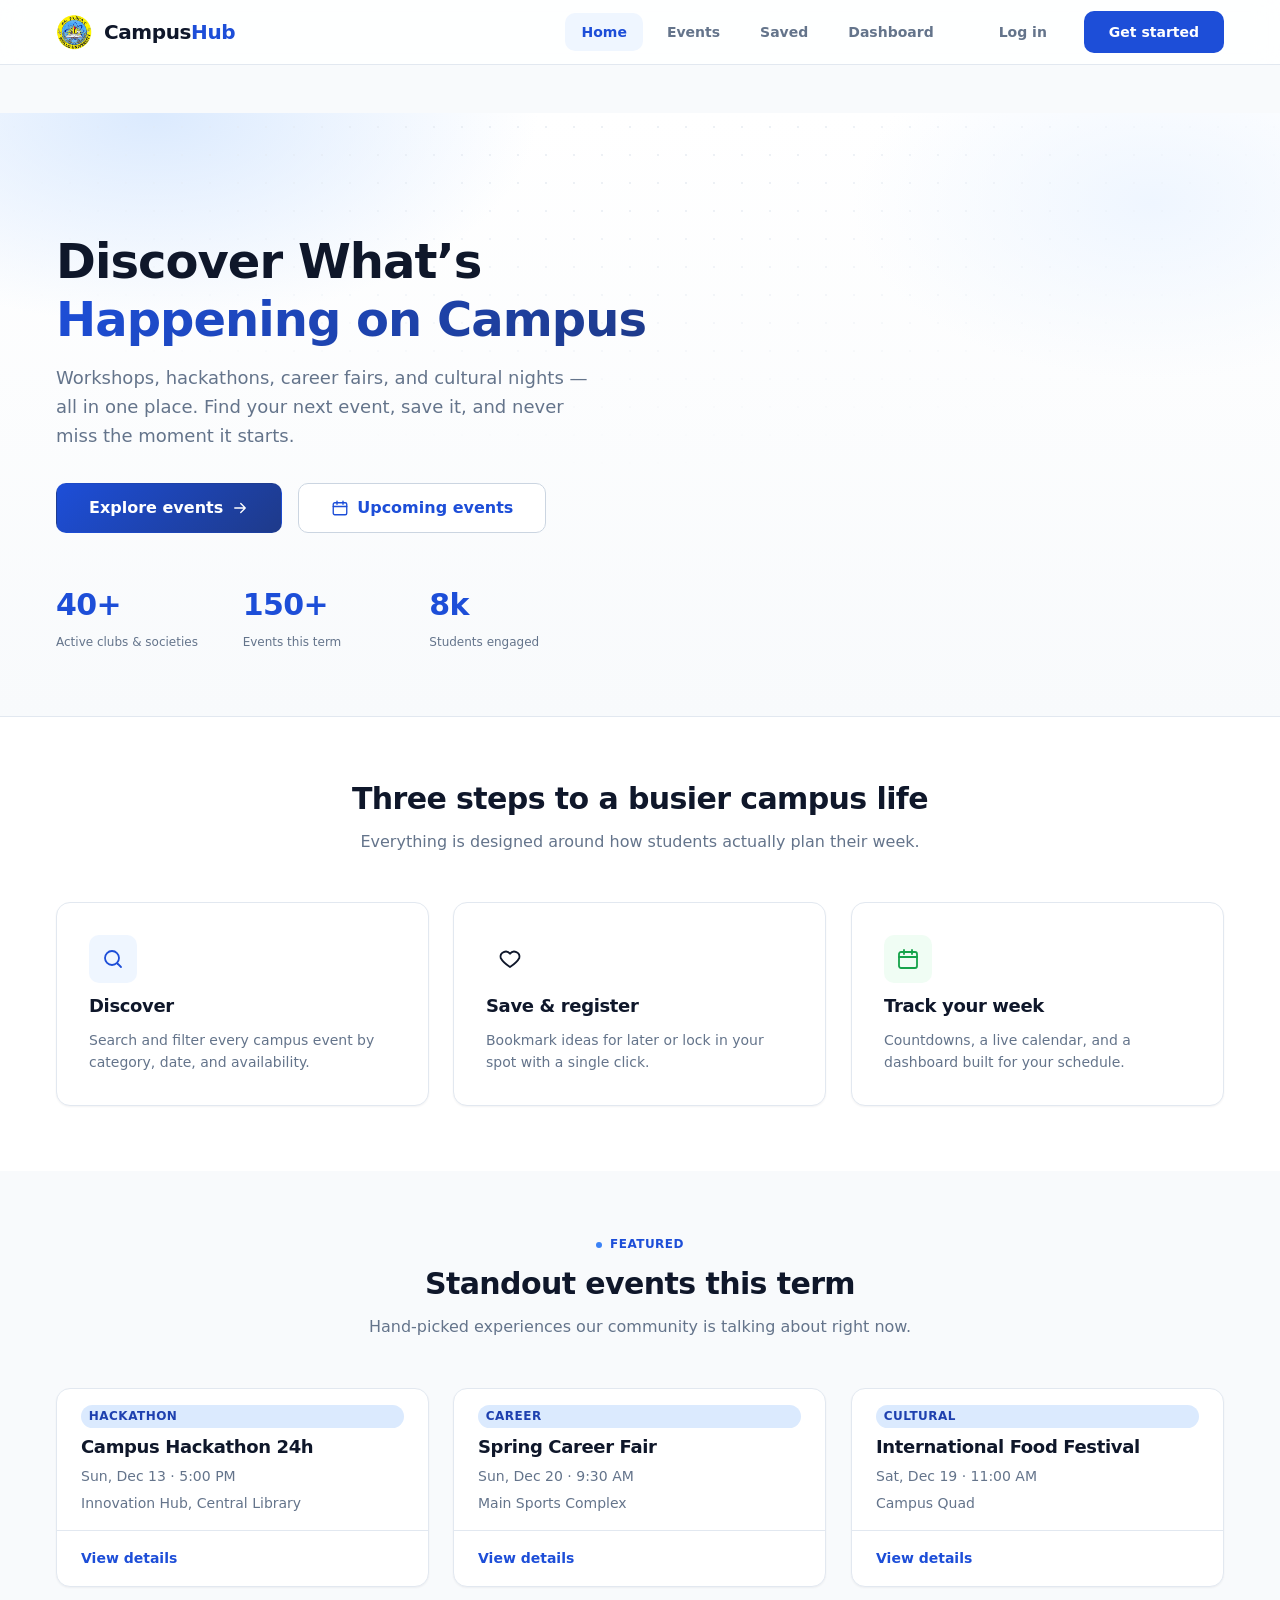
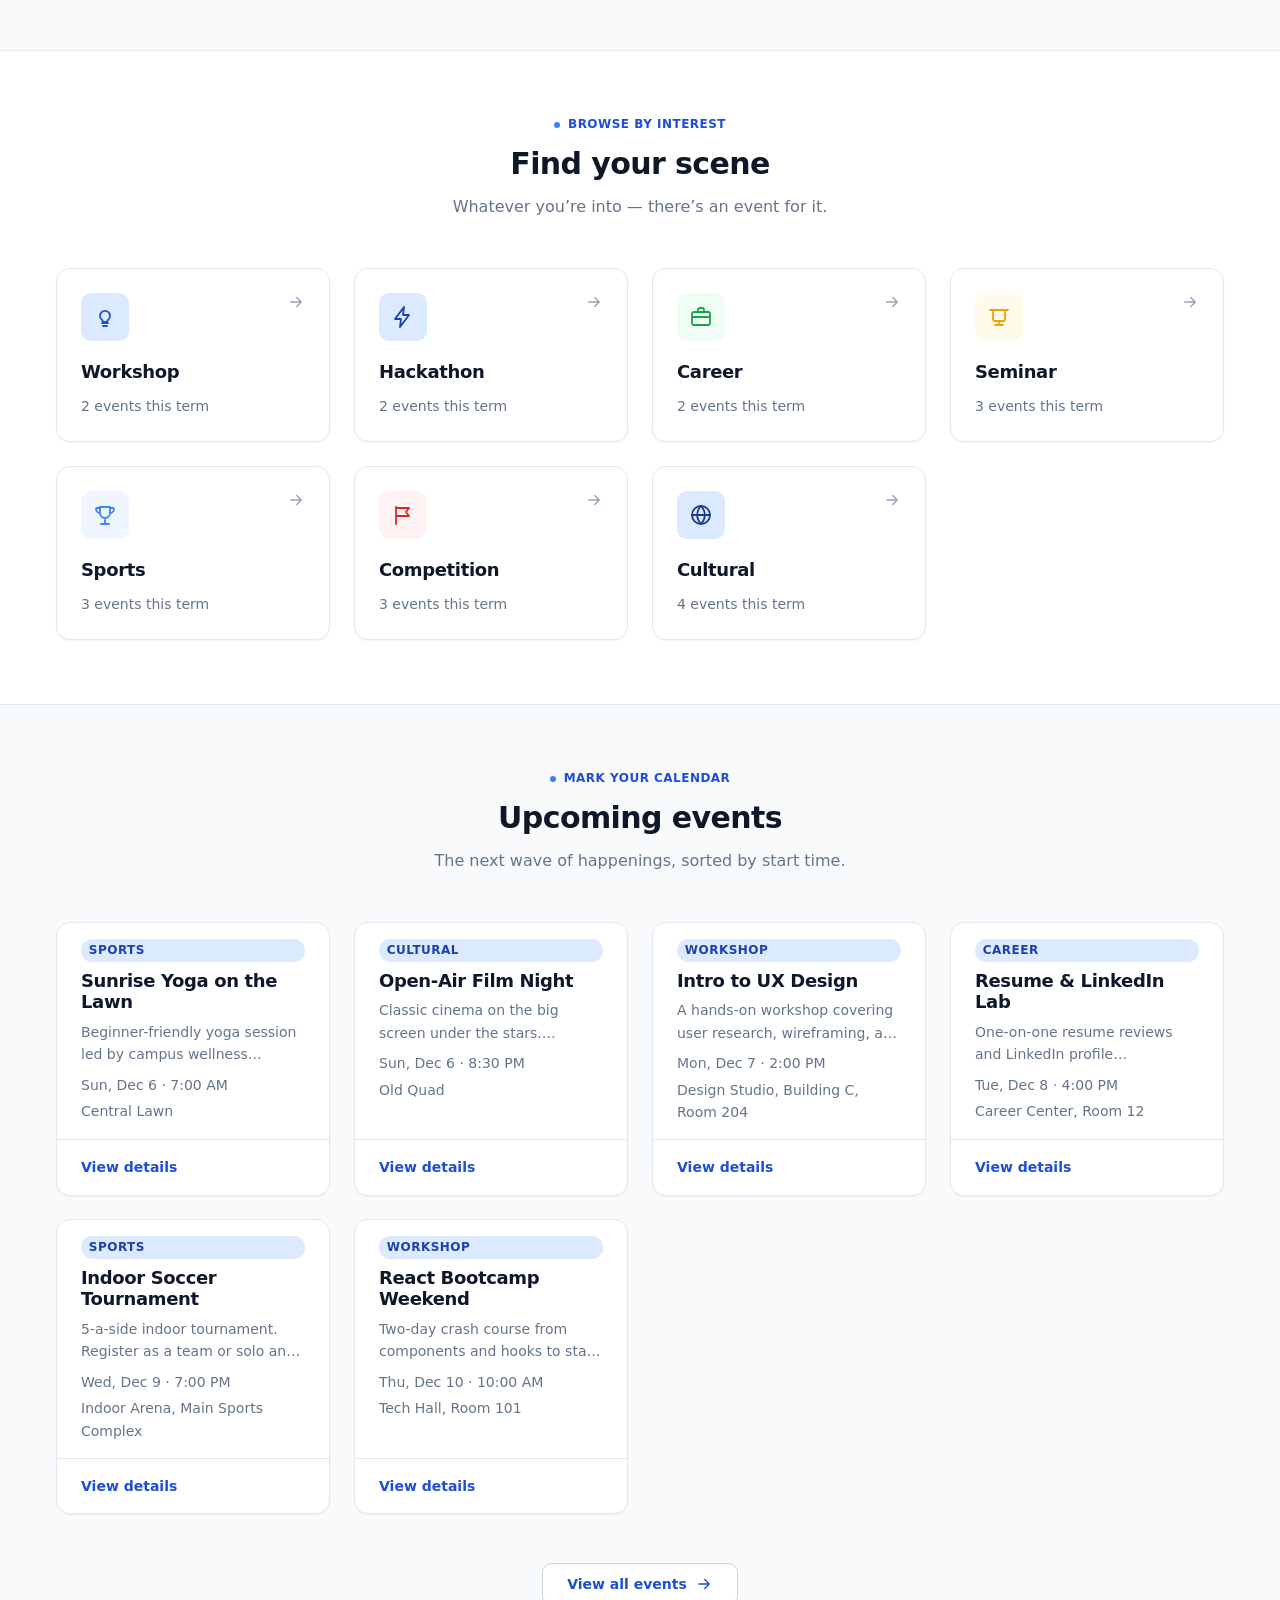
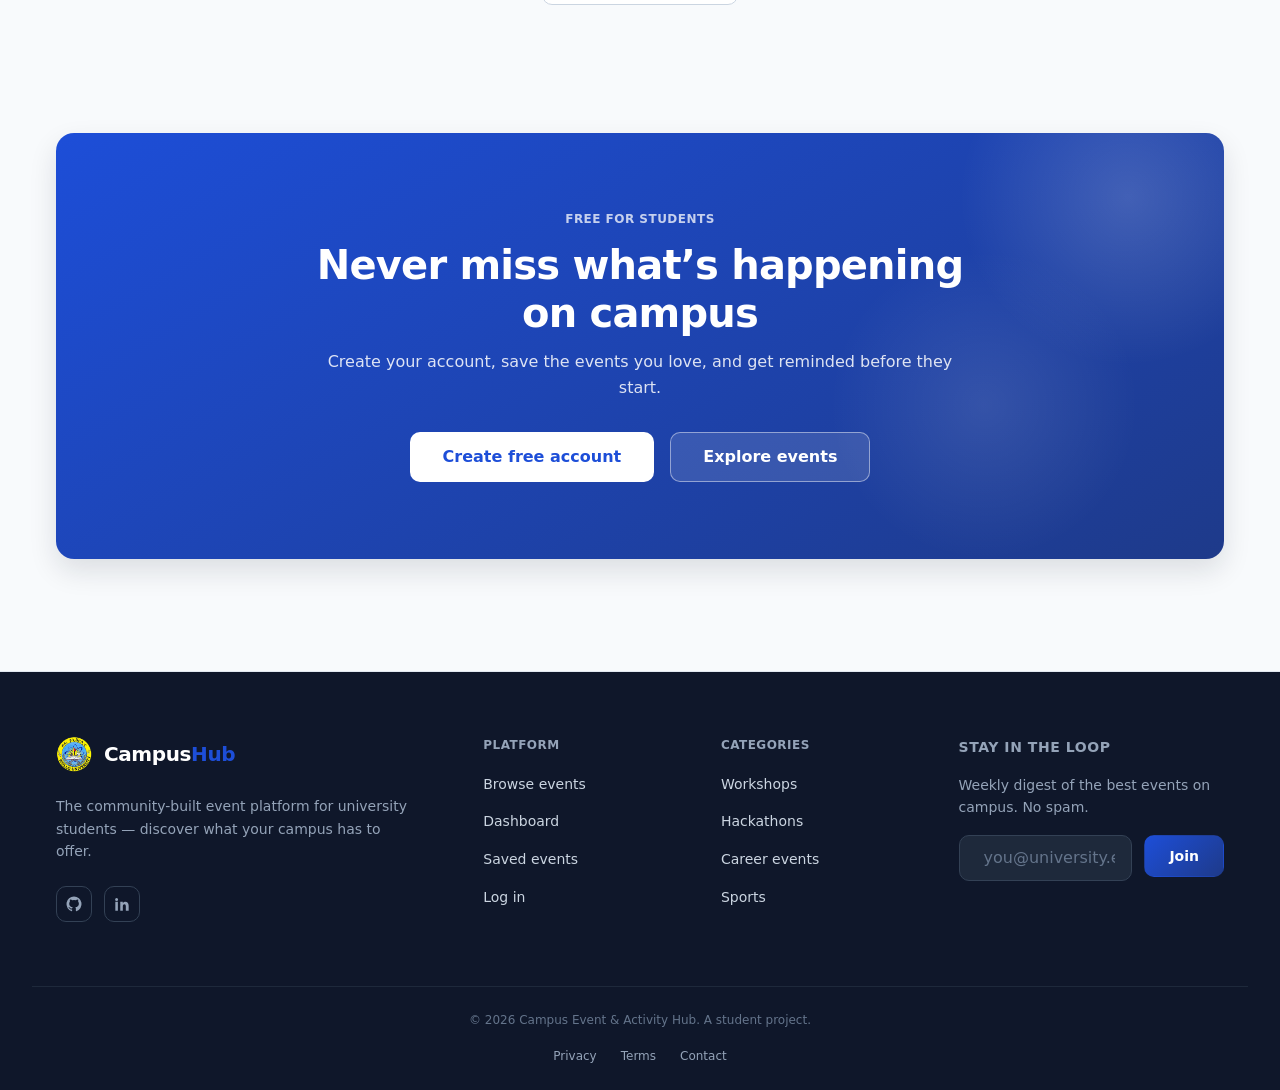
<file: html/index.html>
<!DOCTYPE html>
<html lang="en">
<head>
  <meta charset="UTF-8">
  <meta name="viewport" content="width=device-width, initial-scale=1.0">
  <meta name="description" content="Campus Event & Activity Hub — discover, search, and register for university events.">
  <title>Campus Event &amp; Activity Hub</title>
  <link rel="icon" href="../images/logo/logo.png" type="image/png">
  <link rel="stylesheet" href="../css/variables.css">
  <link rel="stylesheet" href="../css/base.css">
  <link rel="stylesheet" href="../css/components.css">
  <link rel="stylesheet" href="../css/layout-public.css">
</head>
<body>
  <a class="skip-link" href="#main-content">Skip to main content</a>

  <!-- ==================== Public navbar ==================== -->
  <header class="navbar" id="site-header">
    <div class="navbar-inner container">
      <button
        class="icon-btn nav-toggle"
        type="button"
        id="nav-toggle"
        aria-controls="nav-menu"
        aria-expanded="false"
        aria-label="Toggle navigation menu"
      >
        <svg class="icon icon-open" viewBox="0 0 24 24" aria-hidden="true"><path d="M4 6h16M4 12h16M4 18h16"/></svg>
        <svg class="icon icon-close" viewBox="0 0 24 24" aria-hidden="true"><path d="M6 6l12 12M18 6L6 18"/></svg>
      </button>

      <a class="brand" href="#/home" data-route data-page="home">
        <img class="brand-img" src="../images/logo/logo.png" alt="CampusHub" width="36" height="36">
        <span class="brand-name">Campus<em>Hub</em></span>
      </a>

      <nav class="nav-menu" id="nav-menu" aria-label="Primary">
        <ul class="nav-links">
          <li><a href="#/home" data-route data-page="home">Home</a></li>
          <li><a href="#/events" data-route data-page="events">Events</a></li>
          <li><a href="app.html#/saved">Saved</a></li>
          <li><a href="app.html#/dashboard">Dashboard</a></li>
        </ul>
        <div class="nav-actions" id="nav-actions">
          <a class="btn btn-ghost" href="login.html">Log in</a>
          <a class="btn btn-primary" href="register.html">Get started</a>
        </div>
      </nav>
    </div>
  </header>

  <main id="main-content" class="app-main">

    <!-- ==================== Home view ==================== -->
    <section id="view-home" class="view" data-view="home">
      <div class="hero">
        <div class="hero-bg" aria-hidden="true"></div>
        <div class="container hero-inner">
          <div>
    
            <h1 class="hero-title">Discover What&rsquo;s <span class="gradient-text">Happening on Campus</span></h1>
            <p class="hero-subtitle">
              Workshops, hackathons, career fairs, and cultural nights — all in one place.
              Find your next event, save it, and never miss the moment it starts.
            </p>
            <div class="hero-actions">
              <a class="btn btn-accent btn-lg" href="#/events">
                Explore events
                <svg class="icon" viewBox="0 0 24 24" aria-hidden="true">
                  <path d="M5 12h14M13 6l6 6-6 6"/>
                </svg>
              </a>
              <a class="btn btn-secondary btn-lg" href="#upcoming" data-scroll-to="upcoming">
                <svg class="icon" viewBox="0 0 24 24" aria-hidden="true">
                  <rect x="3" y="5" width="18" height="16" rx="2"/>
                  <path d="M8 3v4M16 3v4M3 10h18"/>
                </svg>
                Upcoming events
              </a>
            </div>
            <dl class="hero-stats">
              <div class="hero-stat"><dt>40+</dt><dd>Active clubs &amp; societies</dd></div>
              <div class="hero-stat"><dt>150+</dt><dd>Events this term</dd></div>
              <div class="hero-stat"><dt>8k</dt><dd>Students engaged</dd></div>
            </dl>
          </div>

  
            
              
          </div>
        </div>
      </div>

      <div class="features">
        <div class="container">
          <header class="features-header">
            <h2>Three steps to a busier campus life</h2>
            <p>Everything is designed around how students actually plan their week.</p>
          </header>
          <div class="features-grid">
            <article class="card card-hover feature-card" data-reveal>
              <div class="card-body">
                <span class="feature-icon">
                  <svg class="icon" viewBox="0 0 24 24" aria-hidden="true">
                    <circle cx="11" cy="11" r="7"/>
                    <path d="M20 20l-3.5-3.5"/>
                  </svg>
                </span>
                <h3>Discover</h3>
                <p>Search and filter every campus event by category, date, and availability.</p>
              </div>
            </article>
            <article class="card card-hover feature-card" data-reveal style="--reveal-delay:80ms;">
              <div class="card-body">
                <span class="feature-icon" style="background:var(--violet-50);color:var(--violet-600);">
                  <svg class="icon" viewBox="0 0 24 24" aria-hidden="true">
                    <path d="M12 20s-7-4.6-9.3-9A5.2 5.2 0 0112 6.8 5.2 5.2 0 0121.3 11C19 15.4 12 20 12 20z"/>
                  </svg>
                </span>
                <h3>Save &amp; register</h3>
                <p>Bookmark ideas for later or lock in your spot with a single click.</p>
              </div>
            </article>
            <article class="card card-hover feature-card" data-reveal style="--reveal-delay:160ms;">
              <div class="card-body">
                <span class="feature-icon" style="background:var(--success-50);color:var(--success-600);">
                  <svg class="icon" viewBox="0 0 24 24" aria-hidden="true">
                    <rect x="3" y="5" width="18" height="16" rx="2"/>
                    <path d="M8 3v4M16 3v4M3 10h18"/>
                  </svg>
                </span>
                <h3>Track your week</h3>
                <p>Countdowns, a live calendar, and a dashboard built for your schedule.</p>
              </div>
            </article>
          </div>
        </div>
      </div>

      <!-- ==================== Featured events ==================== -->
      <section class="landing-section" id="featured" aria-labelledby="featured-title">
        <div class="container">
          <header class="section-header" data-reveal>
            <p class="section-eyebrow">Featured</p>
            <h2 id="featured-title" class="section-title">Standout events this term</h2>
            <p class="section-sub">Hand-picked experiences our community is talking about right now.</p>
          </header>
          <div id="featured-grid" class="events-grid events-grid--fit"><!-- Featured cards mount here --></div>
        </div>
      </section>

      <!-- ==================== Event categories ==================== -->
      <section class="landing-section landing-section-alt" id="categories" aria-labelledby="categories-title">
        <div class="container">
          <header class="section-header" data-reveal>
            <p class="section-eyebrow">Browse by interest</p>
            <h2 id="categories-title" class="section-title">Find your scene</h2>
            <p class="section-sub">Whatever you&rsquo;re into — there&rsquo;s an event for it.</p>
          </header>
          <div id="categories-grid" class="category-grid"><!-- Category cards mount here --></div>
        </div>
      </section>

      <!-- ==================== Upcoming events ==================== -->
      <section class="landing-section" id="upcoming" aria-labelledby="upcoming-title">
        <div class="container">
          <header class="section-header" data-reveal>
            <p class="section-eyebrow">Mark your calendar</p>
            <h2 id="upcoming-title" class="section-title">Upcoming events</h2>
            <p class="section-sub">The next wave of happenings, sorted by start time.</p>
          </header>
          <div id="upcoming-grid" class="events-grid events-grid--fit"><!-- Upcoming cards mount here --></div>
          <div class="section-actions" data-reveal>
            <a class="btn btn-secondary" href="#/events">
              View all events
              <svg class="icon" viewBox="0 0 24 24" aria-hidden="true">
                <path d="M5 12h14M13 6l6 6-6 6"/></svg>
            </a>
          </div>
        </div>
      </section>

      <!-- ==================== Call to action ==================== -->
      <section class="landing-section" aria-labelledby="cta-title">
        <div class="container">
          <div class="cta-band" data-reveal>
            <div class="cta-band-glow" aria-hidden="true"></div>
            <div class="cta-band-content">
              <p class="cta-eyebrow">Free for students</p>
              <h2 id="cta-title" class="cta-title">Never miss what&rsquo;s happening on campus</h2>
              <p class="cta-text">
                Create your account, save the events you love, and get reminded before they start.
              </p>
              <div class="cta-actions">
                <a class="btn btn-lg cta-btn-primary" href="register.html">Create free account</a>
                <a class="btn btn-lg cta-btn-secondary" href="#/events">Explore events</a>
              </div>
            </div>
          </div>
        </div>
      </section>
    </section>

    <!-- ==================== Events view (Stage 2 mount target) ==================== -->
    <section id="view-events" class="view" data-view="events" hidden>
      <div class="container">
        <header class="view-header">
          <h1>Browse events</h1>
          <p id="events-result-count" class="result-count">Loading events…</p>
          <form id="search-form" class="search-bar" role="search" aria-label="Search events">
            <label class="visually-hidden" for="search-input">Search events</label>
            <div class="search-wrap">
              <svg class="icon" viewBox="0 0 24 24" aria-hidden="true">
                <circle cx="11" cy="11" r="7"/><path d="M20 20l-3.5-3.5"/></svg>
              <input id="search-input" class="input" type="search" placeholder="Search workshops, hackathons, seminars…" autocomplete="off">
            </div>
            <button type="submit" class="btn btn-primary">Search</button>
          </form>
          <div id="filter-bar" class="filter-bar" role="group" aria-label="Event filters">
            <label class="visually-hidden" for="category-filter">Filter by category</label>
            <select id="category-filter" class="select">
              <option value="all">All categories</option>
            </select>
            <label class="visually-hidden" for="date-filter">Filter by date</label>
            <select id="date-filter" class="select">
              <option value="all">All dates</option>
              <option value="upcoming">Upcoming</option>
              <option value="today">Today</option>
              <option value="this-week">This week</option>
              <option value="past">Past</option>
            </select>
            <label class="visually-hidden" for="sort-select">Sort events</label>
            <select id="sort-select" class="select">
              <option value="nearest">Sort: Nearest date</option>
              <option value="latest">Sort: Latest date</option>
              <option value="az">Sort: A–Z</option>
            </select>
          </div>
        </header>

        <div id="events-grid" class="events-grid"><!-- Event cards mount here --></div>
        <div id="events-empty" class="empty-state" hidden>
          <svg class="icon" viewBox="0 0 24 24" aria-hidden="true">
            <circle cx="11" cy="11" r="7"/>
            <path d="M20 20l-3.5-3.5"/>
          </svg>
          <p id="events-empty-text">No events found. Try adjusting your search or filters.</p>
        </div>
      </div>
    </section>

    <!-- ==================== Event detail view (Stage 2) ==================== -->
    <section id="view-event-detail" class="view" data-view="event-detail" hidden>
      <div class="container">
        <div id="event-detail" class="grid"><!-- Event detail mounts here in Stage 2 --></div>
      </div>
    </section>
  </main>

  <!-- ==================== Footer ==================== -->
  <footer class="footer">
    <div class="container footer-main">
      <div class="footer-brand">
        <a class="brand" href="#/home">
          <img class="brand-img" src="../images/logo/logo.png" alt="CampusHub" width="36" height="36">
          <span class="brand-name">Campus<em>Hub</em></span>
        </a>
        <p>The community-built event platform for university students — discover what your campus has to offer.</p>
<div class="footer-social">
          <a href="https://github.com/BimelsHabtamu" aria-label="GitHub" target="_blank" rel="noopener">
            <svg width="18" height="18" viewBox="0 0 24 24" fill="currentColor" aria-hidden="true">
              <path d="M12 2a10 10 0 00-3.2 19.5c.5.1.7-.2.7-.5v-1.8c-2.8.6-3.4-1.2-3.4-1.2-.5-1.1-1.1-1.5-1.1-1.5-.9-.6.1-.6.1-.6 1 .1 1.5 1 1.5 1 .9 1.5 2.4 1.1 3 .8.1-.7.4-1.1.7-1.4-2.3-.3-4.7-1.1-4.7-4.9 0-1.1.4-2 1-2.7-.1-.3-.4-1.3.1-2.7 0 0 .9-.3 2.8 1a9.7 9.7 0 015.1 0c1.9-1.3 2.8-1 2.8-1 .5 1.4.2 2.4.1 2.7.6.7 1 1.6 1 2.7 0 3.8-2.4 4.6-4.7 4.9.4.3.7.9.7 1.9V21c0 .3.2.6.7.5A10 10 0 0012 2z"/>
            </svg>
          </a>
          <a href="https://www.linkedin.com/in/bimels-habtamu-8873073b" aria-label="LinkedIn" target="_blank" rel="noopener">
            <svg width="18" height="18" viewBox="0 0 24 24" fill="currentColor" aria-hidden="true"><path d="M6.5 8.9H3.1V21h3.4zm-1.7-5a2 2 0 100 4 2 2 0 000-4zM20.9 14.2c0-3.5-1.9-5.2-4.4-5.2a3.8 3.8 0 00-3.4 1.9V8.9H9.7V21h3.4v-6.1c0-1.6.8-2.6 2.1-2.6s1.9 1 1.9 2.6V21h3.8z"/></svg>
          </a>
        </div>
      </div>

      <div>
        <p class="footer-heading">Platform</p>
        <ul class="footer-links">
          <li><a href="#/events">Browse events</a></li>
          <li><a href="app.html#/dashboard">Dashboard</a></li>
          <li><a href="app.html#/saved">Saved events</a></li>
          <li><a href="login.html">Log in</a></li>
        </ul>
      </div>

      <div>
        <p class="footer-heading">Categories</p>
        <ul class="footer-links">
          <li><a href="#/events">Workshops</a></li>
          <li><a href="#/events">Hackathons</a></li>
          <li><a href="#/events">Career events</a></li>
          <li><a href="#/events">Sports</a></li>
        </ul>
      </div>

      <div class="footer-newsletter">
        <p class="footer-heading">Stay in the loop</p>
        <p>Weekly digest of the best events on campus. No spam.</p>
        <form id="newsletter-form" class="search-bar" role="form" aria-label="Newsletter signup">
          <label class="visually-hidden" for="newsletter-email">Email address</label>
          <input id="newsletter-email" class="input" type="email" placeholder="you@university.edu" autocomplete="email">
          <button class="btn btn-accent" type="submit">Join</button>
        </form>
        <p id="newsletter-note" class="newsletter-note" hidden>Thanks — you&rsquo;re on the list. (demo)</p>
      </div>
    </div>

    <div class="footer-bottom container">
      <p>© 2026 Campus Event &amp; Activity Hub. A student project.</p>
      <nav aria-label="Legal">
        <a href="#">Privacy</a>
        <a href="#">Terms</a>
        <a href="#">Contact</a>
      </nav>
    </div>
  </footer>

  <template id="event-card-template">
    <article class="card card-hover event-card">
      <div class="event-card-cover">
        <img class="event-card-image" src="" alt="" loading="lazy">
        <span class="badge badge-brand event-card-badge"></span>
      </div>
      <div class="event-card-body">
        <h3 class="event-card-title"><a class="event-card-title-link" href="">Title</a></h3>
        <p class="event-card-meta">
          <span class="event-card-datetime">
            <svg class="icon" viewBox="0 0 24 24" aria-hidden="true">
              <rect x="3" y="5" width="18" height="16" rx="2"/>
              <path d="M8 3v4M16 3v4M3 10h18"/>
            </svg>
            <time class="event-card-date"></time>
          </span>
          <span class="event-card-location">
            <svg class="icon" viewBox="0 0 24 24" aria-hidden="true">
              <path d="M12 21s-7-5.1-7-11a7 7 0 0114 0c0 5.9-7 11-7 11z"/>
              <circle cx="12" cy="10" r="2.5"/>
            </svg>
            <span class="event-card-location-text"></span>
          </span>
        </p>
      </div>
      <div class="event-card-actions">
        <a class="event-card-link" href="">View details</a>
        <button class="btn btn-sm btn-secondary event-card-save" type="button" aria-pressed="false">Save</button>
      </div>
    </article>
  </template>

  <script type="module" src="../js/app.js"></script>
  <noscript>
    <p class="text-center" style="padding:1rem;">JavaScript is required to use the Campus Event &amp; Activity Hub.</p>
  </noscript>
</body>
</html>
</file>
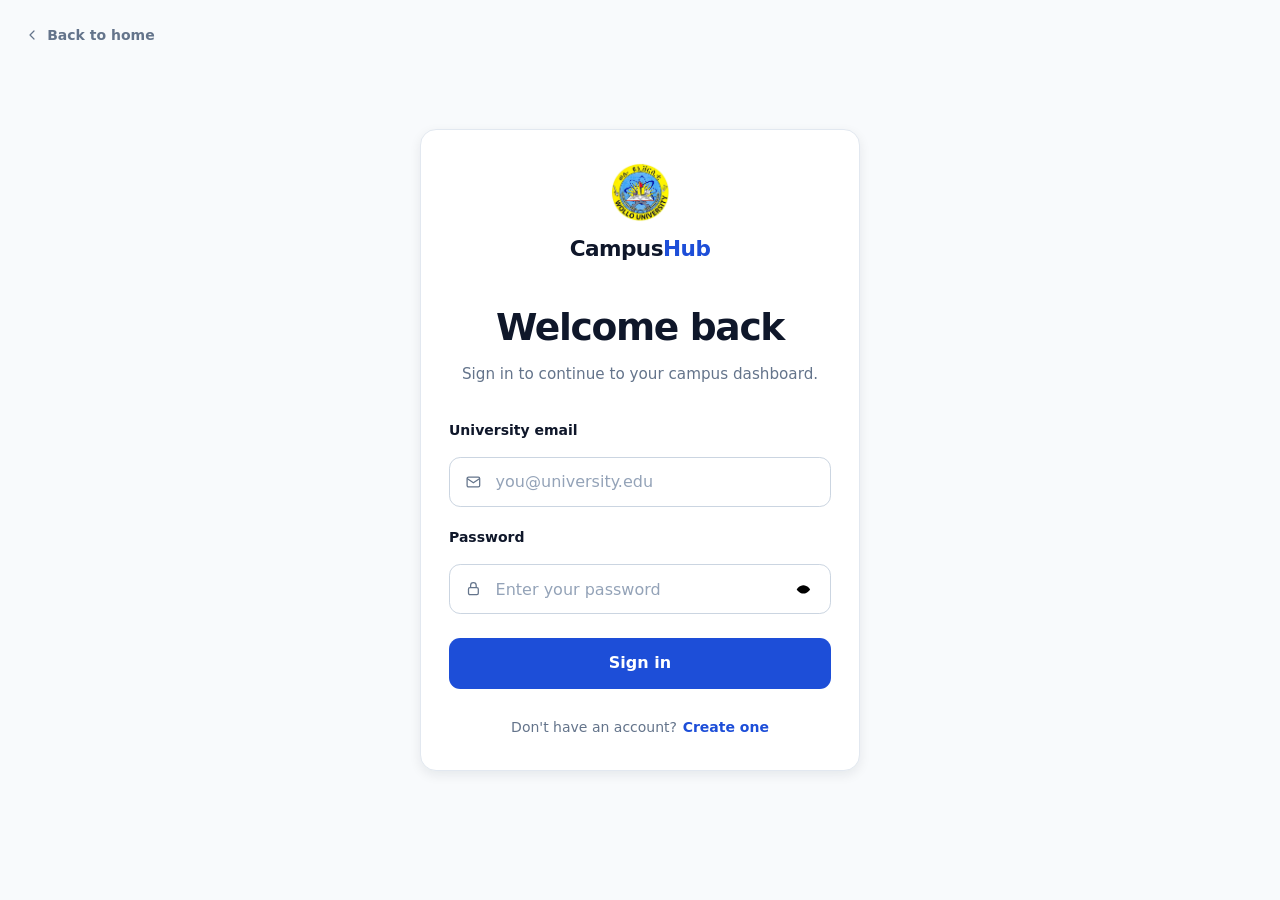
<file: html/admin-dashboard.html>
<!DOCTYPE html>

<html lang="en">

<head>
  <meta charset="UTF-8">
  <meta name="viewport" content="width=device-width, initial-scale=1.0">
  <meta name="description" content="Admin Dashboard — Campus Event & Activity Hub">
  <title>Admin Dashboard · Campus Event &amp; Activity Hub</title>

  <link rel="icon" href="../images/logo/logo.png" type="image/png">

  <link rel="stylesheet" href="../css/variables.css">
  <link rel="stylesheet" href="../css/base.css">
  <link rel="stylesheet" href="../css/components.css">
  <link rel="stylesheet" href="../css/layout-dashboard.css">
  <link rel="stylesheet" href="../css/admin.css">
</head>

<body class="app-shell" id="app-shell">

  <a class="skip-link" href="#main-content">Skip to main content</a>

  <!-- ==================== Sidebar ==================== -->

  <aside class="sidebar" id="sidebar" aria-label="Admin Sidebar">

    <div class="sidebar-brand">
      <a class="brand" href="index.html" title="Back to public site">
        <img class="brand-img" src="../images/logo/logo.png" alt="CampusHub" width="36" height="36">
        <span class="brand-name">Campus<em>Hub</em></span>
      </a>

      <button class="icon-btn sidebar-close" id="sidebar-close" type="button" aria-label="Close sidebar">
        <svg class="icon" viewBox="0 0 24 24" aria-hidden="true">
          <path d="M6 6l12 12M18 6L6 18" />
        </svg>
      </button>
    </div>

    <nav class="sidebar-nav" aria-label="Admin navigation">

      <div class="nav-section">
        <span class="nav-section-title">Admin</span>

        <a class="nav-item" href="#/admin-dashboard" data-route data-page="admin-dashboard">
          <svg class="icon" viewBox="0 0 24 24" aria-hidden="true">
            <rect x="3" y="3" width="7" height="9" rx="1.5" />
            <rect x="14" y="3" width="7" height="5" rx="1.5" />
            <rect x="14" y="12" width="7" height="9" rx="1.5" />
            <rect x="3" y="16" width="7" height="5" rx="1.5" />
          </svg>
          <span class="nav-label">Dashboard</span>
        </a>
      </div>

      <div class="nav-section">
        <span class="nav-section-title">Management</span>

        <a class="nav-item" href="#/manage-events" data-route data-page="manage-events">
          <svg class="icon" viewBox="0 0 24 24" aria-hidden="true">
            <rect x="3" y="4" width="18" height="16" rx="2" />
            <path d="M8 2v4M16 2v4M3 10h18" />
          </svg>
          <span class="nav-label">Manage Events</span>
        </a>

        <a class="nav-item" href="#/registrations" data-route data-page="registrations">
          <svg class="icon" viewBox="0 0 24 24" aria-hidden="true">
            <path d="M16 4h2a2 2 0 012 2v14a2 2 0 01-2 2H6a2 2 0 01-2-2V6a2 2 0 012-2h2" />
            <rect x="8" y="2" width="8" height="4" rx="1" />
            <path d="M9 14l2 2 4-4" />
          </svg>
          <span class="nav-label">Registrations</span>
        </a>
      </div>

      <div class="nav-section">
        <span class="nav-section-title">Account</span>

        <a class="nav-item" href="profile.html">
          <svg class="icon" viewBox="0 0 24 24" aria-hidden="true">
            <circle cx="12" cy="8" r="4" />
            <path d="M4 20c1.5-3.5 4.2-5 8-5s6.5 1.5 8 5" />
          </svg>
          <span class="nav-label">Profile</span>
        </a>

        <a class="nav-item" href="settings.html">
          <svg class="icon" viewBox="0 0 24 24" aria-hidden="true">
            <path d="M4 6h10M18 6h2M4 12h4M12 12h8M4 18h12M20 18h0" />
            <circle cx="16" cy="6" r="2" />
            <circle cx="10" cy="12" r="2" />
            <circle cx="18" cy="18" r="2" />
          </svg>
          <span class="nav-label">Settings</span>
        </a>
      </div>

      <a class="nav-item nav-item-danger" id="logout-link" href="login.html">
        <svg class="icon" viewBox="0 0 24 24" aria-hidden="true">
          <path d="M9 21H5a2 2 0 01-2-2V5a2 2 0 012-2h4" />
          <path d="M16 17l5-5-5-5M21 12H9" />
        </svg>
        <span class="nav-label">Logout</span>
      </a>

    </nav>

  </aside>

  <div class="sidebar-overlay" id="sidebar-overlay" hidden></div>

  <!-- ==================== Main column ==================== -->

  <div class="app-main">

    <header class="topbar">

      <div class="topbar-left">
        <button class="icon-btn sidebar-toggle" id="sidebar-toggle" type="button" aria-controls="sidebar"
          aria-expanded="false" aria-label="Toggle sidebar">
          <svg class="icon" viewBox="0 0 24 24" aria-hidden="true">
            <path d="M4 6h16M4 12h16M4 18h16" />
          </svg>
        </button>

        <h1 class="page-title" id="page-title">Admin Dashboard</h1>
      </div>

      <div class="topbar-right">
        <span class="badge badge-danger" style="text-transform:none;letter-spacing:normal;font-size:0.7rem;">
          Admin
        </span>

        <a class="user-chip" href="profile.html" aria-label="Your profile">
          <span class="avatar" aria-hidden="true" id="admin-avatar">AU</span>

          <span class="user-chip-meta">
            <span class="user-chip-name" id="admin-name">Admin User</span>
            <span class="user-chip-role">Administrator</span>
          </span>
        </a>
      </div>

    </header>

    <main id="main-content" class="app-content">

      <!-- ========== Admin Dashboard ========== -->
      <section id="view-admin-dashboard" class="view" data-view="admin-dashboard">

        <header class="page-header">
          <h1>Admin Dashboard</h1>
          <p>
            Overview of all campus events, registrations, and platform activity.
          </p>
        </header>

        <div class="stat-grid" aria-label="Platform statistics">

          <article class="card stat-card">
            <span class="stat-card-icon">
              <svg class="icon" viewBox="0 0 24 24" aria-hidden="true">
                <rect x="3" y="4" width="18" height="16" rx="2" />
                <path d="M8 2v4M16 2v4M3 10h18" />
              </svg>
            </span>

            <div>
              <p id="admin-stat-total" class="stat-card-value">—</p>
              <p class="stat-card-label">Total Events</p>
            </div>
          </article>

          <article class="card stat-card">
            <span class="stat-card-icon success">
              <svg class="icon" viewBox="0 0 24 24" aria-hidden="true">
                <circle cx="12" cy="12" r="9" />
                <path d="M12 7v5l3 2" />
              </svg>
            </span>

            <div>
              <p id="admin-stat-upcoming" class="stat-card-value">—</p>
              <p class="stat-card-label">Upcoming Events</p>
            </div>
          </article>

          <article class="card stat-card">
            <span class="stat-card-icon warning">
              <svg class="icon" viewBox="0 0 24 24" aria-hidden="true">
                <circle cx="12" cy="12" r="9" />
                <path d="M8 12.5l2.5 2.5L16 9.5" />
              </svg>
            </span>

            <div>
              <p id="admin-stat-completed" class="stat-card-value">—</p>
              <p class="stat-card-label">Completed Events</p>
            </div>
          </article>

          <article class="card stat-card">
            <span class="stat-card-icon violet">
              <svg class="icon" viewBox="0 0 24 24" aria-hidden="true">
                <path d="M16 4h2a2 2 0 012 2v14a2 2 0 01-2 2H6a2 2 0 01-2-2V6a2 2 0 012-2h2" />
                <rect x="8" y="2" width="8" height="4" rx="1" />
              </svg>
            </span>

            <div>
              <p id="admin-stat-registrations" class="stat-card-value">—</p>
              <p class="stat-card-label">Total Registrations</p>
            </div>
          </article>

        </div>

        <div class="stacked-sections">
          <div class="card">

            <header class="card-header">
              <h2 class="card-title">Recent Registrations</h2>
              <a class="btn btn-sm btn-secondary" href="#/registrations">
                View All
              </a>
            </header>

            <div id="admin-recent-regs"></div>

            <div id="admin-recent-regs-empty" class="empty-state admin-empty" hidden>
              <svg class="icon" viewBox="0 0 24 24" aria-hidden="true">
                <path d="M16 4h2a2 2 0 012 2v14a2 2 0 01-2 2H6a2 2 0 01-2-2V6a2 2 0 012-2h2" />
                <rect x="8" y="2" width="8" height="4" rx="1" />
              </svg>

              <h2>No registrations yet</h2>
              <p>
                Registrations will appear here once students start signing up
                for events.
              </p>
            </div>

          </div>
        </div>

      </section>

      <!-- ========== Manage Events ========== -->
      <section id="view-manage-events" class="view" data-view="manage-events" hidden>

        <header class="page-header">
          <h1>Manage Events</h1>
          <p>
            Create, edit, and remove campus events. Changes are saved to
            LocalStorage.
          </p>
        </header>

        <div class="admin-toolbar">

          <div class="search-wrap">
            <svg class="icon" viewBox="0 0 24 24" aria-hidden="true">
              <circle cx="11" cy="11" r="7" />
              <path d="M20 20l-3.5-3.5" />
            </svg>

            <label class="visually-hidden" for="admin-event-search">
              Search events
            </label>

            <input id="admin-event-search" class="input" type="search" placeholder="Search events…" autocomplete="off">
          </div>

          <select id="admin-event-cat-filter" class="select" aria-label="Filter by category">
            <option value="">All Categories</option>
          </select>

          <button id="admin-create-event-btn" class="btn btn-primary" type="button">
            <svg class="icon" viewBox="0 0 24 24" aria-hidden="true">
              <path d="M12 5v14M5 12h14" />
            </svg>
            Create Event
          </button>

        </div>

        <div class="card">

          <div id="admin-events-table-wrap" class="admin-table-wrap admin-table-responsive">
            <table class="admin-table" id="admin-events-table">

              <thead>
                <tr>
                  <th>Event</th>
                  <th>Category</th>
                  <th>Date</th>
                  <th>Capacity</th>
                  <th>Registrations</th>
                  <th>Actions</th>
                </tr>
              </thead>

              <tbody id="admin-events-tbody"></tbody>

            </table>
          </div>

          <div id="admin-events-empty" class="empty-state admin-empty" hidden>
            <svg class="icon" viewBox="0 0 24 24" aria-hidden="true">
              <rect x="3" y="4" width="18" height="16" rx="2" />
              <path d="M8 2v4M16 2v4M3 10h18" />
            </svg>

            <h2 id="admin-events-empty-title">No events found</h2>

            <p id="admin-events-empty-copy">
              Create your first event or adjust your search filters.
            </p>

            <button class="btn btn-primary" id="admin-events-empty-create" type="button">
              Create Event
            </button>
          </div>

        </div>

      </section>

      <!-- ========== Registrations ========== -->
      <section id="view-registrations" class="view" data-view="registrations" hidden>

        <header class="page-header">
          <h1>Registrations</h1>
          <p>All student registrations across every event.</p>
        </header>

        <div class="admin-toolbar">

          <div class="search-wrap">
            <svg class="icon" viewBox="0 0 24 24" aria-hidden="true">
              <circle cx="11" cy="11" r="7" />
              <path d="M20 20l-3.5-3.5" />
            </svg>

            <label class="visually-hidden" for="admin-reg-search">
              Search registrations
            </label>

            <input id="admin-reg-search" class="input" type="search" placeholder="Search by name, email, or event…"
              autocomplete="off">
          </div>

        </div>

        <div class="card">

          <div id="admin-regs-count" class="view-count" role="status"></div>

          <div id="admin-regs-list"></div>

          <div id="admin-regs-empty" class="empty-state admin-empty" hidden>
            <svg class="icon" viewBox="0 0 24 24" aria-hidden="true">
              <path d="M16 4h2a2 2 0 012 2v14a2 2 0 01-2-2V6a2 2 0 012-2h2" />
              <rect x="8" y="2" width="8" height="4" rx="1" />
            </svg>

            <h2>No registrations found</h2>

            <p>
              Students will appear here once they register for events.
            </p>
          </div>

        </div>

      </section>

    </main>

  </div>

  <!-- ==================== Event Form Modal ==================== -->

  <div class="modal-overlay" id="event-modal-overlay" aria-hidden="true">
    <div class="modal" role="dialog" aria-labelledby="event-modal-title" aria-modal="true">

      <header class="modal-header">
        <h2 id="event-modal-title">Create Event</h2>

        <button class="icon-btn" id="event-modal-close" type="button" aria-label="Close">
          <svg class="icon" viewBox="0 0 24 24" aria-hidden="true">
            <path d="M6 6l12 12M18 6L6 18" />
          </svg>
        </button>
      </header>

      <form id="event-form" class="modal-body" novalidate>

        <input type="hidden" id="event-form-id" value="">

        <div class="form-field">
          <label class="form-label" for="event-form-title">
            Title *
          </label>

          <input id="event-form-title" class="input" type="text" placeholder="e.g. Web Development Workshop" required>

          <span id="event-form-title-error" class="field-error" role="alert" hidden></span>
        </div>

        <div class="form-row cols-2">

          <div class="form-field">
            <label class="form-label" for="event-form-category">
              Category *
            </label>

            <select id="event-form-category" class="select" required>
              <option value="">Select category</option>
            </select>

            <span id="event-form-category-error" class="field-error" role="alert" hidden></span>
          </div>

          <div class="form-field">
            <label class="form-label" for="event-form-capacity">
              Capacity *
            </label>

            <input id="event-form-capacity" class="input" type="number" min="1" max="10000" placeholder="e.g. 50"
              required>

            <span id="event-form-capacity-error" class="field-error" role="alert" hidden></span>
          </div>

        </div>

        <div class="form-row cols-2">

          <div class="form-field">
            <label class="form-label" for="event-form-date">
              Date *
            </label>

            <input id="event-form-date" class="input" type="date" required>

            <span id="event-form-date-error" class="field-error" role="alert" hidden></span>
          </div>

          <div class="form-field">
            <label class="form-label" for="event-form-time">
              Time *
            </label>

            <input id="event-form-time" class="input" type="time" required>

            <span id="event-form-time-error" class="field-error" role="alert" hidden></span>
          </div>

        </div>

        <div class="form-row cols-2">

          <div class="form-field">
            <label class="form-label" for="event-form-location">
              Location *
            </label>

            <input id="event-form-location" class="input" type="text" placeholder="e.g. Room 101, Tech Building"
              required>

            <span id="event-form-location-error" class="field-error" role="alert" hidden></span>
          </div>

          <div class="form-field">
            <label class="form-label" for="event-form-duration">
              Duration (minutes)
            </label>

            <input id="event-form-duration" class="input" type="number" min="15" max="1440" step="15"
              placeholder="e.g. 120">
          </div>

        </div>

        <div class="form-field">
          <label class="form-label" for="event-form-description">
            Description *
          </label>

          <textarea id="event-form-description" class="textarea" rows="4" placeholder="Describe the event…"
            required></textarea>

          <span id="event-form-description-error" class="field-error" role="alert" hidden></span>
        </div>

        <div class="form-field">
          <label class="form-label" for="event-form-image">
            Image URL (optional)
          </label>

          <input id="event-form-image" class="input" type="url" placeholder="https://example.com/image.jpg">

          <span class="form-hint">
            Leave blank for a default image.
          </span>
        </div>

      </form>

      <footer class="modal-footer">
        <button class="btn btn-ghost" id="event-form-cancel" type="button">
          Cancel
        </button>

        <button class="btn btn-primary" id="event-form-submit" type="submit" form="event-form">
          Create Event
        </button>
      </footer>

    </div>

  </div>

  <!-- ==================== Delete Confirmation Modal ==================== -->

  <div class="modal-overlay" id="delete-modal-overlay" aria-hidden="true">

    <div class="modal" role="alertdialog" aria-labelledby="delete-modal-title" aria-describedby="delete-modal-desc"
      aria-modal="true" style="max-width:28rem;">

      <header class="modal-header">
        <h2 id="delete-modal-title">Delete Event</h2>

        <button class="icon-btn" id="delete-modal-close" type="button" aria-label="Close">
          <svg class="icon" viewBox="0 0 24 24" aria-hidden="true">
            <path d="M6 6l12 12M18 6L6 18" />
          </svg>
        </button>
      </header>

      <div class="modal-body">
        <p id="delete-modal-desc">
          Are you sure you want to delete this event?
          This action cannot be undone.
        </p>

        <p class="text-sm text-muted" id="delete-modal-event-name"
          style="margin-top:var(--spacing-sm);font-weight:var(--weight-semibold);"></p>
      </div>

      <footer class="modal-footer">

        <button class="btn btn-ghost" id="delete-modal-cancel" type="button">
          Cancel
        </button>

        <button class="btn btn-danger" id="delete-modal-confirm" type="button">
          Delete
        </button>

      </footer>

    </div>
    

  </div>

  <!-- ==================== Toast ==================== -->

  <div class="event-toast" id="admin-toast" role="status" aria-live="polite"></div>

  <script type="module" src="../js/admin-dashboard.js"></script>

  <noscript>
    <p class="text-center" style="padding:1rem;">
      JavaScript is required to use the Campus Event &amp; Activity Hub.
    </p>
  </noscript>

</body>

</html>
</file>
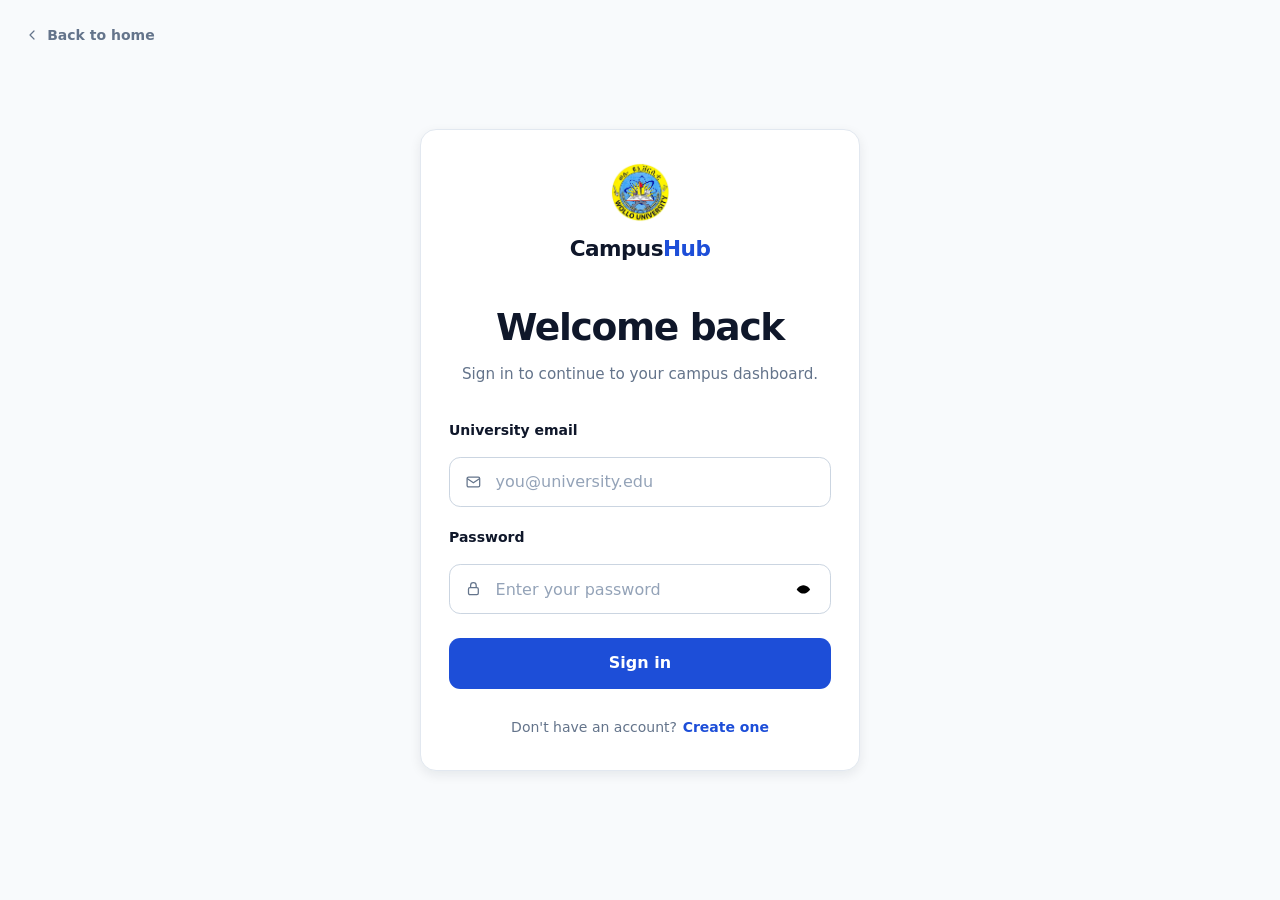
<file: html/app.html>
<!DOCTYPE html>

<html lang="en">

<head>
  <meta charset="UTF-8">
  <meta name="viewport" content="width=device-width, initial-scale=1.0">

  <meta name="description" content="Campus Event & Activity Hub — your personal event dashboard.">

  <title>Dashboard · Campus Event &amp; Activity Hub</title>

  <link rel="icon" href="../images/logo/logo.png" type="image/png">

  <link rel="stylesheet" href="../css/variables.css">
  <link rel="stylesheet" href="../css/base.css">
  <link rel="stylesheet" href="../css/components.css">
  <link rel="stylesheet" href="../css/layout-dashboard.css">

  <!-- ==================== AUTH GUARD ==================== -->

  <script type="module">
    import {
      isLoggedIn,
      getCurrentUser
    } from "../js/auth.js";

    const user = getCurrentUser();

    if (!isLoggedIn() || !user) {
      window.location.replace("login.html");
    }

    // Admin users should not access the student dashboard.
    if (user && user.role === "admin") {
      window.location.replace("admin-dashboard.html");
    }
  </script>

</head>

<body class="app-shell" id="app-shell">

  <a class="skip-link" href="#main-content">
    Skip to main content
  </a>

  <!-- ==================== SIDEBAR ==================== -->

  <aside class="sidebar" id="sidebar" aria-label="Sidebar">

    <div class="sidebar-brand">

      <a class="brand" href="index.html" title="Back to public site">
        <img class="brand-img" src="../images/logo/logo.png" alt="CampusHub" width="36" height="36">

        <span class="brand-name">
          Campus<em>Hub</em>
        </span>
      </a>

      <button class="icon-btn sidebar-close" id="sidebar-close" type="button" aria-label="Close sidebar">
        <svg class="icon" viewBox="0 0 24 24" aria-hidden="true">
          <path d="M6 6l12 12M18 6L6 18" />
        </svg>
      </button>

    </div>

    <nav class="sidebar-nav" aria-label="Dashboard">

      <!-- MAIN -->

      <div class="nav-section">

        <span class="nav-section-title">
          Main
        </span>

        <a class="nav-item" href="#/dashboard" data-route data-page="dashboard">
          <svg class="icon" viewBox="0 0 24 24" aria-hidden="true">
            <rect x="3" y="3" width="7" height="9" rx="1.5" />
            <rect x="14" y="3" width="7" height="5" rx="1.5" />
            <rect x="14" y="12" width="7" height="9" rx="1.5" />
            <rect x="3" y="16" width="7" height="5" rx="1.5" />
          </svg>

          <span class="nav-label">
            Dashboard
          </span>
        </a>

      </div>

      <!-- PLANNER -->

      <div class="nav-section">

        <span class="nav-section-title">
          Planner
        </span>

        <a class="nav-item" href="#/my-events" data-route data-page="my-events">
          <svg class="icon" viewBox="0 0 24 24" aria-hidden="true">
            <path d="M4 8a2 2 0 012-2h12a2 2 0 012 2v2a2 2 0 000 4v2a2 2 0 01-2 2H6a2 2 0 01-2-2v-2a2 2 0 000-4z" />
            <path d="M14 6v12h-1.5" />
          </svg>

          <span class="nav-label">
            My Events
          </span>
        </a>

        <a class="nav-item" href="#/saved" data-route data-page="saved">
          <svg class="icon" viewBox="0 0 24 24" aria-hidden="true">
            <path d="M6 4.5h12V20l-6-4-6 4z" />
            <path d="M9 9h6" />
          </svg>

          <span class="nav-label">
            Saved Events
          </span>
        </a>

        <a class="nav-item" href="#/calendar" data-route data-page="calendar">
          <svg class="icon" viewBox="0 0 24 24" aria-hidden="true">
            <rect x="3" y="5" width="18" height="16" rx="2" />
            <path d="M8 3v4M16 3v4M3 10h18M9 15h.01M13 15h.01M17 15h.01M9 18h.01" />
          </svg>

          <span class="nav-label">
            Calendar
          </span>
        </a>

      </div>

      <!-- ACCOUNT -->

      <div class="nav-section">

        <span class="nav-section-title">
          Account
        </span>

        <a class="nav-item" href="profile.html">
          <svg class="icon" viewBox="0 0 24 24" aria-hidden="true">
            <circle cx="12" cy="8" r="4" />
            <path d="M4 20c1.5-3.5 4.2-5 8-5s6.5 1.5 8 5" />
          </svg>

          <span class="nav-label">
            Profile
          </span>
        </a>

        <a class="nav-item" href="settings.html">
          <svg class="icon" viewBox="0 0 24 24" aria-hidden="true">
            <path d="M4 6h10M18 6h2M4 12h4M12 12h8M4 18h12M20 18h0" />
            <circle cx="16" cy="6" r="2" />
            <circle cx="10" cy="12" r="2" />
            <circle cx="18" cy="18" r="2" />
          </svg>

          <span class="nav-label">
            Settings
          </span>
        </a>

      </div>

      <!-- ADMIN -->

      <div class="nav-section" id="admin-nav-section" hidden>

        <span class="nav-section-title">
          Admin
        </span>

        <a class="nav-item" href="admin-dashboard.html">
          <svg class="icon" viewBox="0 0 24 24" aria-hidden="true">
            <rect x="3" y="3" width="7" height="9" rx="1.5" />
            <rect x="14" y="3" width="7" height="5" rx="1.5" />
            <rect x="14" y="12" width="7" height="9" rx="1.5" />
            <rect x="3" y="16" width="7" height="5" rx="1.5" />
          </svg>

          <span class="nav-label">
            Admin Dashboard
          </span>
        </a>

      </div>

      <!-- LOGOUT -->

      <a class="nav-item nav-item-danger" id="logout-link" href="index.html">
        <svg class="icon" viewBox="0 0 24 24" aria-hidden="true">
          <path d="M9 21H5a2 2 0 01-2-2V5a2 2 0 012-2h4" />
          <path d="M16 17l5-5-5-5M21 12H9" />
        </svg>

        <span class="nav-label">
          Logout
        </span>
      </a>

    </nav>

  </aside>

  <div class="sidebar-overlay" id="sidebar-overlay" hidden></div>

  <!-- ==================== MAIN COLUMN ==================== -->

  <div class="app-main">

    <!-- ==================== TOPBAR ==================== -->

    <header class="topbar">

      <div class="topbar-left">

        <button class="icon-btn sidebar-toggle" id="sidebar-toggle" type="button" aria-controls="sidebar"
          aria-expanded="false" aria-label="Toggle sidebar">
          <svg class="icon" viewBox="0 0 24 24" aria-hidden="true">
            <path d="M4 6h16M4 12h16M4 18h16" />
          </svg>
        </button>

        <h1 class="page-title" id="page-title">
          Dashboard
        </h1>

      </div>


      <div class="topbar-right">

        <!-- ================= SEARCH ================= -->

        <form class="topbar-search" id="topbar-search-form" role="search" autocomplete="off">

          <svg class="icon" viewBox="0 0 24 24" aria-hidden="true">
            <circle cx="11" cy="11" r="7" />
            <path d="M20 20l-3.5-3.5" />
          </svg>

          <label class="visually-hidden" for="topbar-search-input">
            Search events
          </label>

          <input id="topbar-search-input" class="input" type="search" placeholder="Search events..." autocomplete="off"
            aria-label="Search events">

        </form>


        <!-- ================= NOTIFICATIONS ================= -->

        <div class="notification-wrapper">

          <button class="icon-btn notification-bell" id="notification-bell" type="button" aria-label="Notifications"
            aria-expanded="false" aria-controls="notification-panel">

            <svg class="icon" viewBox="0 0 24 24" aria-hidden="true">
              <path d="M18 8a6 6 0 00-12 0c0 7-3 8-3 8h18s-3-1-3-8" />
              <path d="M10 20a2 2 0 004 0" />
            </svg>

            <span class="notification-dot" id="notification-dot" hidden></span>

          </button>


          <div class="notification-panel" id="notification-panel" hidden role="dialog" aria-label="Notifications">

            <div class="notification-panel-header">

              <div>

                <h2>
                  Notifications
                </h2>

                <span id="notification-count">
                  No new notifications
                </span>

              </div>

              <button type="button" class="notification-read-all" id="notification-read-all">
                Mark all read
              </button>

            </div>


            <div class="notification-list" id="notification-list"></div>


            <div class="notification-empty" id="notification-empty" hidden>

              <svg class="icon" viewBox="0 0 24 24" aria-hidden="true">
                <path d="M18 8a6 6 0 00-12 0c0 7-3 8-3 8h18s-3-1-3-8" />
                <path d="M10 20a2 2 0 004 0" />
              </svg>

              <h3>
                You're all caught up
              </h3>

              <p>
                No new notifications right now.
              </p>

            </div>

          </div>

        </div>


        <!-- ================= USER CHIP ================= -->

        <a class="user-chip" href="profile.html" aria-label="Your profile">

          <span class="avatar" id="topbar-avatar" aria-hidden="true">
            AU
          </span>

          <span class="user-chip-meta">

            <span class="user-chip-name" id="topbar-user-name">
              Student
            </span>

            <span class="user-chip-role" id="topbar-user-role">
              Student
            </span>

          </span>

        </a>

      </div>

    </header>


    <!-- ==================== MAIN CONTENT ==================== -->

    <main id="main-content" class="app-content">


      <!-- ==================== DASHBOARD ==================== -->

      <section id="view-dashboard" class="view" data-view="dashboard">

        <header class="page-header">

          <h1>
            Dashboard
          </h1>

          <p>
            Your semester at a glance — stats, upcoming registrations, and shortcuts.
          </p>

        </header>


        <!-- STATISTICS -->

        <div class="stat-grid" aria-label="Your event statistics">

          <article class="card stat-card">

            <span class="stat-card-icon">

              <svg class="icon" viewBox="0 0 24 24" aria-hidden="true">
                <path d="M4 8a2 2 0 012-2h12a2 2 0 012 2v2a2 2 0 000 4v2a2 2 0 01-2 2H6a2 2 0 01-2-2v-2a2 2 0 000-4z" />
              </svg>

            </span>

            <div>

              <p id="stat-registered" class="stat-card-value">
                &mdash;
              </p>

              <p class="stat-card-label">
                Registered events
              </p>

            </div>

          </article>


          <article class="card stat-card">

            <span class="stat-card-icon violet">

              <svg class="icon" viewBox="0 0 24 24" aria-hidden="true">
                <path d="M6 4.5h12V20l-6-4-6 4z" />
              </svg>

            </span>

            <div>

              <p id="stat-saved" class="stat-card-value">
                &mdash;
              </p>

              <p class="stat-card-label">
                Saved events
              </p>

            </div>

          </article>


          <article class="card stat-card">

            <span class="stat-card-icon success">

              <svg class="icon" viewBox="0 0 24 24" aria-hidden="true">
                <circle cx="12" cy="12" r="9" />
                <path d="M12 7v5l3 2" />
              </svg>

            </span>

            <div>

              <p id="stat-upcoming" class="stat-card-value">
                &mdash;
              </p>

              <p class="stat-card-label">
                Upcoming events
              </p>

            </div>

          </article>


          <article class="card stat-card">

            <span class="stat-card-icon warning">

              <svg class="icon" viewBox="0 0 24 24" aria-hidden="true">
                <circle cx="12" cy="12" r="9" />
                <path d="M8 12.5l2.5 2.5L16 9.5" />
              </svg>

            </span>

            <div>

              <p id="stat-completed" class="stat-card-value">
                &mdash;
              </p>

              <p class="stat-card-label">
                Completed events
              </p>

            </div>

          </article>

        </div>


        <!-- QUICK ACTIONS -->

        <nav class="quick-actions" aria-label="Quick actions">

          <a class="quick-action" href="events.html">

            <span class="quick-action-icon">

              <svg class="icon" viewBox="0 0 24 24" aria-hidden="true">
                <path d="M5 4h14v16H5z" fill="none" stroke="currentColor" stroke-width="1.5" />
                <path d="M9 4V2h6v2M8 12h8M8 16h5" />
              </svg>

            </span>

            <span>

              <span class="quick-action-title">
                Browse events
              </span>

              <span class="quick-action-desc">
                Discover what's happening
              </span>

            </span>

            <svg class="icon quick-action-arrow" viewBox="0 0 24 24" aria-hidden="true">
              <path d="M5 12h14M13 6l6 6-6 6" />
            </svg>

          </a>


          <a class="quick-action" href="#/my-events">

            <span class="quick-action-icon">

              <svg class="icon" viewBox="0 0 24 24" aria-hidden="true">
                <path d="M4 8a2 2 0 012-2h12a2 2 0 012 2v2a2 2 0 000 4v2a2 2 0 01-2 2H6a2 2 0 01-2-2v-2a2 2 0 000-4z" />
                <path d="M14 6v12h-1.5" />
              </svg>

            </span>

            <span>

              <span class="quick-action-title">
                My events
              </span>

              <span class="quick-action-desc">
                Your registrations
              </span>

            </span>

            <svg class="icon quick-action-arrow" viewBox="0 0 24 24" aria-hidden="true">
              <path d="M5 12h14M13 6l6 6-6 6" />
            </svg>

          </a>


          <a class="quick-action" href="#/saved">

            <span class="quick-action-icon">

              <svg class="icon" viewBox="0 0 24 24" aria-hidden="true">
                <path d="M6 4.5h12V20l-6-4-6 4z" />
                <path d="M9 9h6" />
              </svg>

            </span>

            <span>

              <span class="quick-action-title">
                Saved events
              </span>

              <span class="quick-action-desc">
                Your bookmarks
              </span>

            </span>

            <svg class="icon quick-action-arrow" viewBox="0 0 24 24" aria-hidden="true">
              <path d="M5 12h14M13 6l6 6-6 6" />
            </svg>

          </a>

        </nav>


        <!-- UPCOMING EVENTS -->

        <div class="stacked-sections">

          <div class="card">

            <header class="card-header">

              <h2 class="card-title">
                Upcoming registered events
              </h2>

              <span class="badge badge-brand" id="dashboard-upcoming-count"></span>

            </header>


            <div id="dashboard-upcoming" class="event-row-list">
              <!-- Upcoming registration rows mount here -->
            </div>


            <div id="dashboard-upcoming-empty" class="empty-state" hidden>

              <svg class="icon" viewBox="0 0 24 24" aria-hidden="true">
                <circle cx="12" cy="12" r="9" />
                <path d="M12 7v5l3 2" />
              </svg>

              <h2>
                Nothing upcoming yet
              </h2>

              <p>
                Register for an event on its details page and it will show up here
                as your next deadline and reminder.
              </p>

              <a class="btn btn-primary" href="events.html">
                Browse events
              </a>

            </div>

          </div>

        </div>

      </section>


      <!-- ==================== MY EVENTS ==================== -->

      <section id="view-my-events" class="view" data-view="my-events" hidden>

        <header class="page-header">

          <h1>
            My Events
          </h1>

          <p>
            Every event you're registered for, in one place — with live status.
          </p>

        </header>


        <p id="my-events-count" class="view-count" role="status"></p>


        <div id="my-events-grid" class="events-grid">
          <!-- Registered event cards mount here -->
        </div>


        <div id="my-events-empty" class="empty-state" hidden>

          <svg class="icon" viewBox="0 0 24 24" aria-hidden="true">
            <path d="M4 8a2 2 0 012-2h12a2 2 0 012 2v10a2 2 0 01-2 2H6a2 2 0 01-2-2z" />
            <path d="M8 6V4h8v2M9 12l2 2 4-4" />
          </svg>

          <h2>
            You're not registered for any events yet
          </h2>

          <p>
            Open any event and hit <strong>Register</strong> — it will appear here
            with its live status and the option to cancel.
          </p>

          <a class="btn btn-primary" href="events.html">
            Browse events
          </a>

        </div>

      </section>


      <!-- ==================== SAVED EVENTS ==================== -->

      <section id="view-saved" class="view" data-view="saved" hidden>

        <header class="page-header">

          <h1>
            Saved Events
          </h1>

          <p>
            Bookmark events while you browse and revisit them here.
          </p>

        </header>


        <p id="saved-count" class="view-count" role="status"></p>


        <div id="saved-grid" class="events-grid">
          <!-- Saved event cards mount here -->
        </div>


        <div id="saved-empty" class="empty-state" hidden>

          <svg class="icon" viewBox="0 0 24 24" aria-hidden="true">
            <path d="M6 4.5h12V20l-6-4-6 4z" />
          </svg>

          <h2>
            No saved events yet
          </h2>

          <p>
            When you spot an event you like, hit <strong>Save</strong> on its card or
            details page and it will show up here.
          </p>

          <a class="btn btn-primary" href="./events.html">
            Explore events
          </a>

        </div>

      </section>


      <!-- ==================== CALENDAR ==================== -->

      <section id="view-calendar" class="view" data-view="calendar" hidden>

        <header class="page-header">

          <h1>
            Calendar
          </h1>

          <p>
            Your registered events, mapped across the month. Pick a day to see what's on.
          </p>

        </header>


        <div class="card calendar-card">

          <div class="calendar-months">

            <h2 id="calendar-month-title" aria-live="polite">
              —
            </h2>

            <div class="calendar-actions">

              <button class="icon-btn" id="calendar-prev" type="button" aria-label="Previous month">
                <svg class="icon" viewBox="0 0 24 24" aria-hidden="true">
                  <path d="M15 6l-6 6 6 6" />
                </svg>
              </button>

              <button class="icon-btn" id="calendar-next" type="button" aria-label="Next month">
                <svg class="icon" viewBox="0 0 24 24" aria-hidden="true">
                  <path d="M9 6l6 6-6 6" />
                </svg>
              </button>

            </div>

          </div>


          <div class="calendar-grid" id="calendar-month-grid" role="grid" aria-label="Event calendar">
            <!-- Weekdays + day cells mount here -->
          </div>


          <div class="calendar-legend">

            <span>
              <span class="legend-dot" style="background:var(--color-primary);"></span>
              Today
            </span>

            <span>
              <span class="legend-dot" style="background:var(--brand-300);"></span>
              Event day
            </span>

            <span>
              <span class="legend-dot"
                style="background:var(--color-surface-muted);box-shadow:inset 0 0 0 1px var(--brand-300);"></span>
              Selected
            </span>

          </div>

        </div>


        <section class="card calendar-day" aria-labelledby="calendar-day-title">

          <header class="card-header">

            <h2 class="card-title" id="calendar-day-title">
              Pick a day
            </h2>

          </header>


          <div id="calendar-day-list" class="event-row-list">
            <!-- Day events mount here -->
          </div>


          <div id="calendar-day-empty" class="empty-state" hidden>

            <svg class="icon" viewBox="0 0 24 24" aria-hidden="true">
              <rect x="3" y="5" width="18" height="16" rx="2" />
              <path d="M8 3v4M16 3v4M3 10h18" />
            </svg>

            <h2 id="calendar-day-empty-title">
              No events on this day
            </h2>

            <p id="calendar-day-empty-copy">
              Select a day with a highlighted marker to review your schedule, or
              browse events and register to fill up your calendar.
            </p>

            <a class="btn btn-primary" href="events.html">
              Browse events
            </a>

          </div>

        </section>

      </section>


      <!-- ==================== PROFILE ==================== -->

      <section id="view-profile" class="view" data-view="profile" hidden>

        <header class="page-header">

          <h1>
            Profile
          </h1>

          <p>
            Your account details and personal information.
          </p>

        </header>


        <div class="profile-grid">

          <div class="card profile-side">

            <span class="avatar avatar-lg" id="profile-avatar" aria-hidden="true">
              AU
            </span>

            <div>

              <p class="text-bold" id="profile-display-name">
                —
              </p>

              <p class="text-sm" id="profile-display-email">
                —
              </p>

            </div>

            <span class="badge badge-brand" id="profile-role-badge">
              Student
            </span>

          </div>


          <div class="card">

            <div class="card-header">

              <h2 class="card-title">
                Personal Information
              </h2>

              <button class="btn btn-sm btn-secondary" id="profile-edit-btn" type="button">
                Edit Profile
              </button>

            </div>


            <div class="card-body">

              <div id="profile-message" class="form-message" hidden></div>


              <form id="profile-form" novalidate>

                <div class="form-row cols-2">

                  <div class="form-field">

                    <label class="form-label" for="profile-first">
                      First name
                    </label>

                    <input id="profile-first" class="input" type="text" disabled>

                  </div>


                  <div class="form-field">

                    <label class="form-label" for="profile-last">
                      Last name
                    </label>

                    <input id="profile-last" class="input" type="text" disabled>

                  </div>

                </div>


                <div class="form-field">

                  <label class="form-label" for="profile-email">
                    University email
                  </label>

                  <input id="profile-email" class="input" type="email" disabled>

                  <span class="form-hint">
                    Email is your account identifier and cannot be changed.
                  </span>

                </div>


                <div class="form-row cols-2">

                  <div class="form-field">

                    <label class="form-label" for="profile-student-id">
                      Student ID
                    </label>

                    <input id="profile-student-id" class="input" type="text" placeholder="e.g. STU-2024-001" disabled>

                  </div>


                  <div class="form-field">

                    <label class="form-label" for="profile-major">
                      Major
                    </label>

                    <input id="profile-major" class="input" type="text" placeholder="e.g. Computer Science" disabled>

                  </div>

                </div>


                <div class="form-field">

                  <label class="form-label" for="profile-year">
                    Year
                  </label>

                  <input id="profile-year" class="input" type="text" placeholder="e.g. 3rd year" disabled>

                </div>


                <div class="form-actions" style="margin-top:0.5rem;" id="profile-actions" hidden>

                  <button class="btn btn-primary" type="submit">
                    Save changes
                  </button>

                  <button class="btn btn-ghost" type="button" id="profile-cancel-btn">
                    Cancel
                  </button>

                </div>

              </form>

            </div>

          </div>

        </div>

      </section>


      <!-- ==================== SETTINGS ==================== -->

      <section id="view-settings" class="view" data-view="settings" hidden>

        <header class="page-header">

          <h1>
            Settings
          </h1>

          <p>
            Manage your account preferences and security.
          </p>

        </header>


        <!-- NOTIFICATIONS SETTINGS -->

        <div class="card">

          <header class="card-header">

            <h2 class="card-title">
              Notifications
            </h2>

          </header>


          <div class="card-body settings-list">

            <div class="settings-row">

              <div>

                <p class="settings-row-title">
                  Email reminders
                </p>

                <p class="settings-row-desc">
                  Get an email 24h before an event starts.
                </p>

              </div>


              <label class="switch">

                <input type="checkbox" id="notif-email-reminders">

                <span class="switch-track" aria-hidden="true"></span>

                <span class="visually-hidden">
                  Enable email reminders
                </span>

              </label>

            </div>


            <div class="settings-row">

              <div>

                <p class="settings-row-title">
                  In-app alerts
                </p>

                <p class="settings-row-desc">
                  Notifications for saved and registered events.
                </p>

              </div>


              <label class="switch">

                <input type="checkbox" id="notif-in-app-alerts">

                <span class="switch-track" aria-hidden="true"></span>

                <span class="visually-hidden">
                  Enable in-app alerts
                </span>

              </label>

            </div>


            <div class="settings-row">

              <div>

                <p class="settings-row-title">
                  Weekly digest
                </p>

                <p class="settings-row-desc">
                  A Monday round-up of the best events on campus.
                </p>

              </div>


              <label class="switch">

                <input type="checkbox" id="notif-weekly-digest">

                <span class="switch-track" aria-hidden="true"></span>

                <span class="visually-hidden">
                  Enable weekly digest
                </span>

              </label>

            </div>

          </div>

        </div>


        <!-- PASSWORD -->

        <div class="card" style="margin-top:var(--spacing-lg);">

          <header class="card-header">

            <h2 class="card-title">
              Change Password
            </h2>

          </header>


          <div class="card-body">

            <div id="pw-message" class="form-message" hidden></div>


            <form id="password-form" novalidate>

              <div class="form-field">

                <label class="form-label" for="pw-current">
                  Current password
                </label>

                <input id="pw-current" class="input" type="password" required autocomplete="current-password">

                <span id="pw-current-error" class="field-error" role="alert" hidden></span>

              </div>


              <div class="form-row cols-2">

                <div class="form-field">

                  <label class="form-label" for="pw-new">
                    New password
                  </label>

                  <input id="pw-new" class="input" type="password" required autocomplete="new-password">

                  <span id="pw-new-error" class="field-error" role="alert" hidden></span>

                </div>


                <div class="form-field">

                  <label class="form-label" for="pw-confirm">
                    Confirm new password
                  </label>

                  <input id="pw-confirm" class="input" type="password" required autocomplete="new-password">

                  <span id="pw-confirm-error" class="field-error" role="alert" hidden></span>

                </div>

              </div>


              <div class="form-actions">

                <button class="btn btn-primary" type="submit">
                  Update password
                </button>

              </div>

            </form>

          </div>

        </div>


        <!-- DANGER ZONE -->

        <div class="stacked-sections" style="margin-top:var(--spacing-lg);">

          <div class="card danger-zone">

            <div class="card-header">

              <h2 class="card-title">
                Danger zone
              </h2>

            </div>


            <div class="card-body">

              <h3>
                Delete account
              </h3>

              <p class="text-sm text-muted">
                Permanently remove your account and all saved data.
                This action cannot be undone.
              </p>


              <div style="margin-top:0.75rem;">

                <button class="btn btn-danger" type="button" disabled>
                  Delete account
                </button>

              </div>

            </div>

          </div>

        </div>

      </section>

    </main>

  </div>

  <!-- ==================== DASHBOARD JAVASCRIPT ==================== -->

  <script type="module" src="../js/dashboard.js"></script>

  <noscript>

    <p class="text-center" style="padding:1rem;">
      JavaScript is required to use the Campus Event &amp; Activity Hub.
    </p>

  </noscript>

</body>

</html>
</file>
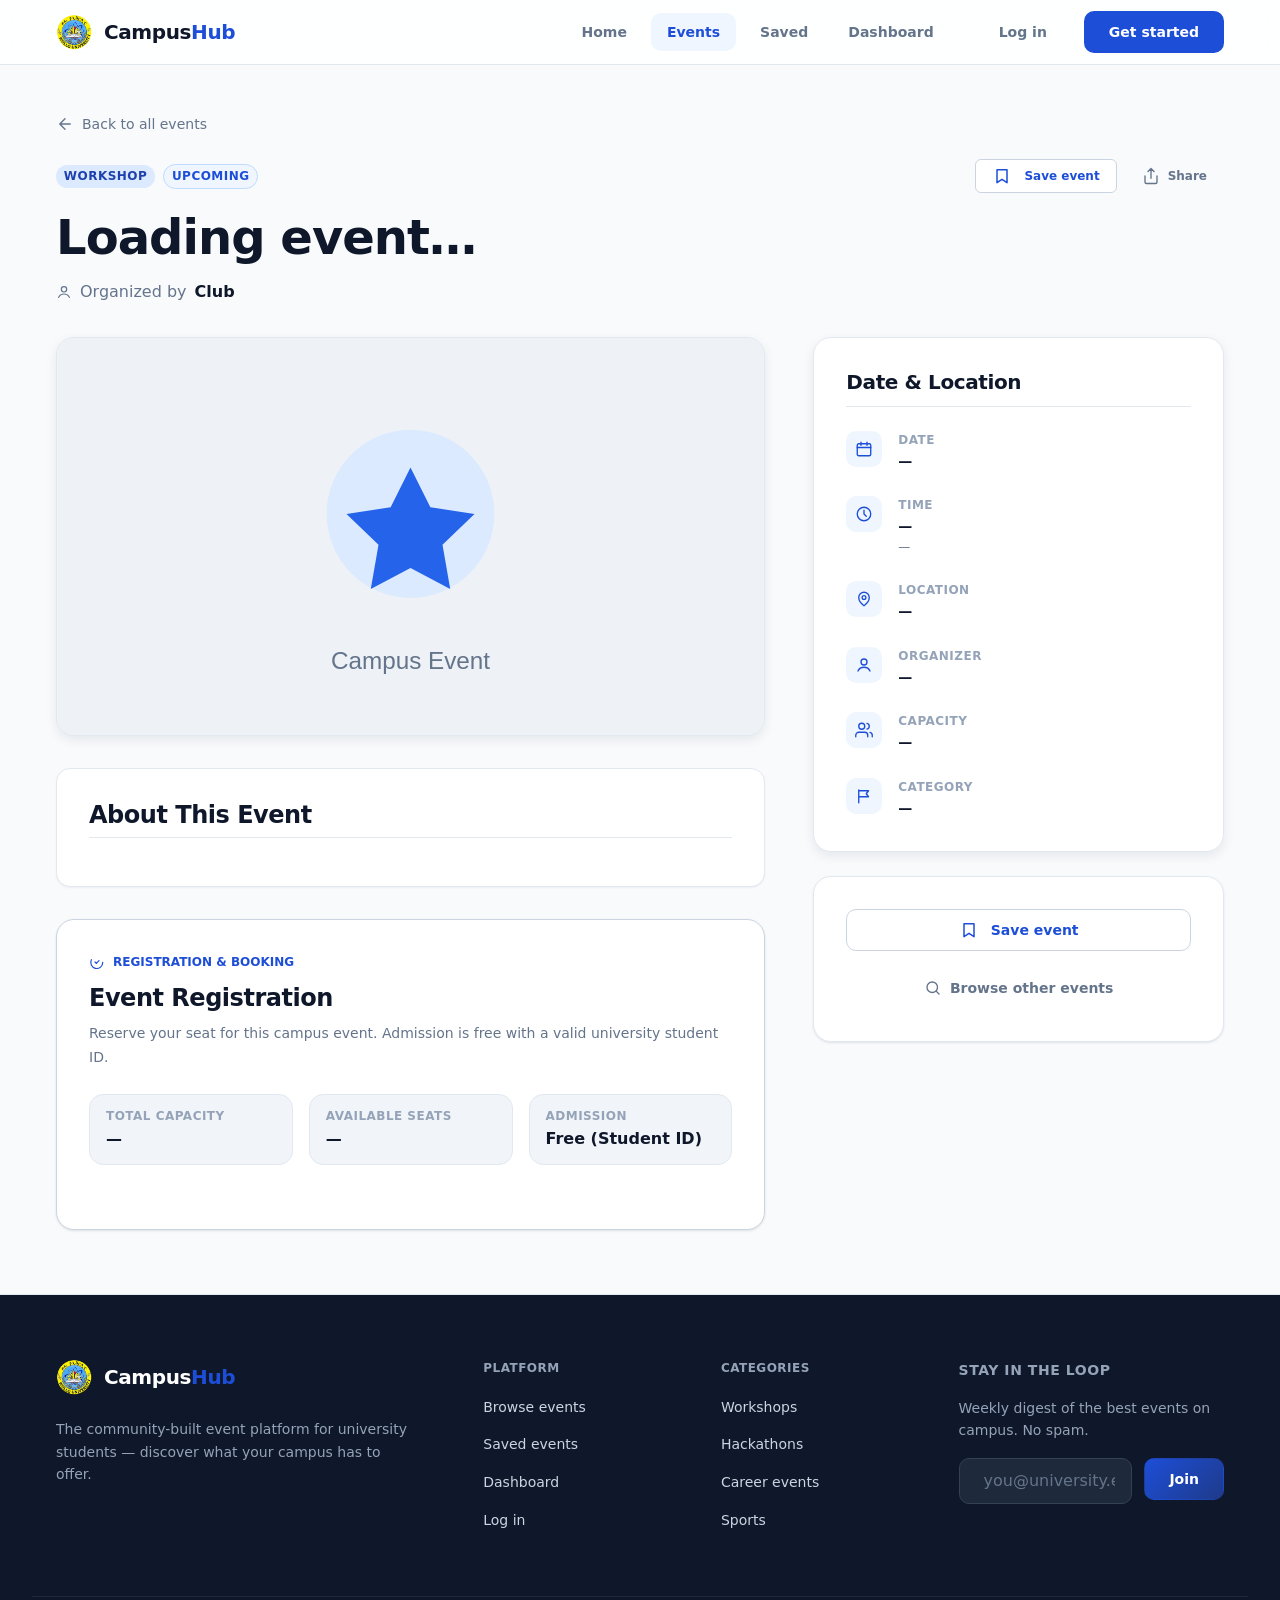
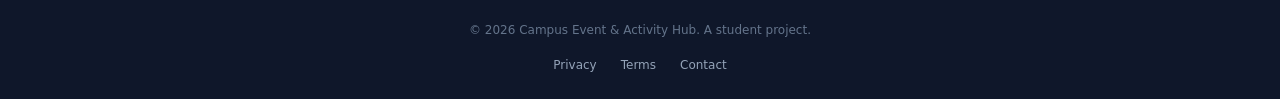
<file: html/event-details.html>
<!DOCTYPE html>
<html lang="en">
<head>
  <meta charset="UTF-8">
  <meta name="viewport" content="width=device-width, initial-scale=1.0">
  <meta name="description" content="Event details, schedule, location, and countdown on Campus Event & Activity Hub.">
  <title>Event Details · Campus Event &amp; Activity Hub</title>
  <link rel="icon" href="../images/logo/logo.png" type="image/png">
  <link rel="stylesheet" href="../css/variables.css">
  <link rel="stylesheet" href="../css/base.css">
  <link rel="stylesheet" href="../css/components.css">
  <link rel="stylesheet" href="../css/layout-public.css">
</head>
<body>
  <a class="skip-link" href="#main-content">Skip to main content</a>

  <!-- ==================== Public Navbar ==================== -->
  <header class="navbar" id="site-header">
    <div class="navbar-inner container">
      <button
        class="icon-btn nav-toggle"
        type="button"
        id="nav-toggle"
        aria-controls="nav-menu"
        aria-expanded="false"
        aria-label="Toggle navigation menu"
      >
        <svg class="icon icon-open" viewBox="0 0 24 24" aria-hidden="true">
          <path d="M4 6h16M4 12h16M4 18h16"/></svg>
        <svg class="icon icon-close" viewBox="0 0 24 24" aria-hidden="true">
          <path d="M6 6l12 12M18 6L6 18"/>
        </svg>
      </button>

      <a class="brand" href="index.html">
        <img class="brand-img" src="../images/logo/logo.png" alt="CampusHub" width="36" height="36">
        <span class="brand-name">Campus<em>Hub</em></span>
      </a>

      <nav class="nav-menu" id="nav-menu" aria-label="Primary">
        <ul class="nav-links">
          <li><a href="index.html">Home</a></li>
          <li><a href="events.html" class="active" aria-current="page">Events</a></li>
          <li><a href="app.html#/saved">Saved</a></li>
          <li><a href="app.html#/dashboard">Dashboard</a></li>
        </ul>
        <div class="nav-actions" id="nav-actions">
          <a class="btn btn-ghost" href="login.html">Log in</a>
          <a class="btn btn-primary" href="register.html">Get started</a>
        </div>
      </nav>
    </div>
  </header>

  <!-- ==================== Main Content ==================== -->
  <main id="main-content" class="app-main event-detail-shell">
    <div class="container">

      <!-- Breadcrumb / Back Link -->
      <a class="event-back-link" href="events.html" id="event-back-btn">
        <svg class="icon" viewBox="0 0 24 24" aria-hidden="true">
          <path d="M19 12H5M12 19l-7-7 7-7"/>
        </svg>
        Back to all events
      </a>

      <!-- Professional Event Not Found State -->
      <section id="event-not-found" class="event-not-found-card" hidden>
        <div class="event-not-found-icon">
          <svg class="icon" viewBox="0 0 24 24" aria-hidden="true">
            <rect x="3" y="4" width="18" height="18" rx="2" fill="none" stroke="currentColor" stroke-width="2"/>
            <path d="M16 2v4M8 2v4M3 10h18" fill="none" stroke="currentColor" stroke-width="2"/>
            <circle cx="12" cy="15" r="1" fill="currentColor"/>
            <path d="M12 11.5a1.5 1.5 0 011.5 1.5c0 1-1.5 1.5-1.5 1.5" fill="none" stroke="currentColor" stroke-width="2" stroke-linecap="round"/>
          </svg>
        </div>
        <h1 class="event-not-found-title">Event Not Found</h1>
        <p class="event-not-found-desc">
          We couldn’t find an event matching <span id="invalid-event-id" style="font-weight:var(--weight-bold);color:var(--color-text);"></span>.
          It may have concluded, been moved, or the link may be incomplete.
        </p>
        <div class="event-not-found-actions">
          <a class="btn btn-primary" href="events.html">
            <svg class="icon" viewBox="0 0 24 24" aria-hidden="true">
              <circle cx="11" cy="11" r="7"/>
              <path d="M20 20l-3.5-3.5"/>
            </svg>
            Browse all events
          </a>
          <a class="btn btn-secondary" href="index.html">Return to Home</a>
        </div>
      </section>

      <!-- Event Details Content -->
      <div id="event-content" class="event-detail-container">

        <!-- Top Header Card -->
        <header class="event-detail-header">
          <div class="event-detail-meta-top">
            <div class="event-detail-badges">
              <span id="event-category-badge" class="badge badge-brand">Workshop</span>
              <span id="event-status-badge" class="badge badge-upcoming">Upcoming</span>
            </div>
            <div style="display:flex;gap:var(--spacing-xs);align-items:center;">
              <button class="btn btn-secondary btn-sm btn-save-event" type="button" aria-pressed="false" aria-label="Save this event">
                <svg class="icon" viewBox="0 0 24 24" aria-hidden="true"><path d="M6 4.5h12V20l-6-4-6 4z"/></svg>
                <span class="save-btn-text">Save event</span>
              </button>
              <button id="btn-share-event" class="btn btn-ghost btn-sm" type="button" aria-label="Share event link">
                <svg class="icon" viewBox="0 0 24 24" aria-hidden="true"><path d="M4 12v8a2 2 0 002 2h12a2 2 0 002-2v-8M16 6l-4-4-4 4M12 2v13"/></svg>
                Share
              </button>
            </div>
          </div>
          <h1 id="event-title" class="event-detail-title">Loading event…</h1>
          <p class="event-detail-organizer-line">
            <svg class="icon" viewBox="0 0 24 24" aria-hidden="true" style="width:1rem;height:1rem;"><circle cx="12" cy="8" r="4"/><path d="M4 20c1.5-3.5 4.2-5 8-5s6.5 1.5 8 5"/></svg>
            Organized by <strong id="event-organizer-name">Club</strong>
          </p>
        </header>

        <!-- Live Countdown Section (Upcoming Events) -->
        <section id="countdown-section" class="countdown-card" aria-label="Countdown to event start" hidden>
          <div class="countdown-card-header">
            <span class="countdown-title">
              <svg class="icon" viewBox="0 0 24 24" aria-hidden="true"><circle cx="12" cy="12" r="9"/><path d="M12 7v5l3 3"/></svg>
              Event Starts In
            </span>
            <span class="text-xs text-muted">Live countdown</span>
          </div>
          <div class="countdown-grid" role="timer" aria-live="off">
            <div class="countdown-segment">
              <span id="countdown-days" class="countdown-number">00</span>
              <span class="countdown-unit">Days</span>
            </div>
            <div class="countdown-segment">
              <span id="countdown-hours" class="countdown-number">00</span>
              <span class="countdown-unit">Hours</span>
            </div>
            <div class="countdown-segment">
              <span id="countdown-minutes" class="countdown-number">00</span>
              <span class="countdown-unit">Minutes</span>
            </div>
            <div class="countdown-segment">
              <span id="countdown-seconds" class="countdown-number">00</span>
              <span class="countdown-unit">Seconds</span>
            </div>
          </div>
        </section>

        <!-- Happening Now Banner -->
        <div id="event-live-banner" class="event-state-banner is-live" hidden>
          <svg class="icon" viewBox="0 0 24 24" aria-hidden="true"><circle cx="12" cy="12" r="9"/><path d="M10 8l6 4-6 4z"/></svg>
          <div>
            <strong>This event is happening right now!</strong>
            <p id="live-banner-times" style="margin:0;font-size:var(--text-xs);opacity:0.9;"></p>
          </div>
        </div>

        <!-- Completed Event Banner -->
        <div id="event-completed-banner" class="event-state-banner is-completed" hidden>
          <svg class="icon" viewBox="0 0 24 24" aria-hidden="true"><circle cx="12" cy="12" r="9"/><path d="M9 12l2 2 4-4"/></svg>
          <div>
            <strong>This event has concluded.</strong>
            <p id="completed-banner-date" style="margin:0;font-size:var(--text-xs);"></p>
          </div>
        </div>

        <!-- Main 2-Column Responsive Grid -->
        <div class="event-detail-grid" style="margin-top:var(--spacing-xl);">

          <!-- Left / Main Column -->
          <div class="event-detail-main">
            <!-- Event Cover Image -->
            <div class="event-detail-media">
              <img id="event-image" class="event-detail-img" src="../images/placeholder-event.svg" alt="Event preview">
            </div>

            <!-- About Section -->
            <section class="card" style="padding:var(--spacing-xl);">
              <h2 class="event-section-title">About This Event</h2>
              <p id="event-description" class="event-description-body"></p>

              <!-- Tags -->
              <div id="event-tags-container" style="margin-top:var(--spacing-lg);" hidden>
                <span class="text-xs text-subtle" style="display:block;margin-bottom:var(--spacing-2xs);text-transform:uppercase;font-weight:var(--weight-semibold);letter-spacing:var(--tracking-wide);">Tags</span>
                <div id="event-tags-list" class="event-tags-list"></div>
              </div>
            </section>

            <!-- Interactive Event Registration Module (Stage 6) -->
            <section class="event-registration-card" id="event-registration-module">
              <span class="event-registration-badge">
                <svg class="icon" viewBox="0 0 24 24" aria-hidden="true" style="width:1rem;height:1rem;"><path d="M9 12l2 2 4-4m5.6 2.4A9 9 0 113.6 8.6"/></svg>
                Registration &amp; Booking
              </span>
              <h2 class="event-registration-title">Event Registration</h2>
              <p class="event-registration-desc">
                Reserve your seat for this campus event. Admission is free with a valid university student ID.
              </p>

              <!-- Dynamic Capacity & Seat Stats -->
              <div class="event-registration-meta-grid">
                <div class="event-reg-stat">
                  <span class="event-reg-stat-label">Total Capacity</span>
                  <span id="reg-capacity-val" class="event-reg-stat-val">—</span>
                </div>
                <div class="event-reg-stat">
                  <span class="event-reg-stat-label">Available Seats</span>
                  <span id="reg-available-val" class="event-reg-stat-val">—</span>
                </div>
                <div class="event-reg-stat">
                  <span class="event-reg-stat-label">Admission</span>
                  <span class="event-reg-stat-val">Free (Student ID)</span>
                </div>
              </div>

              <!-- Message feedback alert -->
              <div id="reg-alert-box" class="event-reg-alert" role="alert" hidden style="margin-bottom:var(--spacing-md);"></div>

              <!-- State 1: Logged-Out Prompt -->
              <div id="reg-auth-gate" class="event-reg-auth-gate" hidden>
                <div class="event-reg-auth-gate-text">
                  <svg class="icon" viewBox="0 0 24 24" aria-hidden="true">
                    <rect x="3" y="11" width="18" height="11" rx="2" ry="2"/>
                    <path d="M7 11V7a5 5 0 0110 0v4"/>
                  </svg>
                  <div>
                    <strong>Sign in to register</strong>
                    <p style="margin:0;font-size:var(--text-xs);color:var(--color-text-muted);">
                      You must be signed in with your university account to register for events.
                    </p>
                  </div>
                </div>
                <div style="display:flex;gap:var(--spacing-xs);flex-wrap:wrap;">
                  <a id="reg-login-btn" class="btn btn-primary btn-sm" href="login.html">Log in to register</a>
                  <a class="btn btn-ghost btn-sm" href="register.html">Create account</a>
                </div>
              </div>

              <!-- State 2: Already Registered Card -->
              <div id="reg-confirmed-card" class="event-reg-confirmed-card" hidden>
                <div class="event-reg-confirmed-header">
                  <span class="event-reg-confirmed-icon" aria-hidden="true">
                    <svg class="icon" viewBox="0 0 24 24"><path d="M9 12l2 2 4-4m5.6 2.4A9 9 0 113.6 8.6"/></svg>
                  </span>
                  <div>
                    <strong style="font-size:var(--text-md);color:#15803d;display:block;">You are registered for this event!</strong>
                    <span style="font-size:var(--text-xs);color:var(--color-text-muted);" id="reg-confirmed-time">Confirmation saved</span>
                  </div>
                </div>

                <div class="event-reg-details-list">
                  <div class="event-reg-detail-item">
                    <span class="event-reg-detail-label">Attendee</span>
                    <span id="reg-confirmed-name" class="event-reg-detail-value">—</span>
                  </div>
                  <div class="event-reg-detail-item">
                    <span class="event-reg-detail-label">University Email</span>
                    <span id="reg-confirmed-email" class="event-reg-detail-value">—</span>
                  </div>
                  <div class="event-reg-detail-item">
                    <span class="event-reg-detail-label">Student ID</span>
                    <span id="reg-confirmed-id" class="event-reg-detail-value">—</span>
                  </div>
                </div>

                <div class="event-reg-cancel-wrap">
                  <span style="font-size:var(--text-xs);color:var(--color-text-muted);margin-right:auto;">
                    Can no longer attend? Free up your seat:
                  </span>
                  <button id="btn-cancel-reg" data-action="cancel-registration" class="btn btn-secondary btn-sm" type="button" style="color:var(--danger-600,#dc2626);border-color:#fca5a5;">
                    Cancel Registration
                  </button>
                </div>
              </div>

              <!-- State 3: Event Full Notice -->
              <div id="reg-full-banner" class="event-reg-full-banner" hidden>
                <svg class="icon" viewBox="0 0 24 24" aria-hidden="true">
                  <circle cx="12" cy="12" r="9"/>
                  <path d="M12 8v4M12 16h.01"/>
                </svg>
                <div>
                  <strong>Registration Closed — Event is Full</strong>
                  <p style="margin:0;font-size:var(--text-xs);opacity:0.9;">
                    All available seats have been booked. Check back later in case attendees cancel.
                  </p>
                </div>
              </div>

              <!-- State 4: Event Completed Notice -->
              <div id="reg-completed-banner" class="event-reg-full-banner" hidden style="background:var(--color-surface-muted);border-color:var(--color-border);color:var(--color-text-muted);">
                <svg class="icon" viewBox="0 0 24 24" aria-hidden="true" style="color:var(--color-text-subtle);">
                  <circle cx="12" cy="12" r="9"/>
                  <path d="M12 8v4M12 16h.01"/>
                </svg>
                <div>
                  <strong>Registration Closed</strong>
                  <p style="margin:0;font-size:var(--text-xs);opacity:0.9;">
                    This event has already concluded.
                  </p>
                </div>
              </div>

              <!-- State 5: Active Registration Form -->
              <div id="reg-form-container" hidden>
                <form id="event-reg-form" class="event-reg-form" novalidate>
                  <div class="event-reg-grid">
                    <div class="event-reg-field">
                      <label class="form-label" for="reg-name">Full name</label>
                      <input id="reg-name" class="input" type="text" placeholder="First and last name" required autocomplete="name">
                      <span id="reg-name-error" class="field-error" hidden></span>
                    </div>

                    <div class="event-reg-field">
                      <label class="form-label" for="reg-email">University email</label>
                      <input id="reg-email" class="input" type="email" placeholder="you@university.edu" required autocomplete="email">
                      <span id="reg-email-error" class="field-error" hidden></span>
                    </div>
                  </div>

                  <div class="event-reg-field">
                    <label class="form-label" for="reg-studentid">Student ID / Department</label>
                    <input id="reg-studentid" class="input" type="text" placeholder="e.g. WLU/1042/15 or Department of CS" required>
                    <span id="reg-studentid-error" class="field-error" hidden></span>
                  </div>

                  <div class="event-reg-field">
                    <label class="form-label" for="reg-notes">Special requirements or notes (optional)</label>
                    <textarea id="reg-notes" class="input" rows="2" placeholder="Dietary restrictions, accessibility requests, or expectations…"></textarea>
                  </div>

                  <button id="btn-submit-reg" class="btn btn-primary btn-lg" type="submit" style="width:100%;margin-top:var(--spacing-xs);">
                    Confirm Event Registration
                  </button>
                </form>
              </div>
            </section>
          </div>

          <!-- Right / Sidebar Column -->
          <aside class="event-detail-sidebar" aria-label="Event information">
            <!-- Event Quick Info Card -->
            <div class="card event-sidebar-card">
              <h3 class="event-sidebar-title">Date &amp; Location</h3>
              <div class="event-meta-list">
                <!-- Date -->
                <div class="event-meta-item">
                  <span class="event-meta-icon" aria-hidden="true">
                    <svg class="icon" viewBox="0 0 24 24"><rect x="3" y="5" width="18" height="16" rx="2"/><path d="M8 3v4M16 3v4M3 10h18"/></svg>
                  </span>
                  <div class="event-meta-text">
                    <span class="event-meta-label">Date</span>
                    <span id="meta-date-val" class="event-meta-value">—</span>
                  </div>
                </div>

                <!-- Time -->
                <div class="event-meta-item">
                  <span class="event-meta-icon" aria-hidden="true">
                    <svg class="icon" viewBox="0 0 24 24"><circle cx="12" cy="12" r="9"/><path d="M12 7v5l3 3"/></svg>
                  </span>
                  <div class="event-meta-text">
                    <span class="event-meta-label">Time</span>
                    <span id="meta-time-val" class="event-meta-value">—</span>
                    <span id="meta-duration-val" class="event-meta-subvalue">—</span>
                  </div>
                </div>

                <!-- Location -->
                <div class="event-meta-item">
                  <span class="event-meta-icon" aria-hidden="true">
                    <svg class="icon" viewBox="0 0 24 24"><path d="M12 21s-7-5.1-7-11a7 7 0 0114 0c0 5.9-7 11-7 11z"/><circle cx="12" cy="10" r="2.5"/></svg>
                  </span>
                  <div class="event-meta-text">
                    <span class="event-meta-label">Location</span>
                    <span id="meta-location-val" class="event-meta-value">—</span>
                  </div>
                </div>

                <!-- Organizer -->
                <div class="event-meta-item">
                  <span class="event-meta-icon" aria-hidden="true">
                    <svg class="icon" viewBox="0 0 24 24"><circle cx="12" cy="8" r="4"/><path d="M4 20c1.5-3.5 4.2-5 8-5s6.5 1.5 8 5"/></svg>
                  </span>
                  <div class="event-meta-text">
                    <span class="event-meta-label">Organizer</span>
                    <span id="meta-organizer-val" class="event-meta-value">—</span>
                  </div>
                </div>

                <!-- Capacity -->
                <div class="event-meta-item">
                  <span class="event-meta-icon" aria-hidden="true">
                    <svg class="icon" viewBox="0 0 24 24"><path d="M17 21v-2a4 4 0 00-4-4H5a4 4 0 00-4 4v2"/><circle cx="9" cy="7" r="4"/><path d="M23 21v-2a4 4 0 00-3-3.87M16 3.13a4 4 0 010 7.75"/></svg>
                  </span>
                  <div class="event-meta-text">
                    <span class="event-meta-label">Capacity</span>
                    <span id="meta-capacity-val" class="event-meta-value">—</span>
                  </div>
                </div>

                <!-- Category -->
                <div class="event-meta-item">
                  <span class="event-meta-icon" aria-hidden="true">
                    <svg class="icon" viewBox="0 0 24 24"><path d="M5 21V4M5 5h13l-3 4 3 4H5"/></svg>
                  </span>
                  <div class="event-meta-text">
                    <span class="event-meta-label">Category</span>
                    <span id="meta-category-val" class="event-meta-value">—</span>
                  </div>
                </div>
              </div>
            </div>

            <!-- Action Card -->
            <div class="card event-action-card">
              <button class="btn btn-secondary btn-save-event" type="button" aria-pressed="false">
                <svg class="icon" viewBox="0 0 24 24" aria-hidden="true"><path d="M6 4.5h12V20l-6-4-6 4z"/></svg>
                <span class="save-btn-text">Save event</span>
              </button>
              <a class="btn btn-ghost" href="events.html" style="width:100%;">
                <svg class="icon" viewBox="0 0 24 24" aria-hidden="true"><circle cx="11" cy="11" r="7"/><path d="M20 20l-3.5-3.5"/></svg>
                Browse other events
              </a>
            </div>
          </aside>
        </div>
      </div>
    </div>
  </main>

  <!-- ==================== Footer ==================== -->
  <footer class="footer">
    <div class="container footer-main">
      <div class="footer-brand">
        <a class="brand" href="index.html">
          <img class="brand-img" src="../images/logo/logo.png" alt="CampusHub" width="36" height="36">
          <span class="brand-name">Campus<em>Hub</em></span>
        </a>
        <p>The community-built event platform for university students — discover what your campus has to offer.</p>
      </div>

      <div>
        <p class="footer-heading">Platform</p>
        <ul class="footer-links">
          <li><a href="events.html">Browse events</a></li>
          <li><a href="app.html#/saved">Saved events</a></li>
          <li><a href="app.html#/dashboard">Dashboard</a></li>
          <li><a href="login.html">Log in</a></li>
        </ul>
      </div>

      <div>
        <p class="footer-heading">Categories</p>
        <ul class="footer-links">
          <li><a href="events.html?cat=workshop">Workshops</a></li>
          <li><a href="events.html?cat=hackathon">Hackathons</a></li>
          <li><a href="events.html?cat=career">Career events</a></li>
          <li><a href="events.html?cat=sports">Sports</a></li>
        </ul>
      </div>

      <div class="footer-newsletter">
        <p class="footer-heading">Stay in the loop</p>
        <p>Weekly digest of the best events on campus. No spam.</p>
        <form class="search-bar" role="form" aria-label="Newsletter signup" onsubmit="event.preventDefault();alert('Subscribed to event digest!');">
          <label class="visually-hidden" for="newsletter-email">Email address</label>
          <input id="newsletter-email" class="input" type="email" placeholder="you@university.edu" autocomplete="email">
          <button class="btn btn-accent" type="submit">Join</button>
        </form>
      </div>
    </div>

    <div class="footer-bottom container">
      <p>© 2026 Campus Event &amp; Activity Hub. A student project.</p>
      <nav aria-label="Legal">
        <a href="#">Privacy</a>
        <a href="#">Terms</a>
        <a href="#">Contact</a>
      </nav>
    </div>
  </footer>

  <script type="module" src="../js/event-details.js"></script>
  <noscript>
    <p class="text-center" style="padding:1rem;">JavaScript is required to view event details and countdown.</p>
  </noscript>
</body>
</html>
</file>
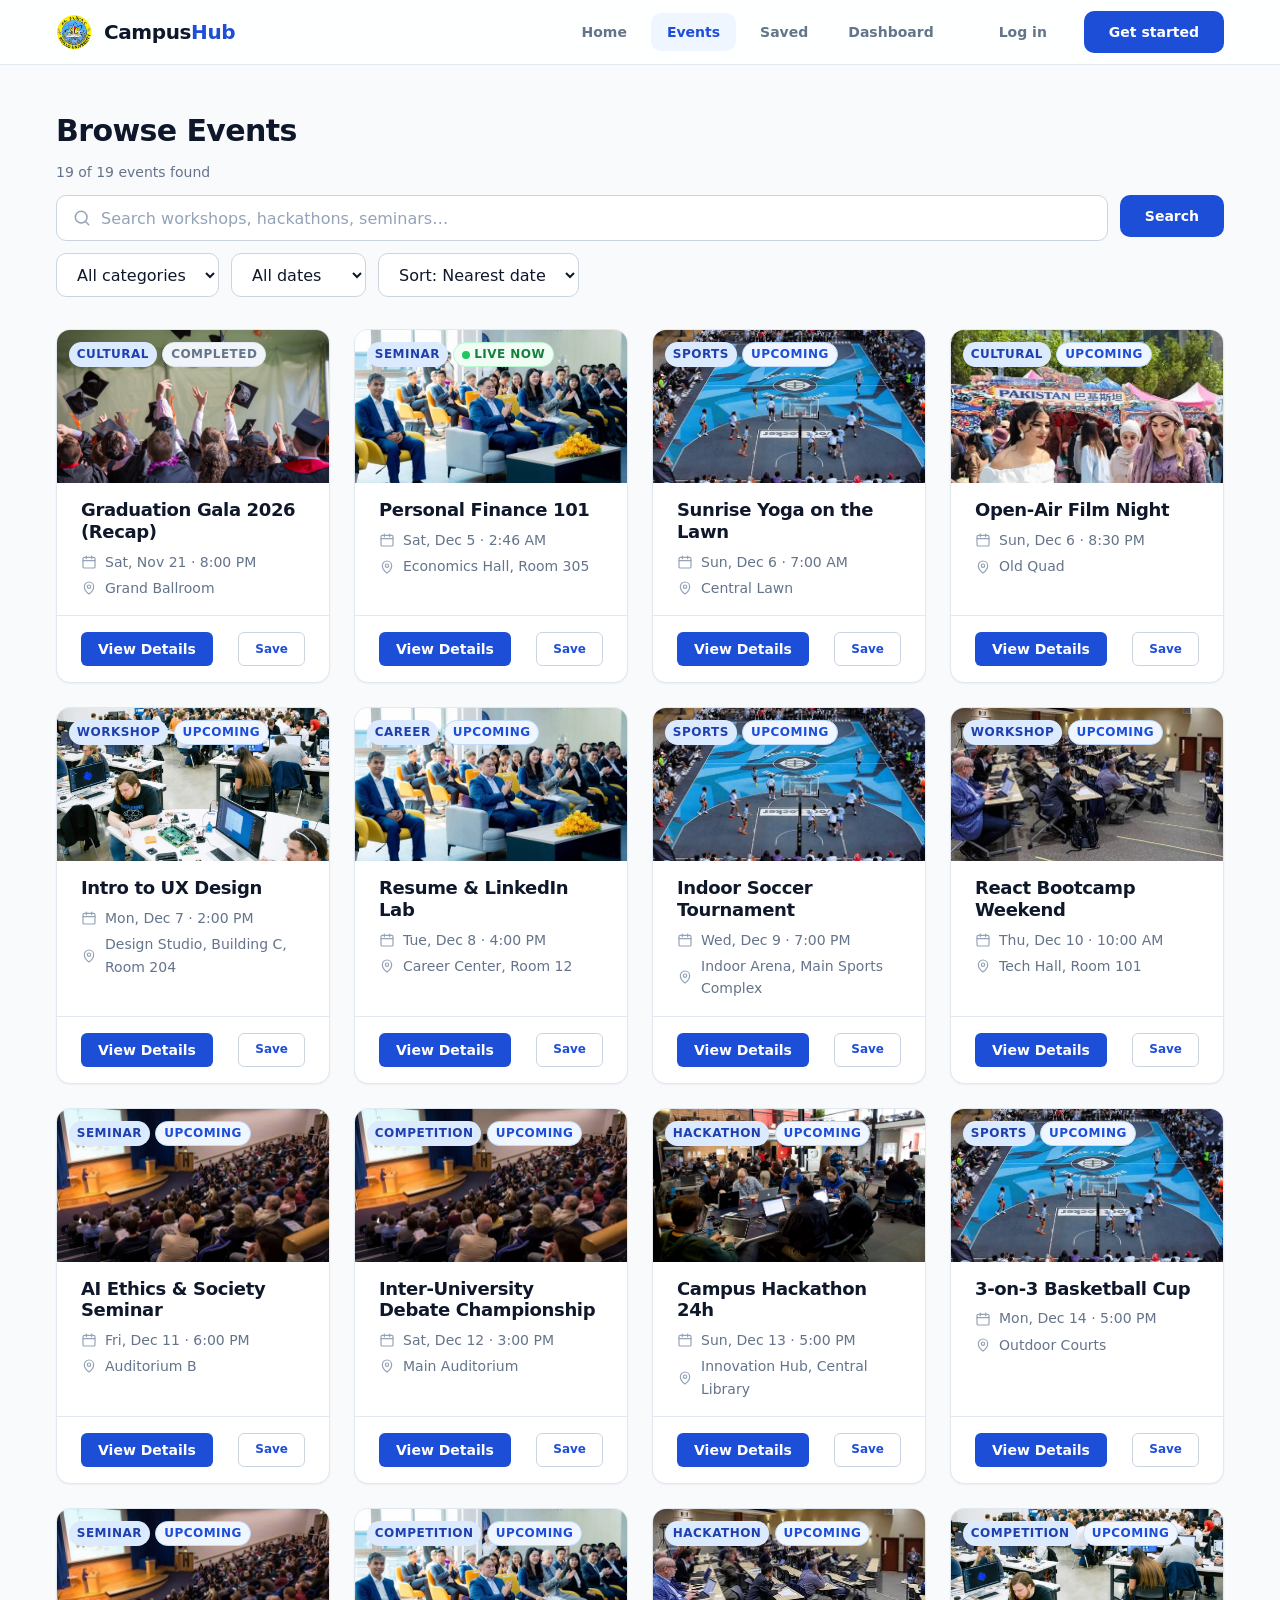
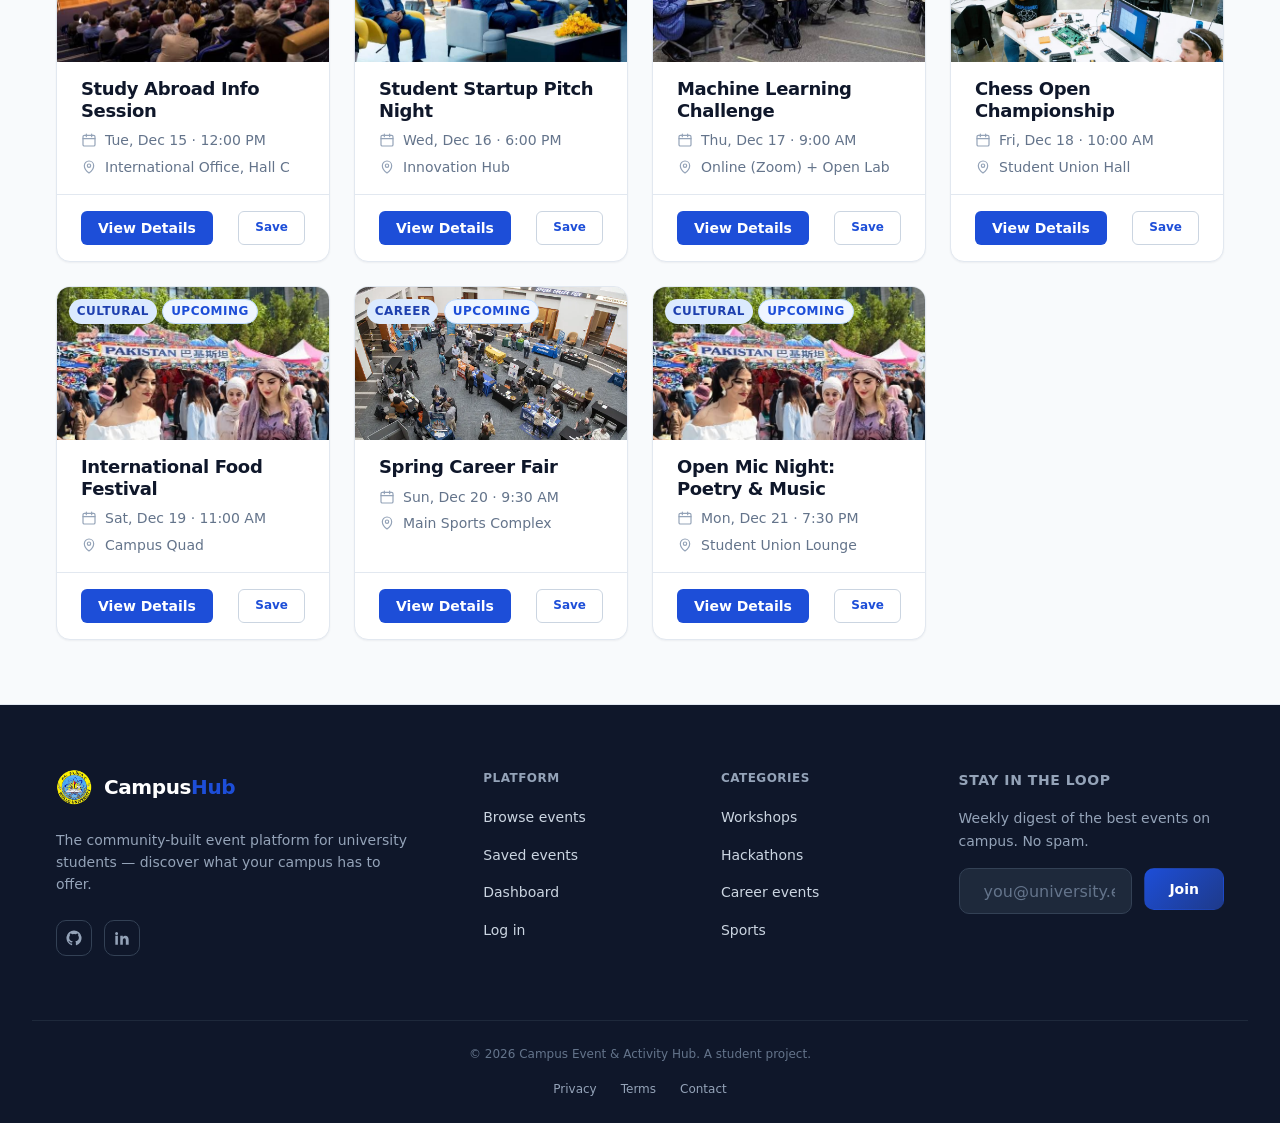
<file: html/events.html>
<!DOCTYPE html>
<html lang="en">
<head>
  <meta charset="UTF-8">
  <meta name="viewport" content="width=device-width, initial-scale=1.0">
  <meta name="description" content="Browse and search campus events — workshops, hackathons, seminars, sports, and cultural activities.">
  <title>Browse Events · Campus Event &amp; Activity Hub</title>
  <link rel="icon" href="../images/logo/logo.png" type="image/png">
  <link rel="stylesheet" href="../css/variables.css">
  <link rel="stylesheet" href="../css/base.css">
  <link rel="stylesheet" href="../css/components.css">
  <link rel="stylesheet" href="../css/layout-public.css">
</head>
<body>
  <a class="skip-link" href="#main-content">Skip to main content</a>

  <!-- ==================== Public Navbar ==================== -->
  <header class="navbar" id="site-header">
    <div class="navbar-inner container">
      <button
        class="icon-btn nav-toggle"
        type="button"
        id="nav-toggle"
        aria-controls="nav-menu"
        aria-expanded="false"
        aria-label="Toggle navigation menu"
      >
        <svg class="icon icon-open" viewBox="0 0 24 24" aria-hidden="true"><path d="M4 6h16M4 12h16M4 18h16"/></svg>
        <svg class="icon icon-close" viewBox="0 0 24 24" aria-hidden="true"><path d="M6 6l12 12M18 6L6 18"/></svg>
      </button>

      <a class="brand" href="index.html">
        <img class="brand-img" src="../images/logo/logo.png" alt="CampusHub" width="36" height="36">
        <span class="brand-name">Campus<em>Hub</em></span>
      </a>

      <nav class="nav-menu" id="nav-menu" aria-label="Primary">
        <ul class="nav-links">
          <li><a href="index.html">Home</a></li>
          <li><a href="events.html" class="active" aria-current="page">Events</a></li>
          <li><a href="app.html#/saved">Saved</a></li>
          <li><a href="app.html#/dashboard">Dashboard</a></li>
        </ul>
        <div class="nav-actions" id="nav-actions">
          <a class="btn btn-ghost" href="login.html">Log in</a>
          <a class="btn btn-primary" href="register.html">Get started</a>
        </div>
      </nav>
    </div>
  </header>

  <!-- ==================== Main Browse Events ==================== -->
  <main id="main-content" class="app-main" style="padding-block:var(--spacing-2xl) var(--spacing-3xl);">
    <div class="container">
      <header class="view-header">
        <h1>Browse Events</h1>
        <p id="events-result-count" class="result-count">Loading events…</p>

        <!-- Search Bar -->
        <form id="search-form" class="search-bar" role="search" aria-label="Search campus events">
          <label class="visually-hidden" for="search-input">Search events</label>
          <div class="search-wrap">
            <svg class="icon" viewBox="0 0 24 24" aria-hidden="true"><circle cx="11" cy="11" r="7"/><path d="M20 20l-3.5-3.5"/></svg>
            <input id="search-input" class="input" type="search" placeholder="Search workshops, hackathons, seminars…" autocomplete="off">
          </div>
          <button type="submit" class="btn btn-primary">Search</button>
        </form>

        <!-- Filters Bar -->
        <div id="filter-bar" class="filter-bar" role="group" aria-label="Event filters">
          <label class="visually-hidden" for="category-filter">Filter by category</label>
          <select id="category-filter" class="select">
            <option value="all">All categories</option>
          </select>

          <label class="visually-hidden" for="date-filter">Filter by date</label>
          <select id="date-filter" class="select">
            <option value="all">All dates</option>
            <option value="upcoming">Upcoming</option>
            <option value="today">Today</option>
            <option value="this-week">This week</option>
            <option value="past">Past</option>
          </select>

          <label class="visually-hidden" for="sort-select">Sort events</label>
          <select id="sort-select" class="select">
            <option value="nearest">Sort: Nearest date</option>
            <option value="latest">Sort: Latest date</option>
            <option value="az">Sort: A–Z</option>
          </select>
        </div>
      </header>

      <!-- Events Grid -->
      <div id="events-grid" class="events-grid" style="margin-top:var(--spacing-xl);">
        <!-- Cards dynamically loaded from data.js -->
      </div>

      <!-- Empty State -->
      <div id="events-empty" class="empty-state" hidden style="margin-top:var(--spacing-2xl);">
        <svg class="icon" viewBox="0 0 24 24" aria-hidden="true" style="width:3rem;height:3rem;color:var(--color-text-subtle);"><circle cx="11" cy="11" r="7"/><path d="M20 20l-3.5-3.5"/></svg>
        <p id="events-empty-text" style="margin-top:var(--spacing-sm);font-size:var(--text-base);color:var(--color-text-muted);">
          No events found matching your search.
        </p>
      </div>
    </div>
  </main>

  <!-- ==================== Footer ==================== -->
  <footer class="footer">
    <div class="container footer-main">
      <div class="footer-brand">
        <a class="brand" href="index.html">
          <img class="brand-img" src="../images/logo/logo.png" alt="CampusHub" width="36" height="36">
          <span class="brand-name">Campus<em>Hub</em></span>
        </a>
        <p>The community-built event platform for university students — discover what your campus has to offer.</p>
        <div class="footer-social">
          <a href="https://github.com/BimelsHabtamu" aria-label="GitHub" target="_blank" rel="noopener">
            <svg width="18" height="18" viewBox="0 0 24 24" fill="currentColor" aria-hidden="true">
              <path d="M12 2a10 10 0 00-3.2 19.5c.5.1.7-.2.7-.5v-1.8c-2.8.6-3.4-1.2-3.4-1.2-.5-1.1-1.1-1.5-1.1-1.5-.9-.6.1-.6.1-.6 1 .1 1.5 1 1.5 1 .9 1.5 2.4 1.1 3 .8.1-.7.4-1.1.7-1.4-2.3-.3-4.7-1.1-4.7-4.9 0-1.1.4-2 1-2.7-.1-.3-.4-1.3.1-2.7 0 0 .9-.3 2.8 1a9.7 9.7 0 015.1 0c1.9-1.3 2.8-1 2.8-1 .5 1.4.2 2.4.1 2.7.6.7 1 1.6 1 2.7 0 3.8-2.4 4.6-4.7 4.9.4.3.7.9.7 1.9V21c0 .3.2.6.7.5A10 10 0 0012 2z"/>
            </svg>
          </a>
          <a href="https://www.linkedin.com/in/bimels-habtamu-8873073b" aria-label="LinkedIn" target="_blank" rel="noopener">
            <svg width="18" height="18" viewBox="0 0 24 24" fill="currentColor" aria-hidden="true"><path d="M6.5 8.9H3.1V21h3.4zm-1.7-5a2 2 0 100 4 2 2 0 000-4zM20.9 14.2c0-3.5-1.9-5.2-4.4-5.2a3.8 3.8 0 00-3.4 1.9V8.9H9.7V21h3.4v-6.1c0-1.6.8-2.6 2.1-2.6s1.9 1 1.9 2.6V21h3.8z"/></svg>
          </a>
        </div>
      </div>

      <div>
        <p class="footer-heading">Platform</p>
        <ul class="footer-links">
          <li><a href="events.html">Browse events</a></li>
          <li><a href="app.html#/saved">Saved events</a></li>
          <li><a href="app.html#/dashboard">Dashboard</a></li>
          <li><a href="login.html">Log in</a></li>
        </ul>
      </div>

      <div>
        <p class="footer-heading">Categories</p>
        <ul class="footer-links">
          <li><a href="events.html?cat=workshop">Workshops</a></li>
          <li><a href="events.html?cat=hackathon">Hackathons</a></li>
          <li><a href="events.html?cat=career">Career events</a></li>
          <li><a href="events.html?cat=sports">Sports</a></li>
        </ul>
      </div>

      <div class="footer-newsletter">
        <p class="footer-heading">Stay in the loop</p>
        <p>Weekly digest of the best events on campus. No spam.</p>
        <form class="search-bar" role="form" aria-label="Newsletter signup" onsubmit="event.preventDefault();alert('Subscribed!');">
          <label class="visually-hidden" for="newsletter-email">Email address</label>
          <input id="newsletter-email" class="input" type="email" placeholder="you@university.edu" autocomplete="email">
          <button class="btn btn-accent" type="submit">Join</button>
        </form>
      </div>
    </div>

    <div class="footer-bottom container">
      <p>© 2026 Campus Event &amp; Activity Hub. A student project.</p>
      <nav aria-label="Legal">
        <a href="#">Privacy</a>
        <a href="#">Terms</a>
        <a href="#">Contact</a>
      </nav>
    </div>
  </footer>

  <script type="module" src="../js/events-page.js"></script>
  <noscript>
    <p class="text-center" style="padding:1rem;">JavaScript is required to browse campus events.</p>
  </noscript>
</body>
</html>
</file>
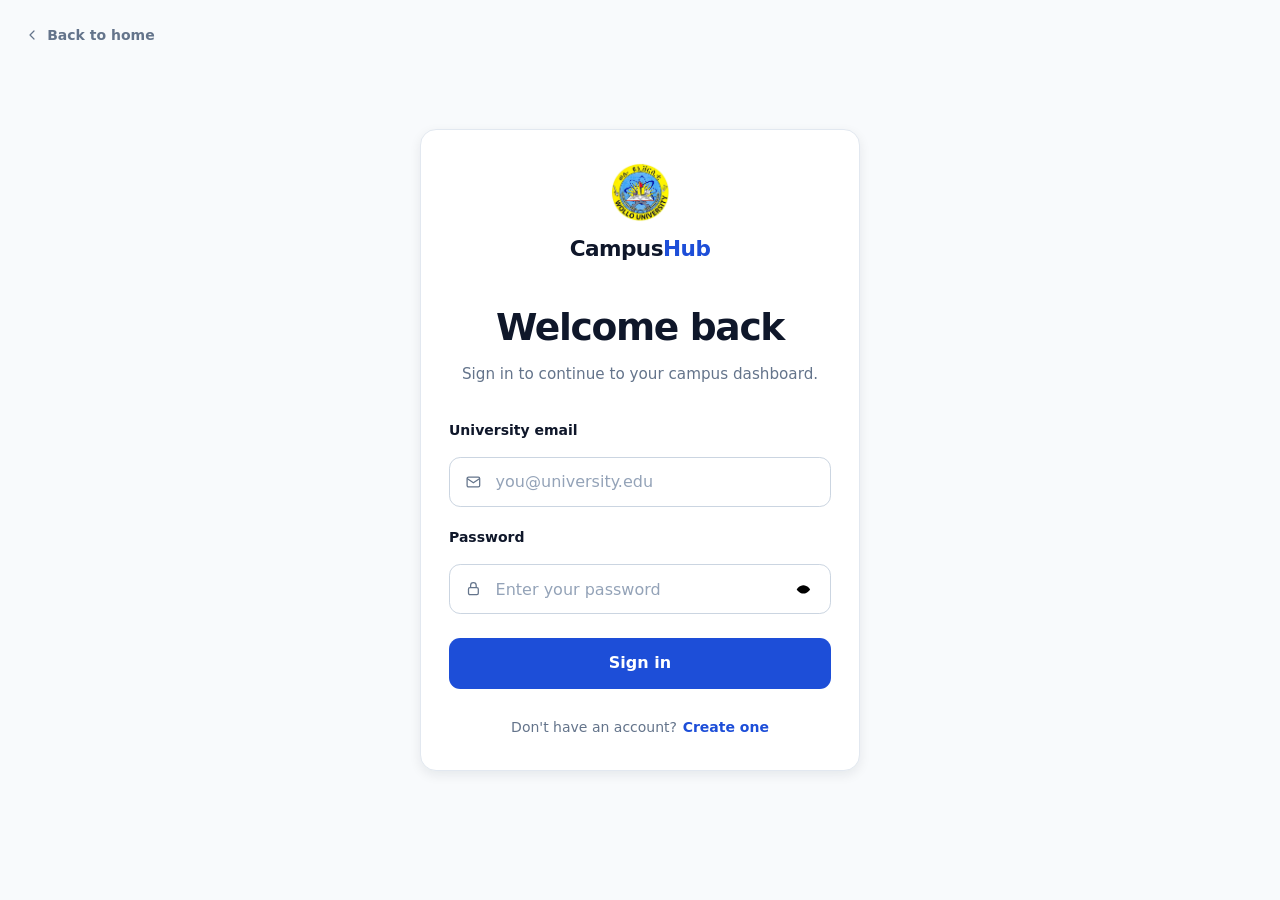
<file: html/login.html>
<!DOCTYPE html>
<html lang="en">

<head>
  <meta charset="UTF-8">
  <meta name="viewport" content="width=device-width, initial-scale=1.0">

  <meta name="description" content="Sign in to CampusHub and discover, save, and register for campus events.">

  <title>Sign in · CampusHub</title>

  <link rel="icon" href="../images/logo/logo.png" type="image/png">

  <link rel="stylesheet" href="../css/variables.css">
  <link rel="stylesheet" href="../css/base.css">
  <link rel="stylesheet" href="../css/components.css">
  <link rel="stylesheet" href="../css/auth.css">
</head>

<body class="auth-page">

  <a class="auth-back auth-back--top" href="index.html">
    <svg class="icon" viewBox="0 0 24 24" aria-hidden="true" fill="none" stroke="currentColor" stroke-width="2">
      <path d="M15 18l-6-6 6-6"></path>
    </svg>

    <span>Back to home</span>
  </a>

  <main class="auth-layout auth-layout--single" aria-label="Sign in to CampusHub">

    <section class="auth-panel">

      <div class="auth-panel-inner">

        <!-- Brand -->
        <a class="auth-brand auth-brand--stack" href="index.html" aria-label="CampusHub home">
          <img class="auth-brand-img" src="../images/logo/logo.png" alt="CampusHub logo" width="64" height="64">

          <span class="auth-brand-name">
            Campus<em>Hub</em>
          </span>
        </a>


        <!-- Heading -->
        <header class="auth-heading auth-heading--center">
          <h1>Welcome back</h1>

          <p>Sign in to continue to your campus dashboard.</p>
        </header>


        <!-- Login Form -->
        <form id="login-form" class="auth-form" action="#" method="post" novalidate aria-label="Login form">

          <!-- Global form message -->
          <div id="login-message" class="form-message" role="alert" hidden></div>


          <!-- Email -->
          <div class="form-field">

            <label class="form-label" for="login-email">
              University email
            </label>

            <div class="auth-input-wrap">

              <svg class="auth-input-icon" viewBox="0 0 24 24" aria-hidden="true" fill="none" stroke="currentColor"
                stroke-width="1.8">
                <rect x="3" y="5" width="18" height="14" rx="2"></rect>

                <path d="m3 7 9 6 9-6"></path>
              </svg>

              <input id="login-email" class="input auth-input" type="email" name="email"
                placeholder="you@university.edu" autocomplete="email" required>

            </div>

            <span id="login-email-error" class="field-error" role="alert" hidden></span>

          </div>


          <!-- Password -->
          <div class="form-field">

            <label class="form-label" for="login-password">
              Password
            </label>

            <div class="auth-input-wrap">

              <svg class="auth-input-icon" viewBox="0 0 24 24" aria-hidden="true" fill="none" stroke="currentColor"
                stroke-width="1.8">
                <rect x="5" y="10" width="14" height="10" rx="2"></rect>

                <path d="M8 10V7a4 4 0 0 1 8 0v3"></path>
              </svg>

              <input id="login-password" class="input auth-input" type="password" name="password"
                placeholder="Enter your password" autocomplete="current-password" required>
              <button class="auth-password-toggle" type="button" data-password-toggle="login-password" aria-label="Show password" aria-pressed="false"></button>

            </div>

            <span id="login-password-error" class="field-error" role="alert" hidden></span>

          </div>


          <!-- Submit -->
          <button id="login-submit" class="btn btn-primary btn-lg btn-block auth-submit" type="submit">
            Sign in
          </button>

        </form>


        <!-- Register -->
        <div class="auth-switch">

          <span>Don't have an account?</span>

          <a href="register.html">
            Create one
          </a>

        </div>

      </div>

    </section>

  </main>


  <!-- Existing authentication logic -->
  <script type="module" src="../js/login.js"></script>

</body>

</html>
</file>
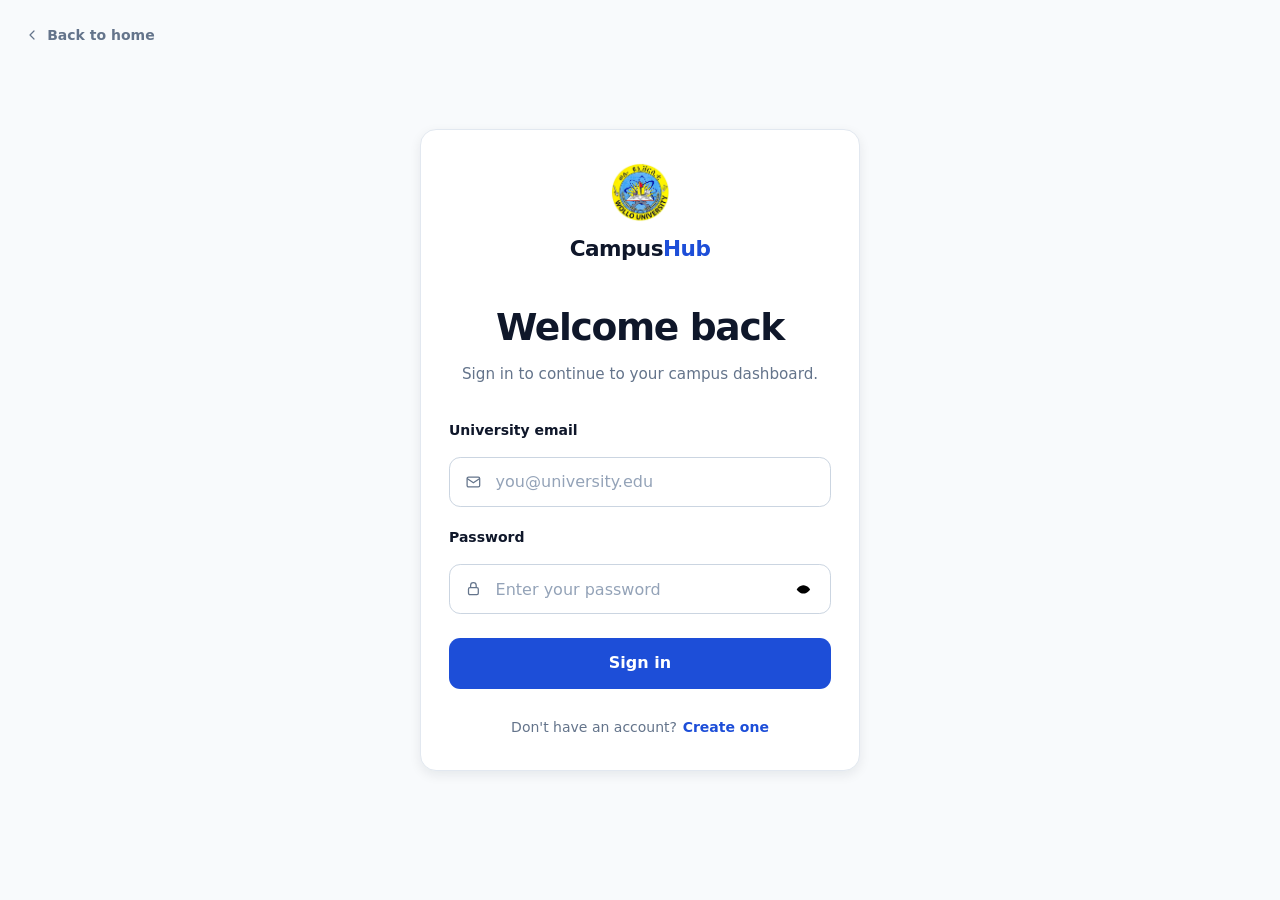
<file: html/profile.html>
<!DOCTYPE html>
<html lang="en">
<head>
  <meta charset="UTF-8">
  <meta name="viewport" content="width=device-width, initial-scale=1.0">
  <meta name="description" content="Manage your student or administrator profile on CampusHub.">
  <title>Profile · Campus Event &amp; Activity Hub</title>
  <link rel="icon" href="../images/logo/logo.png" type="image/png">
  <link rel="stylesheet" href="../css/variables.css">
  <link rel="stylesheet" href="../css/base.css">
  <link rel="stylesheet" href="../css/components.css">
  <link rel="stylesheet" href="../css/layout-dashboard.css">
  <script type="module">
    import { isLoggedIn, getCurrentUser } from "../js/auth.js";

    if (!isLoggedIn() || !getCurrentUser()) {
      window.location.replace("login.html");
    }
  </script>
</head>
<body class="app-shell" id="app-shell">
  <a class="skip-link" href="#main-content">Skip to main content</a>

  <!-- ==================== Sidebar ==================== -->
  <aside class="sidebar" id="sidebar" aria-label="Sidebar">
    <div class="sidebar-brand">
      <a class="brand" href="index.html" title="Back to public site">
        <img class="brand-img" src="../images/logo/logo.png" alt="CampusHub" width="36" height="36">
        <span class="brand-name">Campus<em>Hub</em></span>
      </a>
      <button class="icon-btn sidebar-close" id="sidebar-close" type="button" aria-label="Close sidebar">
        <svg class="icon" viewBox="0 0 24 24" aria-hidden="true"><path d="M6 6l12 12M18 6L6 18"/></svg>
      </button>
    </div>

    <nav class="sidebar-nav" id="sidebar-nav" aria-label="Main navigation">
      <!-- Student section (shown if student) -->
      <div class="nav-section" id="student-nav-section">
        <span class="nav-section-title">Main</span>
        <a class="nav-item" href="app.html#/dashboard" id="nav-student-dashboard">
          <svg class="icon" viewBox="0 0 24 24" aria-hidden="true"><rect x="3" y="3" width="7" height="9" rx="1.5"/><rect x="14" y="3" width="7" height="5" rx="1.5"/><rect x="14" y="12" width="7" height="9" rx="1.5"/><rect x="3" y="16" width="7" height="5" rx="1.5"/></svg>
          <span class="nav-label">Dashboard</span>
        </a>
        <a class="nav-item" href="app.html#/my-events">
          <svg class="icon" viewBox="0 0 24 24" aria-hidden="true"><rect x="3" y="4" width="18" height="16" rx="2"/><path d="M8 2v4M16 2v4M3 10h18"/></svg>
          <span class="nav-label">My Events</span>
        </a>
        <a class="nav-item" href="app.html#/saved">
          <svg class="icon" viewBox="0 0 24 24" aria-hidden="true"><path d="M6 4.5h12V20l-6-4-6 4z"/></svg>
          <span class="nav-label">Saved</span>
        </a>
        <a class="nav-item" href="app.html#/calendar">
          <svg class="icon" viewBox="0 0 24 24" aria-hidden="true"><rect x="3" y="4" width="18" height="18" rx="2"/><path d="M16 2v4M8 2v4M3 10h18"/><circle cx="8" cy="14" r="1"/><circle cx="12" cy="14" r="1"/><circle cx="16" cy="14" r="1"/></svg>
          <span class="nav-label">Calendar</span>
        </a>
      </div>

      <!-- Admin section (shown if admin) -->
      <div class="nav-section" id="admin-nav-section" hidden>
        <span class="nav-section-title">Admin Management</span>
        <a class="nav-item" href="admin-dashboard.html" id="nav-admin-dashboard">
          <svg class="icon" viewBox="0 0 24 24" aria-hidden="true"><rect x="3" y="3" width="7" height="9" rx="1.5"/><rect x="14" y="3" width="7" height="5" rx="1.5"/><rect x="14" y="12" width="7" height="9" rx="1.5"/><rect x="3" y="16" width="7" height="5" rx="1.5"/></svg>
          <span class="nav-label">Admin Dashboard</span>
        </a>
        <a class="nav-item" href="admin-dashboard.html#/manage-events">
          <svg class="icon" viewBox="0 0 24 24" aria-hidden="true"><rect x="3" y="4" width="18" height="16" rx="2"/><path d="M8 2v4M16 2v4M3 10h18"/></svg>
          <span class="nav-label">Manage Events</span>
        </a>
        <a class="nav-item" href="admin-dashboard.html#/registrations">
          <svg class="icon" viewBox="0 0 24 24" aria-hidden="true"><path d="M16 4h2a2 2 0 012 2v14a2 2 0 01-2 2H6a2 2 0 01-2-2V6a2 2 0 012-2h2"/><rect x="8" y="2" width="8" height="4" rx="1"/><path d="M9 14l2 2 4-4"/></svg>
          <span class="nav-label">Registrations</span>
        </a>
      </div>

      <!-- Account section (both) -->
      <div class="nav-section">
        <span class="nav-section-title">Account</span>
        <a class="nav-item active" href="profile.html" aria-current="page">
          <svg class="icon" viewBox="0 0 24 24" aria-hidden="true"><circle cx="12" cy="8" r="4"/><path d="M4 20c1.5-3.5 4.2-5 8-5s6.5 1.5 8 5"/></svg>
          <span class="nav-label">Profile</span>
        </a>
        <a class="nav-item" href="settings.html">
          <svg class="icon" viewBox="0 0 24 24" aria-hidden="true"><path d="M4 6h10M18 6h2M4 12h4M12 12h8M4 18h12M20 18h0"/><circle cx="16" cy="6" r="2"/><circle cx="10" cy="12" r="2"/><circle cx="18" cy="18" r="2"/></svg>
          <span class="nav-label">Settings</span>
        </a>
      </div>

      <a class="nav-item nav-item-danger" id="logout-link" href="login.html">
        <svg class="icon" viewBox="0 0 24 24" aria-hidden="true"><path d="M9 21H5a2 2 0 01-2-2V5a2 2 0 012-2h4"/><path d="M16 17l5-5-5-5M21 12H9"/></svg>
        <span class="nav-label">Logout</span>
      </a>
    </nav>
  </aside>

  <div class="sidebar-overlay" id="sidebar-overlay" hidden="hidden"></div>

  <!-- ==================== Main column ==================== -->
  <div class="app-main">
    <header class="topbar">
      <div class="topbar-left">
        <button class="icon-btn sidebar-toggle" id="sidebar-toggle" type="button" aria-controls="sidebar" aria-expanded="false" aria-label="Toggle sidebar">
          <svg class="icon" viewBox="0 0 24 24" aria-hidden="true"><path d="M4 6h16M4 12h16M4 18h16"/></svg>
        </button>
        <h1 class="page-title" id="page-title">Profile</h1>
      </div>

      <div class="topbar-right">
        <span class="badge badge-brand" id="topbar-role-badge">Student</span>
        <a class="user-chip" href="profile.html" aria-label="Your profile">
          <span class="avatar" aria-hidden="true" id="topbar-avatar">--</span>
          <span class="user-chip-meta">
            <span class="user-chip-name" id="topbar-name">Loading…</span>
            <span class="user-chip-role" id="topbar-role">Student</span>
          </span>
        </a>
      </div>
    </header>

    <main id="main-content" class="app-content">
      <header class="page-header">
        <h1>User Profile</h1>
        <p>View and update your personal information, student credentials, and account settings.</p>
      </header>

      <div class="profile-grid">
        <!-- Profile Identity Card -->
        <div class="card profile-side">
          <span class="avatar avatar-lg" id="profile-avatar" aria-hidden="true">--</span>
          <div>
            <p class="text-bold" id="profile-display-name" style="font-size:var(--text-lg);font-weight:var(--weight-bold);margin-bottom:0.25rem;">—</p>
            <p class="text-sm text-muted" id="profile-display-email">—</p>
          </div>
          <span class="badge badge-brand" id="profile-role-badge">Student</span>

          <div style="width:100%;border-top:var(--border-width) solid var(--color-border);padding-top:var(--spacing-md);margin-top:var(--spacing-xs);text-align:left;">
            <div style="display:flex;justify-content:space-between;margin-bottom:var(--spacing-xs);font-size:var(--text-xs);">
              <span class="text-muted">Student ID</span>
              <strong id="profile-display-student-id">—</strong>
            </div>
            <div style="display:flex;justify-content:space-between;margin-bottom:var(--spacing-xs);font-size:var(--text-xs);">
              <span class="text-muted">Account Type</span>
              <strong id="profile-display-account-type">Student</strong>
            </div>
            <div style="display:flex;justify-content:space-between;font-size:var(--text-xs);">
              <span class="text-muted">Member Since</span>
              <strong id="profile-display-member-since">—</strong>
            </div>
          </div>
        </div>

        <!-- Personal Information & Edit Form Card -->
        <div class="card">
          <div class="card-header" style="display:flex;justify-content:space-between;align-items:center;">
            <h2 class="card-title">Personal Information</h2>
            <button class="btn btn-sm btn-secondary" id="profile-edit-btn" type="button">
              <svg class="icon" viewBox="0 0 24 24" aria-hidden="true" style="width:1rem;height:1rem;margin-right:0.35rem;"><path d="M11 4H4a2 2 0 00-2 2v14a2 2 0 002 2h14a2 2 0 002-2v-7"/><path d="M18.5 2.5a2.121 2.121 0 013 3L12 15l-4 1 1-4 9.5-9.5z"/></svg>
              Edit Profile
            </button>
          </div>
          <div class="card-body">
            <div id="profile-message" class="form-message" hidden></div>

            <form id="profile-form" novalidate>
              <div class="form-field profile-photo-field">
                <label class="form-label" for="profile-photo">Profile photo</label>
                <input id="profile-photo" class="input" type="file" accept="image/png,image/jpeg,image/webp">
                <span class="form-hint">Choose a PNG, JPG, or WebP image up to 2 MB. It is saved to your account on this device.</span>
                <span id="profile-photo-error" class="field-error" role="alert" hidden></span>
              </div>

              <!-- Name fields -->
              <div class="form-row cols-2">
                <div class="form-field">
                  <label class="form-label" for="profile-first">First name <span class="text-danger">*</span></label>
                  <input id="profile-first" class="input" type="text" disabled required>
                  <span id="profile-first-error" class="field-error" role="alert" hidden></span>
                </div>
                <div class="form-field">
                  <label class="form-label" for="profile-last">Last name <span class="text-danger">*</span></label>
                  <input id="profile-last" class="input" type="text" disabled required>
                  <span id="profile-last-error" class="field-error" role="alert" hidden></span>
                </div>
              </div>

              <!-- Email -->
              <div class="form-field">
                <label class="form-label" for="profile-email">University Email</label>
                <input id="profile-email" class="input" type="email" disabled readonly>
                <span class="form-hint">Email is your unique account identifier and cannot be altered.</span>
              </div>

              <!-- Student ID and Role -->
              <div class="form-row cols-2">
                <div class="form-field">
                  <label class="form-label" for="profile-student-id">Student ID</label>
                  <input id="profile-student-id" class="input" type="text" placeholder="e.g. STU-2024-001" disabled>
                  <span class="form-hint">Your university-issued identification number.</span>
                </div>
                <div class="form-field">
                  <label class="form-label" for="profile-role-input">Role</label>
                  <input id="profile-role-input" class="input" type="text" disabled readonly>
                  <span class="form-hint">Role permissions are managed by system administrators.</span>
                </div>
              </div>

              <!-- Major and Year -->
              <div class="form-row cols-2">
                <div class="form-field">
                  <label class="form-label" for="profile-major">Major / Department</label>
                  <input id="profile-major" class="input" type="text" placeholder="e.g. Computer Science" disabled>
                </div>
                <div class="form-field">
                  <label class="form-label" for="profile-year">Academic Year</label>
                  <input id="profile-year" class="input" type="text" placeholder="e.g. 3rd Year" disabled>
                </div>
              </div>

              <!-- Form Buttons -->
              <div class="form-actions" id="profile-actions" style="margin-top:var(--spacing-lg);display:flex;gap:var(--spacing-sm);" hidden>
                <button class="btn btn-primary" type="submit" id="profile-save-btn">Save changes</button>
                <button class="btn btn-ghost" type="button" id="profile-cancel-btn">Cancel</button>
              </div>
            </form>
          </div>
        </div>
      </div>
    </main>
  </div>

  <script type="module" src="../js/profile.js"></script>
  <noscript>
    <p class="text-center" style="padding:1rem;">JavaScript is required to manage your profile.</p>
  </noscript>
</body>
</html>
</file>
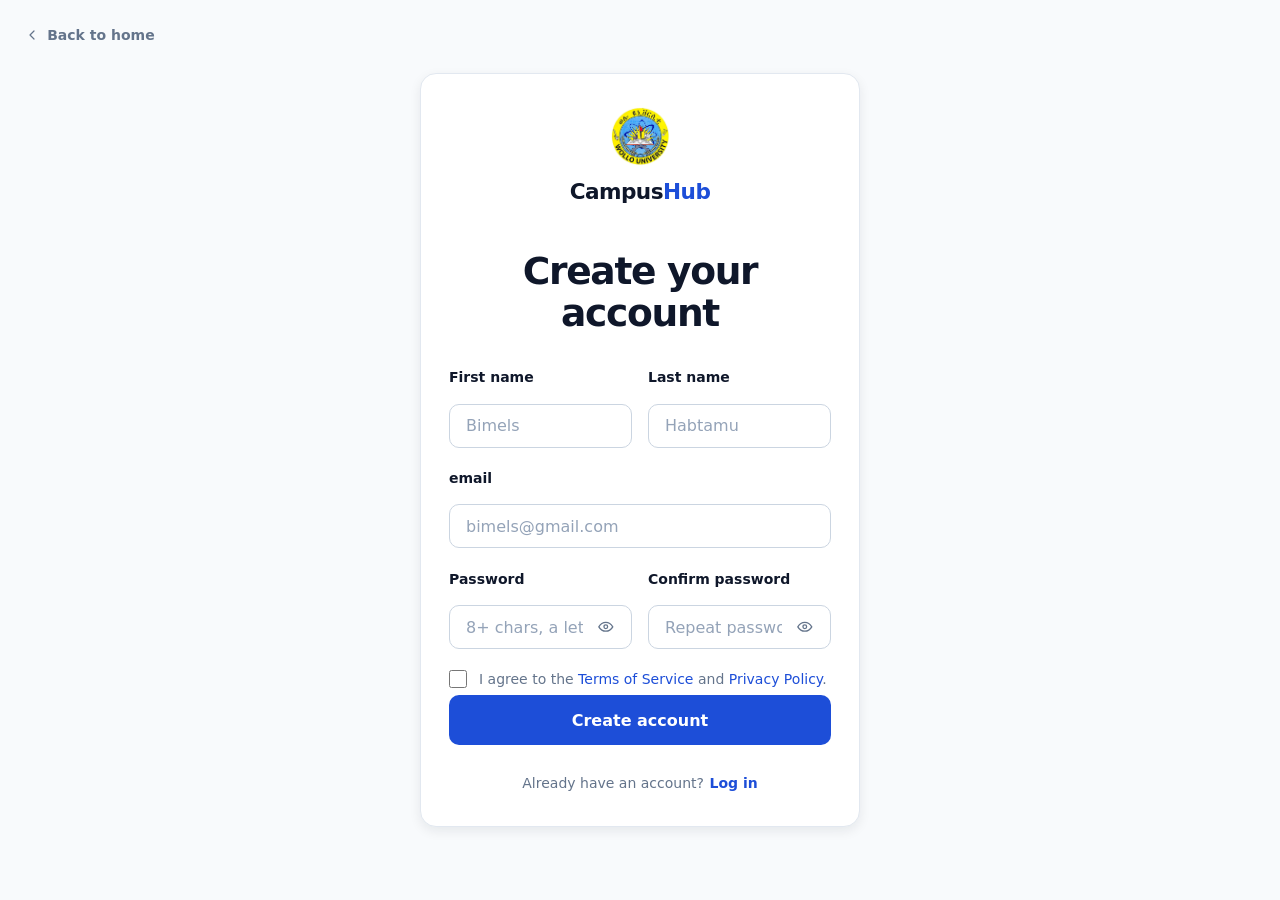
<file: html/register.html>
<!DOCTYPE html>
<html lang="en">

<head>
  <meta charset="UTF-8">
  <meta name="viewport" content="width=device-width, initial-scale=1.0">

  <meta name="description" content="Create an account on Campus Event & Activity Hub.">

  <title>Create account · CampusHub</title>

  <link rel="icon" href="../images/logo/logo.png" type="image/png">

  <link rel="stylesheet" href="../css/variables.css">
  <link rel="stylesheet" href="../css/base.css">
  <link rel="stylesheet" href="../css/components.css">
  <link rel="stylesheet" href="../css/auth.css">
</head>

<body class="auth-page">

  <a class="auth-back auth-back--top" href="index.html">
    <svg class="icon" viewBox="0 0 24 24" aria-hidden="true" fill="none" stroke="currentColor" stroke-width="2">
      <path d="M15 18l-6-6 6-6"></path>
    </svg>

    <span>Back to home</span>
  </a>

  <main class="auth-layout auth-layout--single" aria-label="Create an account">

    <section class="auth-panel">

      <div class="auth-panel-inner">

        <!-- Brand -->
        <a class="auth-brand auth-brand--stack" href="index.html" aria-label="CampusHub home">
          <img class="auth-brand-img" src="../images/logo/logo.png" alt="CampusHub logo" width="64" height="64">

          <span class="auth-brand-name">
            Campus<em>Hub</em>
            
          </span>
        </a>


        <!-- Heading -->
        <header class="auth-heading auth-heading--center">
          <h1>Create your account</h1>
        </header>


        <!-- Registration Form -->
        <form id="register-form" class="auth-form" action="#" method="post" novalidate aria-label="Registration form">

          <!-- Global form message -->
          <div id="reg-message" class="form-message" role="alert" hidden></div>


          <!-- Name -->
          <div class="form-row cols-2">

            <div class="form-field">
              <label class="form-label" for="reg-first">First name</label>
              <input id="reg-first" class="input" type="text" name="firstName" placeholder="Bimels"
                autocomplete="given-name" required>
              <span id="reg-first-error" class="field-error" role="alert" hidden></span>
            </div>

            <div class="form-field">
              <label class="form-label" for="reg-last">Last name</label>
              <input id="reg-last" class="input" type="text" name="lastName" placeholder="Habtamu"
                autocomplete="family-name" required>
              <span id="reg-last-error" class="field-error" role="alert" hidden></span>
            </div>

          </div>


          <!-- Email -->
          <div class="form-field">
            <label class="form-label" for="reg-email">email</label>
            <input id="reg-email" class="input" type="email" name="email" placeholder="bimels@gmail.com"
              autocomplete="email" required>
            <span id="reg-email-error" class="field-error" role="alert" hidden></span>
          </div>


          <!-- Password -->
          <div class="form-row cols-2">

            <div class="form-field">
              <label class="form-label" for="reg-password">Password</label>
              <div class="password-input-wrap">
                <input id="reg-password" class="input" type="password" name="password"
                  placeholder="8+ chars, a letter &amp; a number" autocomplete="new-password" minlength="8" required>
                <button class="password-toggle" type="button" data-password-toggle="reg-password" aria-label="Show password" aria-pressed="false"></button>
              </div>
              <span id="reg-password-error" class="field-error" role="alert" hidden></span>
            </div>

            <div class="form-field">
              <label class="form-label" for="reg-confirm">Confirm password</label>
              <div class="password-input-wrap">
                <input id="reg-confirm" class="input" type="password" name="confirm" placeholder="Repeat password"
                  autocomplete="new-password" minlength="8" required>
                <button class="password-toggle" type="button" data-password-toggle="reg-confirm" aria-label="Show password" aria-pressed="false"></button>
              </div>
              <span id="reg-confirm-error" class="field-error" role="alert" hidden></span>
            </div>

          </div>


          <!-- Terms -->
          <label class="form-check" for="reg-terms">
            <input id="reg-terms" type="checkbox" name="terms" required>
            <span>
              I agree to the
              <a href="#" aria-disabled="true">Terms of Service</a> and
              <a href="#" aria-disabled="true">Privacy Policy</a>.
            </span>
          </label>
          <span id="reg-terms-error" class="field-error" role="alert" hidden></span>


          <!-- Submit -->
          <button id="reg-submit" class="btn btn-primary btn-lg btn-block" type="submit">
            Create account
          </button>

        </form>


        <!-- Login -->
        <div class="auth-switch">

          <span>Already have an account?</span>

          <a href="login.html">
            Log in
          </a>

        </div>

      </div>

    </section>

  </main>

  <script type="module" src="../js/register.js"></script>

</body>

</html>
</file>
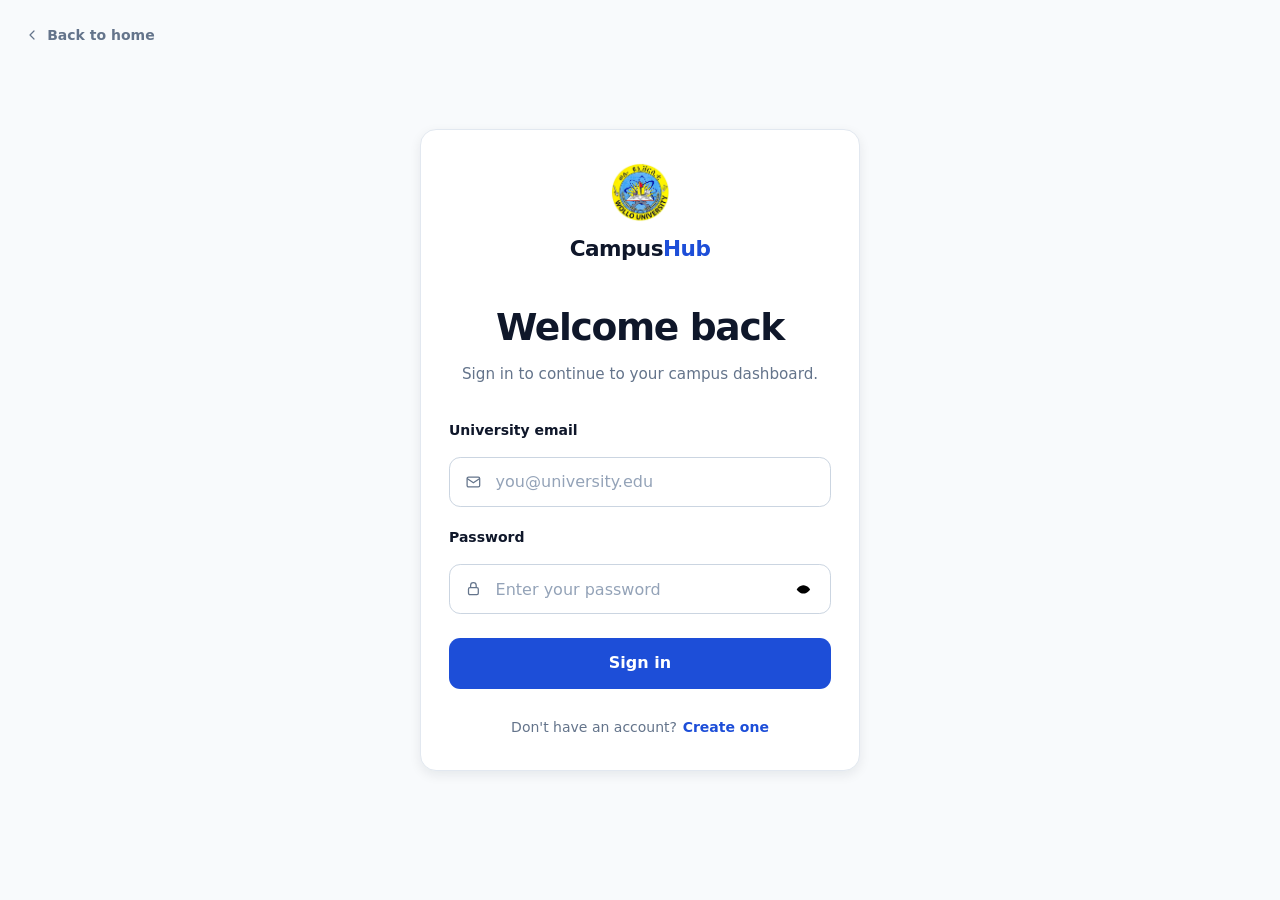
<file: html/settings.html>
<!DOCTYPE html>
<html lang="en">
<head>
  <meta charset="UTF-8">
  <meta name="viewport" content="width=device-width, initial-scale=1.0">
  <meta name="description" content="Account settings, notification preferences, and password security.">
  <title>Settings · Campus Event &amp; Activity Hub</title>
  <link rel="icon" href="../images/logo/logo.png" type="image/png">
  <link rel="stylesheet" href="../css/variables.css">
  <link rel="stylesheet" href="../css/base.css">
  <link rel="stylesheet" href="../css/components.css">
  <link rel="stylesheet" href="../css/layout-dashboard.css">
  <script type="module">
    import { isLoggedIn, getCurrentUser } from "../js/auth.js";

    if (!isLoggedIn() || !getCurrentUser()) {
      window.location.replace("login.html");
    }
  </script>
</head>
<body class="app-shell" id="app-shell">
  <a class="skip-link" href="#main-content">Skip to main content</a>

  <!-- ==================== Sidebar ==================== -->
  <aside class="sidebar" id="sidebar" aria-label="Sidebar">
    <div class="sidebar-brand">
      <a class="brand" href="index.html" title="Back to public site">
        <img class="brand-img" src="../images/logo/logo.png" alt="CampusHub" width="36" height="36">
        <span class="brand-name">Campus<em>Hub</em></span>
      </a>
      <button class="icon-btn sidebar-close" id="sidebar-close" type="button" aria-label="Close sidebar">
        <svg class="icon" viewBox="0 0 24 24" aria-hidden="true"><path d="M6 6l12 12M18 6L6 18"/></svg>
      </button>
    </div>

    <nav class="sidebar-nav" id="sidebar-nav" aria-label="Main navigation">
      <!-- Student section (shown if student) -->
      <div class="nav-section" id="student-nav-section">
        <span class="nav-section-title">Main</span>
        <a class="nav-item" href="app.html#/dashboard" id="nav-student-dashboard">
          <svg class="icon" viewBox="0 0 24 24" aria-hidden="true"><rect x="3" y="3" width="7" height="9" rx="1.5"/><rect x="14" y="3" width="7" height="5" rx="1.5"/><rect x="14" y="12" width="7" height="9" rx="1.5"/><rect x="3" y="16" width="7" height="5" rx="1.5"/></svg>
          <span class="nav-label">Dashboard</span>
        </a>
        <a class="nav-item" href="app.html#/my-events">
          <svg class="icon" viewBox="0 0 24 24" aria-hidden="true"><rect x="3" y="4" width="18" height="16" rx="2"/><path d="M8 2v4M16 2v4M3 10h18"/></svg>
          <span class="nav-label">My Events</span>
        </a>
        <a class="nav-item" href="app.html#/saved">
          <svg class="icon" viewBox="0 0 24 24" aria-hidden="true"><path d="M6 4.5h12V20l-6-4-6 4z"/></svg>
          <span class="nav-label">Saved</span>
        </a>
        <a class="nav-item" href="app.html#/calendar">
          <svg class="icon" viewBox="0 0 24 24" aria-hidden="true"><rect x="3" y="4" width="18" height="18" rx="2"/><path d="M16 2v4M8 2v4M3 10h18"/><circle cx="8" cy="14" r="1"/><circle cx="12" cy="14" r="1"/><circle cx="16" cy="14" r="1"/></svg>
          <span class="nav-label">Calendar</span>
        </a>
      </div>

      <!-- Admin section (shown if admin) -->
      <div class="nav-section" id="admin-nav-section" hidden>
        <span class="nav-section-title">Admin Management</span>
        <a class="nav-item" href="admin-dashboard.html" id="nav-admin-dashboard">
          <svg class="icon" viewBox="0 0 24 24" aria-hidden="true"><rect x="3" y="3" width="7" height="9" rx="1.5"/><rect x="14" y="3" width="7" height="5" rx="1.5"/><rect x="14" y="12" width="7" height="9" rx="1.5"/><rect x="3" y="16" width="7" height="5" rx="1.5"/></svg>
          <span class="nav-label">Admin Dashboard</span>
        </a>
        <a class="nav-item" href="admin-dashboard.html#/manage-events">
          <svg class="icon" viewBox="0 0 24 24" aria-hidden="true"><rect x="3" y="4" width="18" height="16" rx="2"/><path d="M8 2v4M16 2v4M3 10h18"/></svg>
          <span class="nav-label">Manage Events</span>
        </a>
        <a class="nav-item" href="admin-dashboard.html#/registrations">
          <svg class="icon" viewBox="0 0 24 24" aria-hidden="true"><path d="M16 4h2a2 2 0 012 2v14a2 2 0 01-2 2H6a2 2 0 01-2-2V6a2 2 0 012-2h2"/><rect x="8" y="2" width="8" height="4" rx="1"/><path d="M9 14l2 2 4-4"/></svg>
          <span class="nav-label">Registrations</span>
        </a>
      </div>

      <!-- Account section (both) -->
      <div class="nav-section">
        <span class="nav-section-title">Account</span>
        <a class="nav-item" href="profile.html">
          <svg class="icon" viewBox="0 0 24 24" aria-hidden="true"><circle cx="12" cy="8" r="4"/><path d="M4 20c1.5-3.5 4.2-5 8-5s6.5 1.5 8 5"/></svg>
          <span class="nav-label">Profile</span>
        </a>
        <a class="nav-item active" href="settings.html" aria-current="page">
          <svg class="icon" viewBox="0 0 24 24" aria-hidden="true"><path d="M4 6h10M18 6h2M4 12h4M12 12h8M4 18h12M20 18h0"/><circle cx="16" cy="6" r="2"/><circle cx="10" cy="12" r="2"/><circle cx="18" cy="18" r="2"/></svg>
          <span class="nav-label">Settings</span>
        </a>
      </div>

      <a class="nav-item nav-item-danger" id="logout-link" href="login.html">
        <svg class="icon" viewBox="0 0 24 24" aria-hidden="true"><path d="M9 21H5a2 2 0 01-2-2V5a2 2 0 012-2h4"/><path d="M16 17l5-5-5-5M21 12H9"/></svg>
        <span class="nav-label">Logout</span>
      </a>
    </nav>
  </aside>

  <div class="sidebar-overlay" id="sidebar-overlay" hidden="hidden"></div>

  <!-- ==================== Main column ==================== -->
  <div class="app-main">
    <header class="topbar">
      <div class="topbar-left">
        <button class="icon-btn sidebar-toggle" id="sidebar-toggle" type="button" aria-controls="sidebar" aria-expanded="false" aria-label="Toggle sidebar">
          <svg class="icon" viewBox="0 0 24 24" aria-hidden="true"><path d="M4 6h16M4 12h16M4 18h16"/></svg>
        </button>
        <h1 class="page-title" id="page-title">Settings</h1>
      </div>

      <div class="topbar-right">
        <span class="badge badge-brand" id="topbar-role-badge">Student</span>
        <a class="user-chip" href="profile.html" aria-label="Your profile">
          <span class="avatar" aria-hidden="true" id="topbar-avatar">--</span>
          <span class="user-chip-meta">
            <span class="user-chip-name" id="topbar-name">Loading…</span>
            <span class="user-chip-role" id="topbar-role">Student</span>
          </span>
        </a>
      </div>
    </header>

    <main id="main-content" class="app-content">
      <header class="page-header">
        <h1>Settings &amp; Preferences</h1>
        <p>Configure notification delivery, account password, and view your profile status.</p>
      </header>

      <div style="display:flex;flex-direction:column;gap:var(--spacing-xl);max-width:54rem;">

        <!-- 1. Notification Preferences -->
        <section class="card" aria-labelledby="heading-notifications">
          <header class="card-header" style="display:flex;justify-content:space-between;align-items:center;">
            <div>
              <h2 class="card-title" id="heading-notifications">Notification Preferences</h2>
              <p class="text-sm text-muted" style="margin-top:0.25rem;">Control how and when CampusHub alerts you about campus events.</p>
            </div>
            <span id="notif-saved-tag" class="badge badge-success" style="opacity:0;transition:opacity 0.3s ease;">Saved</span>
          </header>
          <div class="card-body settings-list">
            <div class="settings-row">
              <div>
                <p class="settings-row-title">Email Reminders</p>
                <p class="settings-row-desc">Receive an email reminder 24 hours before your registered events begin.</p>
              </div>
              <label class="switch">
                <input type="checkbox" id="notif-email-reminders" checked>
                <span class="switch-track" aria-hidden="true"></span>
                <span class="visually-hidden">Enable email reminders</span>
              </label>
            </div>

            <div class="settings-row">
              <div>
                <p class="settings-row-title">In-App Alerts</p>
                <p class="settings-row-desc">Display badges and notification banners for upcoming and saved events.</p>
              </div>
              <label class="switch">
                <input type="checkbox" id="notif-in-app-alerts" checked>
                <span class="switch-track" aria-hidden="true"></span>
                <span class="visually-hidden">Enable in-app alerts</span>
              </label>
            </div>

            <div class="settings-row">
              <div>
                <p class="settings-row-title">Weekly Campus Digest</p>
                <p class="settings-row-desc">A Monday morning summary of top workshops, hackathons, and activities.</p>
              </div>
              <label class="switch">
                <input type="checkbox" id="notif-weekly-digest">
                <span class="switch-track" aria-hidden="true"></span>
                <span class="visually-hidden">Enable weekly digest</span>
              </label>
            </div>

            <div class="settings-row">
              <div>
                <p class="settings-row-title">Event Schedule &amp; Venue Updates</p>
                <p class="settings-row-desc">Immediate alerts if an event you registered for changes its time or hall.</p>
              </div>
              <label class="switch">
                <input type="checkbox" id="notif-event-updates" checked>
                <span class="switch-track" aria-hidden="true"></span>
                <span class="visually-hidden">Enable event schedule updates</span>
              </label>
            </div>
          </div>
        </section>

        <!-- 2. Change Password -->
        <section class="card" aria-labelledby="heading-password">
          <header class="card-header">
            <h2 class="card-title" id="heading-password">Change Password</h2>
            <p class="text-sm text-muted" style="margin-top:0.25rem;">Update your account password. Use at least 8 characters with letters and numbers.</p>
          </header>
          <div class="card-body">
            <div id="pw-message" class="form-message" hidden></div>

            <form id="password-form" novalidate style="max-width:32rem;">
              <div class="form-field">
                <label class="form-label" for="pw-current">Current Password <span class="text-danger">*</span></label>
                <div class="password-input-wrap">
                  <input id="pw-current" class="input" type="password" required autocomplete="current-password">
                  <button class="password-toggle" type="button" data-password-toggle="pw-current" aria-label="Show password" aria-pressed="false"></button>
                </div>
                <span id="pw-current-error" class="field-error" role="alert" hidden></span>
              </div>

              <div class="form-row cols-2">
                <div class="form-field">
                  <label class="form-label" for="pw-new">New Password <span class="text-danger">*</span></label>
                  <div class="password-input-wrap">
                    <input id="pw-new" class="input" type="password" required autocomplete="new-password" minlength="8">
                    <button class="password-toggle" type="button" data-password-toggle="pw-new" aria-label="Show password" aria-pressed="false"></button>
                  </div>
                  <span id="pw-new-error" class="field-error" role="alert" hidden></span>
                </div>
                <div class="form-field">
                  <label class="form-label" for="pw-confirm">Confirm New Password <span class="text-danger">*</span></label>
                  <div class="password-input-wrap">
                    <input id="pw-confirm" class="input" type="password" required autocomplete="new-password" minlength="8">
                    <button class="password-toggle" type="button" data-password-toggle="pw-confirm" aria-label="Show password" aria-pressed="false"></button>
                  </div>
                  <span id="pw-confirm-error" class="field-error" role="alert" hidden></span>
                </div>
              </div>

              <div class="form-actions" style="margin-top:var(--spacing-md);">
                <button class="btn btn-primary" type="submit" id="pw-submit-btn">Update password</button>
              </div>
            </form>
          </div>
        </section>

        <!-- 3. Profile & Account Summary -->
        <section class="card" aria-labelledby="heading-account-summary">
          <header class="card-header">
            <h2 class="card-title" id="heading-account-summary">Account &amp; Profile Information</h2>
            <p class="text-sm text-muted" style="margin-top:0.25rem;">Quick overview of your active credentials.</p>
          </header>
          <div class="card-body">
            <div style="display:grid;grid-template-columns:repeat(auto-fit, minmax(13rem, 1fr));gap:var(--spacing-md);margin-bottom:var(--spacing-lg);">
              <div style="background:var(--color-surface-muted);padding:var(--spacing-md);border-radius:var(--radius-md);">
                <span class="text-xs text-muted" style="display:block;margin-bottom:0.25rem;">Full Name</span>
                <strong id="summary-name" style="font-size:var(--text-md);color:var(--color-text);">—</strong>
              </div>
              <div style="background:var(--color-surface-muted);padding:var(--spacing-md);border-radius:var(--radius-md);">
                <span class="text-xs text-muted" style="display:block;margin-bottom:0.25rem;">Email Address</span>
                <strong id="summary-email" style="font-size:var(--text-md);color:var(--color-text);">—</strong>
              </div>
              <div style="background:var(--color-surface-muted);padding:var(--spacing-md);border-radius:var(--radius-md);">
                <span class="text-xs text-muted" style="display:block;margin-bottom:0.25rem;">Student / Staff ID</span>
                <strong id="summary-id" style="font-size:var(--text-md);color:var(--color-text);">—</strong>
              </div>
              <div style="background:var(--color-surface-muted);padding:var(--spacing-md);border-radius:var(--radius-md);">
                <span class="text-xs text-muted" style="display:block;margin-bottom:0.25rem;">Account Role</span>
                <strong id="summary-role" style="font-size:var(--text-md);color:var(--color-text);">Student</strong>
              </div>
            </div>

            <div>
              <a class="btn btn-secondary" href="profile.html">
                <svg class="icon" viewBox="0 0 24 24" aria-hidden="true" style="width:1rem;height:1rem;margin-right:0.35rem;"><circle cx="12" cy="8" r="4"/><path d="M4 20c1.5-3.5 4.2-5 8-5s6.5 1.5 8 5"/></svg>
                Manage Profile Details
              </a>
            </div>
          </div>
        </section>

        <!-- 4. Danger Zone -->
        <section class="card danger-zone" aria-labelledby="heading-danger">
          <header class="card-header">
            <h2 class="card-title" id="heading-danger">Session Management</h2>
          </header>
          <div class="card-body">
            <h3>Sign out of this session</h3>
            <p class="text-sm text-muted">Safely end your current login session on this browser. You can sign back in at any time.</p>
            <div style="margin-top:0.75rem;">
              <button class="btn btn-danger" type="button" id="btn-logout-session">
                <svg class="icon" viewBox="0 0 24 24" aria-hidden="true" style="width:1rem;height:1rem;margin-right:0.35rem;"><path d="M9 21H5a2 2 0 01-2-2V5a2 2 0 012-2h4"/><path d="M16 17l5-5-5-5M21 12H9"/></svg>
                Sign out
              </button>
            </div>
          </div>
        </section>

      </div>
    </main>
  </div>

  <script type="module" src="../js/settings.js"></script>
  <noscript>
    <p class="text-center" style="padding:1rem;">JavaScript is required to manage your settings.</p>
  </noscript>
</body>
</html>
</file>
<file: css/variables.css>
﻿/* ============================================================
   variables.css â€” design tokens (global design system)
   ============================================================ */

:root {
  /* ---------- Typography ---------- */
  --font-sans: "Segoe UI", system-ui, -apple-system, "Helvetica Neue", Arial, sans-serif;
  --font-mono: "Cascadia Code", "Consolas", "SF Mono", monospace;

  --text-xs: 0.75rem;
  --text-sm: 0.875rem;
  --text-base: 1rem;
  --text-md: 1.125rem;
  --text-lg: 1.25rem;
  --text-xl: 1.5rem;
  --text-2xl: 1.875rem;
  --text-3xl: 2.25rem;
  --text-4xl: 3rem;

  --weight-regular: 400;
  --weight-medium: 500;
  --weight-semibold: 600;
  --weight-bold: 700;
  --weight-extrabold: 800;

  --leading-tight: 1.2;
  --leading-snug: 1.4;
  --leading-normal: 1.6;
  --leading-relaxed: 1.75;

  --tracking-tight: -0.02em;
  --tracking-wide: 0.04em;

  /* ---------- Color Â· neutral (slate scale) ---------- */
  --gray-50: #f8fafc;
  --gray-100: #f1f5f9;
  --gray-200: #e2e8f0;
  --gray-300: #cbd5e1;
  --gray-400: #94a3b8;
  --gray-500: #64748b;
  --gray-600: #475569;
  --gray-700: #334155;
  --gray-800: #1e293b;
  --gray-900: #0f172a;

  --color-bg: var(--gray-50);
  --color-surface: #ffffff;
  --color-surface-muted: var(--gray-100);
  --color-border: var(--gray-200);
  --color-border-strong: var(--gray-300);

  --color-text: var(--gray-900);
  --color-text-muted: var(--gray-500);
  --color-text-subtle: var(--gray-400);
  --color-inverse: #ffffff;

  /* ---------- Color Â· brand (blue) ---------- */
  --brand-50: #eff6ff;
  --brand-100: #dbeafe;
  --brand-200: #bfdbfe;
  --brand-300: #93c5fd;
  --brand-400: #60a5fa;
  --brand-500: #3b82f6;
  --brand-600: #2563eb;
  --brand-700: #1d4ed8;
  --brand-800: #1e40af;
  --brand-900: #1e3a8a;

  --color-primary: var(--brand-700);
  --color-primary-hover: var(--brand-800);
  --color-primary-subtle: var(--brand-50);
  --color-primary-text: var(--brand-700);

  /* ---------- Color Â· secondary (navy accent) ---------- */
  --color-secondary: var(--brand-900);
  --color-secondary-subtle: var(--brand-100);

  /* ---------- Color Â· accent (blue) ---------- */
  --color-accent: var(--brand-500);

  /* ---------- Color Â· semantic ---------- */
  --success-50: #f0fdf4;
  --success-100: #dcfce7;
  --success-200: #bbf7d0;
  --success-500: #22c55e;
  --success-600: #16a34a;
  --success-700: #15803d;
  --success-800: #166534;
  --color-success: var(--success-600);

  --warning-50: #fffbeb;
  --warning-100: #fef3c7;
  --warning-500: #f59e0b;
  --warning-600: #f59e0b;
  --warning-700: #d97706;
  --color-warning: var(--warning-600);

  --danger-50: #fef2f2;
  --danger-200: #fecaca;
  --danger-300: #fca5a5;
  --danger-500: #ef4444;
  --danger-600: #dc2626;
  --danger-700: #b91c1c;
  --danger-800: #991b1b;
  --danger-600-subtle: #fee2e2;
  --color-danger: var(--danger-600);
  --color-danger-hover: var(--danger-700);

  /* ---------- Gradients ---------- */
  --gradient-brand: linear-gradient(135deg, #1d4ed8 0%, #1e3a8a 100%);
  --gradient-brand-soft: linear-gradient(135deg, #eff6ff 0%, #dbeafe 100%);
  --gradient-visual: linear-gradient(150deg, #1d4ed8 0%, #1e3a8a 100%);

  /* ---------- Spacing (4 px base scale) ---------- */
  --spacing-2xs: 0.25rem;   /*  4 */
  --spacing-xs: 0.5rem;     /*  8 */
  --spacing-sm: 0.75rem;    /* 12 */
  --spacing-md: 1rem;       /* 16 */
  --spacing-lg: 1.5rem;     /* 24 */
  --spacing-xl: 2rem;       /* 32 */
  --spacing-2xl: 3rem;      /* 48 */
  --spacing-3xl: 4rem;      /* 64 */
  --spacing-4xl: 6rem;      /* 96 */

  --container-max: 76rem;        /* 1216 */
  --container-narrow: 58rem;
  --container-fluid: 100%;

  /* ---------- Radii ---------- */
  --radius-xs: 0.25rem;
  --radius-sm: 0.375rem;
  --radius-md: 0.625rem;
  --radius-lg: 0.875rem;
  --radius-xl: 1.125rem;
  --radius-pill: 999px;
  --radius-full: 50%;

  /* ---------- Borders ---------- */
  --border-width: 1px;
  --border-solid: var(--border-width) solid var(--color-border);

  /* ---------- Shadows ---------- */
  --shadow-xs: 0 1px 2px rgba(15, 23, 42, 0.05);
  --shadow-sm: 0 1px 3px rgba(15, 23, 42, 0.07), 0 1px 2px rgba(15, 23, 42, 0.04);
  --shadow-md: 0 4px 12px rgba(15, 23, 42, 0.08);
  --shadow-lg: 0 12px 28px rgba(15, 23, 42, 0.12);
  --shadow-xl: 0 24px 48px rgba(15, 23, 42, 0.16);
  --shadow-focus: 0 0 0 3px rgba(29, 78, 216, 0.25);
  --shadow-focus-danger: 0 0 0 3px rgba(220, 38, 38, 0.22);

  /* ---------- Breakpoints (min-width media queries) ---------- */
  --bp-sm: 40rem;   /*  640 */
  --bp-md: 48rem;   /*  768 */
  --bp-lg: 64rem;   /* 1024 */
  --bp-xl: 75rem;   /* 1200 */

  /* ---------- Motion ---------- */
  --transition-fast: 150ms cubic-bezier(0.3, 0, 0.2, 1);
  --transition-base: 250ms cubic-bezier(0.3, 0, 0.2, 1);
  --transition-slow: 400ms cubic-bezier(0.3, 0, 0.2, 1);

  /* ---------- Z-index ---------- */
  --z-base: 0;
  --z-sticky: 100;
  --z-overlay: 200;
  --z-drawer: 300;
  --z-modal: 400;

  /* ---------- Component sizing ---------- */
  --header-height: 4rem;
  --sidebar-width: 15.5rem;
  --sidebar-width-collapsed: 4.5rem;
  --input-height: 2.75rem;
  --auth-card-width: 30rem;
}
</file>
<file: css/base.css>
﻿/* ============================================================
   base.css â€” reset, element defaults, typography, utilities
   ============================================================ */

/* ---------- Modern reset ---------- */
*,
*::before,
*::after {
  box-sizing: border-box;
  margin: 0;
  padding: 0;
}

html {
  font-size: 100%;
  -webkit-text-size-adjust: 100%;
  scroll-behavior: smooth;
}

@media (prefers-reduced-motion: reduce) {
  html {
    scroll-behavior: auto;
  }
  *,
  *::before,
  *::after {
    animation-duration: 0.01ms !important;
    animation-iteration-count: 1 !important;
    transition-duration: 0.01ms !important;
  }
}

body {
  font-family: var(--font-sans);
  font-size: var(--text-base);
  line-height: var(--leading-normal);
  color: var(--color-text);
  background-color: var(--color-bg);
  min-height: 100vh;
  -webkit-font-smoothing: antialiased;
  text-rendering: optimizeLegibility;
}

/* ---------- Typography defaults ---------- */
h1, h2, h3, h4, h5, h6 {
  font-weight: var(--weight-bold);
  line-height: var(--leading-tight);
  letter-spacing: var(--tracking-tight);
  color: var(--color-text);
}

h1 { font-size: var(--text-3xl); }
h2 { font-size: var(--text-2xl); }
h3 { font-size: var(--text-lg); }
h4 { font-size: var(--text-md); }

p { line-height: var(--leading-normal); }

a {
  color: var(--color-primary);
  text-decoration: none;
}

a:hover {
  text-decoration: underline;
}

ul, ol {
  list-style: none;
}

img, svg, video {
  max-width: 100%;
  display: block;
}

img {
  height: auto;
}

figure {
  margin: 0;
}

hr {
  border: none;
  border-top: var(--border-solid);
  margin: var(--spacing-lg) 0;
}

small {
  font-size: var(--text-sm);
}

strong {
  font-weight: var(--weight-semibold);
}

/* ---------- Form element defaults ---------- */
input, select, textarea, button {
  font: inherit;
  color: inherit;
}

button {
  cursor: pointer;
  background: none;
  border: none;
}

:where(input, select, textarea)::placeholder {
  color: var(--color-text-subtle);
}

/* ---------- Focus visibility (keyboard only) ---------- */
:focus {
  outline: none;
}

:focus-visible {
  outline: none;
  box-shadow: var(--shadow-focus);
  border-radius: var(--radius-xs);
}

/* ---------- Selection ---------- */
::selection {
  background: var(--brand-200);
  color: var(--brand-900);
}

/* ---------- Scrollbar (WebKit) ---------- */
::-webkit-scrollbar {
  width: 0.6rem;
  height: 0.6rem;
}

::-webkit-scrollbar-thumb {
  background: var(--gray-300);
  border-radius: var(--radius-pill);
}

::-webkit-scrollbar-thumb:hover {
  background: var(--gray-400);
}

/* ============================================================
   Utilities
   ============================================================ */

.visually-hidden {
  position: absolute !important;
  width: 1px;
  height: 1px;
  margin: -1px;
  padding: 0;
  overflow: hidden;
  clip: rect(0 0 0 0);
  white-space: nowrap;
  border: 0;
}

.skip-link {
  position: absolute;
  left: var(--spacing-md);
  top: -100%;
  z-index: var(--z-modal);
  background: var(--color-surface);
  padding: var(--spacing-sm) var(--spacing-md);
  border-radius: var(--radius-md);
  box-shadow: var(--shadow-lg);
  font-weight: var(--weight-semibold);
}

.skip-link:focus {
  top: var(--spacing-md);
}

.container {
  width: 100%;
  max-width: var(--container-max);
  margin-inline: auto;
  padding-inline: var(--spacing-md);
}

@media (min-width: 48rem) {
  .container {
    padding-inline: var(--spacing-lg);
  }
}

.container-narrow {
  max-width: var(--container-narrow);
}

.text-muted { color: var(--color-text-muted); }
.text-subtle { color: var(--color-text-subtle); }
.text-sm { font-size: var(--text-sm); }
.text-xs { font-size: var(--text-xs); }
.text-bold { font-weight: var(--weight-bold); }
.text-center { text-align: center; }

.icon {
  width: 1.25rem;
  height: 1.25rem;
  flex-shrink: 0;
  stroke: currentColor;
  fill: none;
  stroke-width: 1.8;
  stroke-linecap: round;
  stroke-linejoin: round;
}

[hidden] {
  display: none !important;
}
</file>
<file: css/components.css>
.btn {
  display: inline-flex;
  align-items: center;
  justify-content: center;
  gap: var(--spacing-xs);
  height: 2.625rem;
  padding-inline: var(--spacing-lg);
  border-radius: var(--radius-md);
  border: var(--border-width) solid transparent;
  font-size: var(--text-sm);
  font-weight: var(--weight-semibold);
  white-space: nowrap;
  transition: background-color var(--transition-fast),
              color var(--transition-fast),
              border-color var(--transition-fast),
              box-shadow var(--transition-fast),
              transform var(--transition-fast);
}

.btn:hover {
  text-decoration: none;
}

.btn:active {
  transform: translateY(1px);
}

.btn:disabled,
.btn[aria-disabled="true"] {
  opacity: 0.55;
  cursor: not-allowed;
  transform: none;
}

.btn .icon {
  width: 1.125rem;
  height: 1.125rem;
}

/* Variants */
.btn-primary {
  background: var(--color-primary);
  color: var(--color-inverse);
}

.btn-primary:hover {
  background: var(--color-primary-hover);
  box-shadow: var(--shadow-md);
}

.btn-secondary {
  background: var(--color-surface);
  color: var(--color-primary-text);
  border-color: var(--color-border-strong);
}

.btn-secondary:hover {
  background: var(--color-primary-subtle);
  border-color: var(--color-primary);
}

.btn-ghost {
  background: transparent;
  color: var(--color-text-muted);
}

.btn-ghost:hover {
  background: var(--color-surface-muted);
  color: var(--color-text);
}

.btn-danger {
  background: var(--color-danger);
  color: var(--color-inverse);
}

.btn-danger:hover {
  background: var(--color-danger-hover);
}

.btn-accent {
  background: var(--gradient-brand);
  color: var(--color-inverse);
}

.btn-accent:hover {
  box-shadow: var(--shadow-lg);
}

/* Sizes */
.btn-sm {
  height: 2.125rem;
  padding-inline: var(--spacing-md);
  font-size: var(--text-xs);
  border-radius: var(--radius-sm);
}

.btn-lg {
  height: 3.125rem;
  padding-inline: var(--spacing-xl);
  font-size: var(--text-base);
}

.btn-block {
  width: 100%;
}

/* Icon-only button (toolbars, toggles) */
.icon-btn {
  display: inline-grid;
  place-items: center;
  width: 2.5rem;
  height: 2.5rem;
  border-radius: var(--radius-md);
  color: var(--color-text-muted);
  transition: background-color var(--transition-fast), color var(--transition-fast);
}

.icon-btn:hover {
  background: var(--color-surface-muted);
  color: var(--color-text);
}

/* Social OAuth buttons */
.btn-social {
  height: 2.75rem;
  background: var(--color-surface);
  border-color: var(--color-border-strong);
  color: var(--color-text);
  font-weight: var(--weight-medium);
  gap: var(--spacing-sm);
}

.btn-social:hover {
  background: var(--color-surface-muted);
  border-color: var(--gray-400);
}

.btn-social .icon {
  width: 1.125rem;
  height: 1.125rem;
}

/* ------------------------------------------------------------
   Badges & chips
   ------------------------------------------------------------ */
.badge {
  display: inline-flex;
  align-items: center;
  gap: var(--spacing-2xs);
  padding: 0.15em 0.65em;
  border-radius: var(--radius-pill);
  font-size: var(--text-xs);
  font-weight: var(--weight-semibold);
  letter-spacing: var(--tracking-wide);
  text-transform: uppercase;
  background: var(--color-surface-muted);
  color: var(--color-text-muted);
  line-height: 1.6;
}

.badge-brand { background: var(--brand-100); color: var(--brand-800); }
.badge-success { background: var(--success-50); color: var(--success-700); }
.badge-warning { background: var(--warning-50); color: var(--warning-600); }
.badge-danger { background: var(--danger-50); color: var(--danger-700); }
.badge-violet { background: var(--brand-100); color: var(--brand-900); }

.chip {
  display: inline-flex;
  align-items: center;
  gap: var(--spacing-2xs);
  padding: var(--spacing-2xs) var(--spacing-sm);
  border-radius: var(--radius-pill);
  border: var(--border-width) solid var(--color-border);
  background: var(--color-surface);
  color: var(--color-text-muted);
  font-size: var(--text-sm);
  transition: border-color var(--transition-fast), background-color var(--transition-fast);
}

.chip:hover {
  border-color: var(--color-primary);
  color: var(--color-primary-text);
  text-decoration: none;
}

/* ------------------------------------------------------------
   Cards
   ------------------------------------------------------------ */
.card {
  background: var(--color-surface);
  border: var(--border-solid);
  border-radius: var(--radius-lg);
  box-shadow: var(--shadow-xs);
}

.card-hover {
  transition: box-shadow var(--transition-base), transform var(--transition-base), border-color var(--transition-base);
}

.card-hover:hover {
  box-shadow: var(--shadow-md);
  transform: translateY(-2px);
  border-color: var(--color-border-strong);
}

.card-pad {
  padding: var(--spacing-lg);
}

.card-header {
  display: flex;
  align-items: center;
  justify-content: space-between;
  gap: var(--spacing-md);
  padding: var(--spacing-md) var(--spacing-lg);
  border-bottom: var(--border-solid);
}

.card-title {
  font-size: var(--text-md);
  font-weight: var(--weight-semibold);
}

.card-body {
  padding: var(--spacing-lg);
}

.card-footer {
  padding: var(--spacing-md) var(--spacing-lg);
  border-top: var(--border-solid);
}

.card-grid {
  display: grid;
  gap: var(--spacing-lg);
  grid-template-columns: repeat(auto-fill, minmax(17rem, 1fr));
}

/* Panel (generic framed block) */
.panel {
  background: var(--color-surface);
  border: var(--border-solid);
  border-radius: var(--radius-lg);
  box-shadow: var(--shadow-xs);
  padding: var(--spacing-lg);
}

.panel-pad-lg { padding: var(--spacing-2xl); }

/* ------------------------------------------------------------
   Stat cards (dashboard)
   ------------------------------------------------------------ */
.stat-card {
  display: flex;
  align-items: flex-start;
  justify-content: space-between;
  gap: var(--spacing-md);
  padding: var(--spacing-lg);
}

.stat-card-icon {
  display: grid;
  place-items: center;
  width: 2.75rem;
  height: 2.75rem;
  border-radius: var(--radius-md);
  color: var(--color-primary);
  background: var(--color-primary-subtle);
  order: 2;
}

.stat-card-icon.violet { color: var(--brand-900); background: var(--brand-100); }
.stat-card-icon.success { color: var(--success-600); background: var(--success-50); }
.stat-card-icon.warning { color: var(--warning-600); background: var(--warning-50); }

.stat-card-value {
  font-size: var(--text-2xl);
  font-weight: var(--weight-extrabold);
  line-height: 1.1;
  letter-spacing: var(--tracking-tight);
}

.stat-card-label {
  font-size: var(--text-sm);
  color: var(--color-text-muted);
  margin-top: var(--spacing-2xs);
}

.stat-card-trend {
  display: inline-flex;
  align-items: center;
  gap: var(--spacing-2xs);
  font-size: var(--text-xs);
  font-weight: var(--weight-semibold);
  color: var(--color-text-subtle);
  margin-top: var(--spacing-xs);
}

/* ------------------------------------------------------------
   Avatars
   ------------------------------------------------------------ */
.avatar {
  display: inline-grid;
  place-items: center;
  width: 2.5rem;
  height: 2.5rem;
  border-radius: var(--radius-full);
  overflow: hidden;
  background: var(--gradient-brand);
  color: var(--color-inverse);
  font-weight: var(--weight-bold);
  font-size: var(--text-sm);
  flex-shrink: 0;
}

.avatar img {
  width: 100%;
  height: 100%;
  object-fit: cover;
}

.avatar-sm { width: 2rem; height: 2rem; font-size: var(--text-xs); }
.avatar-lg { width: 4.5rem; height: 4.5rem; font-size: var(--text-xl); }

.password-input-wrap {
  position: relative;
}

.password-input-wrap .input {
  padding-right: 3rem;
}

.password-toggle {
  position: absolute;
  top: 50%;
  right: 0.65rem;
  display: grid;
  place-items: center;
  width: 2rem;
  height: 2rem;
  padding: 0;
  color: var(--color-text-muted);
  background: transparent;
  border: 0;
  border-radius: var(--radius-sm);
  cursor: pointer;
  transform: translateY(-50%);
}

.password-toggle:hover {
  color: var(--color-primary);
  background: var(--color-surface-muted);
}

.password-toggle:focus-visible {
  outline: 2px solid var(--color-primary);
  outline-offset: 2px;
}

.password-toggle svg {
  width: 1.1rem;
  height: 1.1rem;
  fill: none;
  stroke: currentColor;
  stroke-linecap: round;
  stroke-linejoin: round;
  stroke-width: 1.8;
}

/* ------------------------------------------------------------
   Forms
   ------------------------------------------------------------ */
.form-field {
  display: flex;
  flex-direction: column;
  gap: var(--spacing-xs);
  margin-bottom: var(--spacing-md);
}

.form-row {
  display: grid;
  grid-template-columns: 1fr;
  gap: var(--spacing-md);
}

@media (min-width: 40rem) {
  .form-row.cols-2 {
    grid-template-columns: 1fr 1fr;
  }
}

.form-label {
  font-size: var(--text-sm);
  font-weight: var(--weight-semibold);
  color: var(--color-text);
}

.input,
.select,
.textarea {
  width: 100%;
  height: var(--input-height);
  padding: 0 var(--spacing-md);
  background: var(--color-surface);
  border: var(--border-width) solid var(--color-border-strong);
  border-radius: var(--radius-md);
  color: var(--color-text);
  transition: border-color var(--transition-fast), box-shadow var(--transition-fast);
}

.input::placeholder,
.textarea::placeholder {
  color: var(--color-text-subtle);
}

.input:hover,
.select:hover,
.textarea:hover {
  border-color: var(--gray-400);
}

.input:focus,
.select:focus,
.textarea:focus {
  outline: none;
  border-color: var(--color-primary);
  box-shadow: var(--shadow-focus);
}

.input[disabled],
.select[disabled],
.textarea[disabled] {
  background: var(--color-surface-muted);
  border-color: var(--color-border);
  color: var(--color-text-subtle);
  cursor: not-allowed;
}

.textarea {
  height: auto;
  min-height: 7rem;
  padding-block: var(--spacing-sm);
  resize: vertical;
}

.form-hint {
  font-size: var(--text-xs);
  color: var(--color-text-muted);
}

/* Inline validation messages */
.input.is-invalid,
.select.is-invalid,
.textarea.is-invalid {
  border-color: var(--color-danger);
}

.input.is-invalid:focus,
.select.is-invalid:focus,
.textarea.is-invalid:focus {
  box-shadow: var(--shadow-focus-danger);
}

.field-error {
  display: flex;
  align-items: flex-start;
  gap: var(--spacing-2xs);
  font-size: var(--text-xs);
  font-weight: var(--weight-medium);
  color: var(--color-danger);
}

.field-error .icon {
  width: 0.875rem;
  height: 0.875rem;
  margin-top: 0.125rem;
}

/* Form-level messages (success / error banners) */
.form-message {
  display: flex;
  align-items: flex-start;
  gap: var(--spacing-sm);
  padding: var(--spacing-sm) var(--spacing-md);
  border-radius: var(--radius-md);
  font-size: var(--text-sm);
  line-height: var(--leading-snug);
}

.form-message .icon {
  width: 1.125rem;
  height: 1.125rem;
  flex-shrink: 0;
  margin-top: 0.125rem;
}

.form-message--success {
  background: var(--success-50);
  color: var(--success-700);
  border: 1px solid var(--success-200);
}

.form-message--error {
  background: var(--danger-50);
  color: var(--danger-700);
  border: 1px solid rgba(220, 38, 38, 0.25);
}

.field-hint-row {
  display: flex;
  align-items: center;
  justify-content: space-between;
  gap: var(--spacing-md);
  margin-top: var(--spacing-sm);
}

.field-hint-row .form-link {
  font-size: var(--text-sm);
  font-weight: var(--weight-semibold);
}

.form-link {
  font-size: var(--text-sm);
  font-weight: var(--weight-semibold);
}

/* Checkbox / radio */
.form-check {
  display: inline-flex;
  align-items: flex-start;
  gap: var(--spacing-sm);
  cursor: pointer;
  font-size: var(--text-sm);
  color: var(--color-text-muted);
}

.form-check input[type="checkbox"],
.form-check input[type="radio"] {
  width: 1.125rem;
  height: 1.125rem;
  margin-top: 0.1em;
  accent-color: var(--color-primary);
  flex-shrink: 0;
}

/* Toggle switch */
.switch {
  position: relative;
  display: inline-flex;
  width: 2.75rem;
  height: 1.5rem;
  flex-shrink: 0;
}

.switch input {
  position: absolute;
  opacity: 0;
  width: 100%;
  height: 100%;
  margin: 0;
  cursor: pointer;
}

.switch-track {
  position: absolute;
  inset: 0;
  background: var(--gray-300);
  border-radius: var(--radius-pill);
  transition: background-color var(--transition-fast);
}

.switch-track::after {
  content: "";
  position: absolute;
  top: 0.125rem;
  left: 0.125rem;
  width: 1.25rem;
  height: 1.25rem;
  border-radius: var(--radius-full);
  background: var(--color-inverse);
  box-shadow: var(--shadow-sm);
  transition: transform var(--transition-fast);
}

.switch input:checked + .switch-track {
  background: var(--color-primary);
}

.switch input:checked + .switch-track::after {
  transform: translateX(1.25rem);
}

.switch input:focus-visible + .switch-track {
  box-shadow: var(--shadow-focus);
}

.switch input:disabled + .switch-track {
  opacity: 0.5;
  cursor: not-allowed;
}

/* ------------------------------------------------------------
   Search & filters
   ------------------------------------------------------------ */
.search-bar {
  display: flex;
  gap: var(--spacing-sm);
  width: 100%;
}

.search-bar .input {
  flex: 1;
  height: 2.875rem;
  padding-left: var(--spacing-lg);
}

.search-wrap {
  position: relative;
  flex: 1;
}

.search-wrap .icon {
  position: absolute;
  left: var(--spacing-md);
  top: 50%;
  transform: translateY(-50%);
  color: var(--color-text-subtle);
  pointer-events: none;
}

.search-wrap .input {
  padding-left: 2.75rem;
}

.filter-bar {
  display: flex;
  flex-wrap: wrap;
  gap: var(--spacing-sm);
}

.filter-bar .select {
  width: auto;
}

/* ------------------------------------------------------------
   Empty state
   ------------------------------------------------------------ */
.empty-state {
  display: flex;
  flex-direction: column;
  align-items: center;
  gap: var(--spacing-sm);
  text-align: center;
  padding: var(--spacing-2xl) var(--spacing-lg);
  color: var(--color-text-muted);
  border: var(--border-width) dashed var(--color-border-strong);
  border-radius: var(--radius-lg);
  background: var(--color-surface);
}

.empty-state .icon {
  width: 2.5rem;
  height: 2.5rem;
  color: var(--color-text-subtle);
}

.empty-state h2 {
  margin: 0;
  font-size: var(--text-lg);
  color: var(--color-text);
}

/* ------------------------------------------------------------
   Dashboard listing helpers (Stage 7)
   ------------------------------------------------------------ */
.view-count {
  margin: 0 0 var(--spacing-md);
  font-size: var(--text-sm);
  color: var(--color-text-muted);
}

.reg-status {
  display: flex;
  align-items: center;
  gap: var(--spacing-xs);
  flex-wrap: wrap;
  margin-top: var(--spacing-xs);
}

.reg-status-note {
  font-size: var(--text-xs);
  color: var(--color-text-muted);
}

/* ------------------------------------------------------------
   Dividers
   ------------------------------------------------------------ */
.divider {
  display: flex;
  align-items: center;
  gap: var(--spacing-md);
  color: var(--color-text-subtle);
  font-size: var(--text-xs);
  text-transform: uppercase;
  letter-spacing: var(--tracking-wide);
  margin: var(--spacing-lg) 0;
}

.divider::before,
.divider::after {
  content: "";
  flex: 1;
  height: var(--border-width);
  background: var(--color-border);
}

/* ------------------------------------------------------------
   Event card (Stage 2 mount target)
   ------------------------------------------------------------ */
.events-grid {
  display: grid;
  gap: var(--spacing-lg);
  grid-template-columns: repeat(auto-fill, minmax(17rem, 1fr));
}

.events-grid--fit {
  grid-template-columns: repeat(auto-fit, minmax(17rem, 1fr));
}

.event-card {
  display: flex;
  flex-direction: column;
  overflow: hidden;
}

.event-card-cover {
  position: relative;
  aspect-ratio: 16 / 9;
  background: var(--color-surface-muted);
  overflow: hidden;
}

.event-card-image {
  width: 100%;
  height: 100%;
  object-fit: cover;
  transition: transform var(--transition-slow);
}

.event-card:hover .event-card-image {
  transform: scale(1.03);
}

.event-card-cover .event-card-badge {
  position: absolute;
  top: var(--spacing-sm);
  left: var(--spacing-sm);
  box-shadow: var(--shadow-sm);
}

.event-card-body {
  display: flex;
  flex-direction: column;
  gap: var(--spacing-xs);
  padding: var(--spacing-md) var(--spacing-lg);
}

.event-card-badge {
  margin-bottom: 0;
}

.event-card-title {
  font-size: var(--text-md);
}

.event-card-title a {
  color: var(--color-text);
  transition: color var(--transition-fast);
}

.event-card-title a:hover {
  color: var(--color-primary-text);
  text-decoration: none;
}

.event-card-desc {
  font-size: var(--text-sm);
  color: var(--color-text-muted);
  display: -webkit-box;
  -webkit-line-clamp: 2;
  -webkit-box-orient: vertical;
  overflow: hidden;
}

.event-card-meta {
  display: flex;
  flex-direction: column;
  gap: var(--spacing-2xs);
  font-size: var(--text-sm);
  color: var(--color-text-muted);
}

.event-card-datetime,
.event-card-location {
  display: inline-flex;
  align-items: center;
  gap: var(--spacing-xs);
}

.event-card-datetime .icon,
.event-card-location .icon {
  width: 1rem;
  height: 1rem;
  color: var(--color-text-subtle);
  flex-shrink: 0;
}

.event-card-actions {
  display: flex;
  align-items: center;
  justify-content: space-between;
  flex-wrap: wrap;
  gap: var(--spacing-sm);
  margin-top: auto;
  padding: var(--spacing-md) var(--spacing-lg);
  border-top: var(--border-solid);
}

.event-card-save[aria-pressed="true"] {
  color: var(--color-danger);
}

.event-card-link {
  font-size: var(--text-sm);
  font-weight: var(--weight-semibold);
}

.event-card-link:hover {
  text-decoration: underline;
}

/* ------------------------------------------------------------
   Stage 5: Status Badges
   ------------------------------------------------------------ */
.badge-upcoming {
  background: var(--brand-50, #eff6ff);
  color: var(--color-primary);
  border: 1px solid var(--brand-200, #bfdbfe);
}

.badge-live {
  display: inline-flex;
  align-items: center;
  gap: var(--spacing-2xs);
  background: var(--success-50);
  color: var(--success-700);
  border: 1px solid var(--success-200);
  font-weight: var(--weight-bold);
}

.badge-live::before {
  content: "";
  display: inline-block;
  width: 0.5rem;
  height: 0.5rem;
  border-radius: 50%;
  background: var(--success-500);
  box-shadow: 0 0 0 0 rgba(22, 163, 74, 0.7);
  animation: pulseLiveDot 1.8s infinite;
}

@keyframes pulseLiveDot {
  0% {
    transform: scale(0.95);
    box-shadow: 0 0 0 0 rgba(22, 163, 74, 0.7);
  }
  70% {
    transform: scale(1);
    box-shadow: 0 0 0 6px rgba(22, 163, 74, 0);
  }
  100% {
    transform: scale(0.95);
    box-shadow: 0 0 0 0 rgba(22, 163, 74, 0);
  }
}

.badge-completed {
  background: var(--color-surface-muted);
  color: var(--color-text-muted);
  border: 1px solid var(--color-border);
}

/* ------------------------------------------------------------
   Stage 5: Event Detail Page Layout & Components
   ------------------------------------------------------------ */
.event-back-link {
  display: inline-flex;
  align-items: center;
  gap: var(--spacing-xs);
  font-size: var(--text-sm);
  font-weight: var(--weight-medium);
  color: var(--color-text-muted);
  margin-bottom: var(--spacing-lg);
  transition: color var(--transition-fast), transform var(--transition-fast);
}

.event-back-link:hover {
  color: var(--color-primary);
  text-decoration: none;
  transform: translateX(-2px);
}

.event-back-link .icon {
  width: 1.125rem;
  height: 1.125rem;
}

.event-detail-shell {
  padding-block: var(--spacing-2xl) var(--spacing-3xl);
}

.event-detail-header {
  margin-bottom: var(--spacing-xl);
}

.event-detail-meta-top {
  display: flex;
  flex-wrap: wrap;
  align-items: center;
  justify-content: space-between;
  gap: var(--spacing-md);
  margin-bottom: var(--spacing-md);
}

.event-detail-badges {
  display: flex;
  flex-wrap: wrap;
  align-items: center;
  gap: var(--spacing-xs);
}

.event-detail-title {
  font-size: var(--text-3xl);
  font-weight: var(--weight-extrabold);
  line-height: var(--leading-tight);
  color: var(--color-text);
  margin-bottom: var(--spacing-sm);
}

@media (min-width: 768px) {
  .event-detail-title {
    font-size: var(--text-4xl);
  }
}

.event-detail-organizer-line {
  display: flex;
  align-items: center;
  gap: var(--spacing-xs);
  font-size: var(--text-base);
  color: var(--color-text-muted);
}

.event-detail-organizer-line strong {
  color: var(--color-text);
}

/* Two-column layout */
.event-detail-grid {
  display: grid;
  grid-template-columns: 1fr;
  gap: var(--spacing-2xl);
  align-items: start;
}

@media (min-width: 992px) {
  .event-detail-grid {
    grid-template-columns: minmax(0, 1.9fr) minmax(0, 1.1fr);
  }
}

.event-detail-main {
  display: flex;
  flex-direction: column;
  gap: var(--spacing-xl);
}

.event-detail-sidebar {
  display: flex;
  flex-direction: column;
  gap: var(--spacing-lg);
  position: sticky;
  top: calc(var(--header-height) + var(--spacing-lg));
}

/* Event Image Cover */
.event-detail-media {
  position: relative;
  width: 100%;
  aspect-ratio: 16 / 9;
  border-radius: var(--radius-xl);
  overflow: hidden;
  background: var(--color-surface-muted);
  box-shadow: var(--shadow-md);
  border: var(--border-solid);
}

.event-detail-img {
  width: 100%;
  height: 100%;
  object-fit: cover;
  display: block;
}

/* Countdown Card */
.countdown-card {
  border-radius: var(--radius-xl);
  background: linear-gradient(135deg, var(--color-surface) 0%, var(--brand-50, #f8faff) 100%);
  border: 1px solid var(--brand-200, #bfdbfe);
  box-shadow: var(--shadow-md);
  padding: var(--spacing-xl);
}

.countdown-card-header {
  display: flex;
  align-items: center;
  justify-content: space-between;
  gap: var(--spacing-sm);
  margin-bottom: var(--spacing-lg);
}

.countdown-title {
  display: flex;
  align-items: center;
  gap: var(--spacing-xs);
  font-size: var(--text-sm);
  font-weight: var(--weight-bold);
  text-transform: uppercase;
  letter-spacing: var(--tracking-wider);
  color: var(--color-primary);
}

.countdown-title .icon {
  width: 1.125rem;
  height: 1.125rem;
}

.countdown-grid {
  display: grid;
  grid-template-columns: repeat(4, 1fr);
  gap: var(--spacing-sm);
}

@media (max-width: 480px) {
  .countdown-grid {
    gap: var(--spacing-2xs);
  }
  .countdown-segment {
    padding: var(--spacing-sm) var(--spacing-2xs);
  }
  .countdown-number {
    font-size: var(--text-xl);
  }
  .countdown-unit {
    font-size: 0.65rem;
  }
}

.countdown-segment {
  display: flex;
  flex-direction: column;
  align-items: center;
  justify-content: center;
  background: var(--color-surface);
  border: 1px solid var(--color-border);
  border-radius: var(--radius-lg);
  padding: var(--spacing-md) var(--spacing-xs);
  box-shadow: var(--shadow-sm);
  text-align: center;
}

.countdown-number {
  font-family: var(--font-mono, monospace);
  font-size: var(--text-2xl);
  font-weight: var(--weight-extrabold);
  color: var(--color-text);
  line-height: 1.1;
}

@media (min-width: 640px) {
  .countdown-number {
    font-size: var(--text-3xl);
  }
}

.countdown-unit {
  font-size: var(--text-xs);
  font-weight: var(--weight-semibold);
  color: var(--color-text-muted);
  text-transform: uppercase;
  letter-spacing: var(--tracking-wider);
  margin-top: var(--spacing-2xs);
}

/* Event State Banners */
.event-state-banner {
  display: flex;
  align-items: center;
  gap: var(--spacing-md);
  padding: var(--spacing-lg) var(--spacing-xl);
  border-radius: var(--radius-xl);
  font-size: var(--text-sm);
  line-height: var(--leading-relaxed);
}

.event-state-banner .icon {
  width: 1.5rem;
  height: 1.5rem;
  flex-shrink: 0;
}

.event-state-banner.is-live {
  background: var(--success-50);
  border: 1px solid var(--success-200);
  color: var(--success-800);
}

.event-state-banner.is-live .icon {
  color: var(--success-500);
}

.event-state-banner.is-completed {
  background: var(--color-surface-muted);
  border: 1px solid var(--color-border);
  color: var(--color-text-muted);
}

.event-state-banner.is-completed .icon {
  color: var(--color-text-subtle);
}

/* Content Sections */
.event-section-title {
  font-size: var(--text-xl);
  font-weight: var(--weight-bold);
  color: var(--color-text);
  margin-bottom: var(--spacing-md);
  padding-bottom: var(--spacing-xs);
  border-bottom: var(--border-solid);
}

.event-description-body {
  font-size: var(--text-base);
  line-height: var(--leading-relaxed);
  color: var(--color-text-muted);
}

.event-tags-list {
  display: flex;
  flex-wrap: wrap;
  gap: var(--spacing-xs);
  margin-top: var(--spacing-sm);
}

.event-tag-chip {
  display: inline-flex;
  align-items: center;
  padding: var(--spacing-2xs) var(--spacing-sm);
  background: var(--color-surface-muted);
  border: 1px solid var(--color-border);
  border-radius: var(--radius-pill);
  font-size: var(--text-xs);
  font-weight: var(--weight-medium);
  color: var(--color-text-muted);
}

/* Sidebar Meta Card */
.event-sidebar-card,
.event-meta-card {
  border-radius: var(--radius-xl);
  background: var(--color-surface);
  border: var(--border-solid);
  box-shadow: var(--shadow-md);
  padding: var(--spacing-xl);
}

.event-sidebar-title {
  font-size: var(--text-lg);
  font-weight: var(--weight-bold);
  color: var(--color-text);
  margin-bottom: var(--spacing-lg);
  padding-bottom: var(--spacing-sm);
  border-bottom: var(--border-solid);
}

.event-meta-list {
  display: flex;
  flex-direction: column;
  gap: var(--spacing-lg);
}

.event-meta-item {
  display: flex;
  align-items: flex-start;
  gap: var(--spacing-md);
}

.event-meta-icon {
  display: inline-grid;
  place-items: center;
  width: 2.25rem;
  height: 2.25rem;
  border-radius: var(--radius-md);
  background: var(--brand-50, #eff6ff);
  color: var(--color-primary);
  flex-shrink: 0;
}

.event-meta-icon .icon {
  width: 1.125rem;
  height: 1.125rem;
}

.event-meta-text {
  display: flex;
  flex-direction: column;
  gap: var(--spacing-3xs);
}

.event-meta-label {
  font-size: var(--text-xs);
  font-weight: var(--weight-semibold);
  color: var(--color-text-subtle);
  text-transform: uppercase;
  letter-spacing: var(--tracking-wide);
}

.event-meta-value {
  font-size: var(--text-sm);
  font-weight: var(--weight-semibold);
  color: var(--color-text);
}

.event-meta-subvalue {
  font-size: var(--text-xs);
  color: var(--color-text-muted);
}

/* Action Card & Save Button */
.event-action-card {
  border-radius: var(--radius-xl);
  background: var(--color-surface);
  border: var(--border-solid);
  box-shadow: var(--shadow-sm);
  padding: var(--spacing-xl);
  display: flex;
  flex-direction: column;
  gap: var(--spacing-md);
}

.btn-save-event {
  width: 100%;
  gap: var(--spacing-sm);
  transition: all var(--transition-fast);
}

.event-detail-meta-top .btn-save-event {
  width: auto;
}

.btn-save-event .icon {
  width: 1.25rem;
  height: 1.25rem;
  transition: transform var(--transition-fast), fill var(--transition-fast);
}

.btn-save-event[aria-pressed="true"] {
  background: var(--danger-50);
  border-color: var(--danger-300);
  color: var(--danger-700);
}

.btn-save-event[aria-pressed="true"] .icon {
  fill: currentColor;
  transform: scale(1.1);
}

/* Registration Card */
.event-registration-card {
  border-radius: var(--radius-xl);
  background: var(--color-surface);
  border: 1px solid var(--color-border-strong);
  box-shadow: var(--shadow-sm);
  padding: var(--spacing-xl);
  transition: all var(--transition-base);
}

.event-registration-badge {
  display: inline-flex;
  align-items: center;
  gap: var(--spacing-xs);
  font-size: var(--text-xs);
  font-weight: var(--weight-bold);
  text-transform: uppercase;
  letter-spacing: var(--tracking-wider);
  color: var(--color-primary);
  margin-bottom: var(--spacing-sm);
}

.event-registration-title {
  font-size: var(--text-xl);
  font-weight: var(--weight-bold);
  margin-bottom: var(--spacing-xs);
  color: var(--color-text);
}

.event-registration-desc {
  font-size: var(--text-sm);
  color: var(--color-text-muted);
  line-height: var(--leading-relaxed);
  margin-bottom: var(--spacing-lg);
}

.event-registration-meta-grid {
  display: grid;
  grid-template-columns: repeat(auto-fit, minmax(140px, 1fr));
  gap: var(--spacing-md);
  margin-bottom: var(--spacing-xl);
}

.event-reg-stat {
  background: var(--color-surface-muted);
  border: var(--border-solid);
  border-radius: var(--radius-lg);
  padding: var(--spacing-sm) var(--spacing-md);
}

.event-reg-stat-label {
  font-size: var(--text-xs);
  color: var(--color-text-subtle);
  display: block;
  margin-bottom: var(--spacing-3xs);
  text-transform: uppercase;
  font-weight: var(--weight-semibold);
  letter-spacing: var(--tracking-wide);
}

.event-reg-stat-val {
  font-size: var(--text-base);
  font-weight: var(--weight-bold);
  color: var(--color-text);
}

.event-reg-stat-val.is-low {
  color: var(--color-warning);
}

.event-reg-stat-val.is-full {
  color: var(--color-danger);
}

/* Registration Form */
.event-reg-form {
  display: flex;
  flex-direction: column;
  gap: var(--spacing-md);
  margin-top: var(--spacing-md);
}

.event-reg-grid {
  display: grid;
  grid-template-columns: 1fr;
  gap: var(--spacing-md);
}

@media (min-width: 640px) {
  .event-reg-grid {
    grid-template-columns: 1fr 1fr;
  }
}

.event-reg-field {
  display: flex;
  flex-direction: column;
  gap: var(--spacing-3xs);
}

.event-reg-field .field-error {
  color: var(--danger-600, #dc2626);
  font-size: var(--text-xs);
  margin-top: var(--spacing-3xs);
}

.event-reg-field input.is-invalid,
.event-reg-field textarea.is-invalid {
  border-color: var(--danger-600, #dc2626);
  background: var(--danger-50);
}

/* Logged-out callout */
.event-reg-auth-gate {
  border-radius: var(--radius-lg);
  background: var(--brand-50, #eff6ff);
  border: 1px solid var(--brand-200, #bfdbfe);
  padding: var(--spacing-lg);
  display: flex;
  flex-direction: column;
  gap: var(--spacing-md);
  align-items: flex-start;
}

@media (min-width: 640px) {
  .event-reg-auth-gate {
    flex-direction: row;
    align-items: center;
    justify-content: space-between;
  }
}

.event-reg-auth-gate-text {
  display: flex;
  align-items: center;
  gap: var(--spacing-md);
}

.event-reg-auth-gate-text .icon {
  width: 2rem;
  height: 2rem;
  color: var(--color-primary);
  flex-shrink: 0;
}

/* Registered Confirmation Status Card */
.event-reg-confirmed-card {
  border-radius: var(--radius-lg);
  background: var(--success-50);
  border: 1px solid var(--success-200);
  padding: var(--spacing-xl);
  display: flex;
  flex-direction: column;
  gap: var(--spacing-lg);
}

.event-reg-confirmed-header {
  display: flex;
  align-items: center;
  gap: var(--spacing-md);
}

.event-reg-confirmed-icon {
  display: inline-grid;
  place-items: center;
  width: 2.75rem;
  height: 2.75rem;
  border-radius: 50%;
  background: var(--success-500);
  color: var(--color-inverse);
  flex-shrink: 0;
}

.event-reg-confirmed-icon .icon {
  width: 1.5rem;
  height: 1.5rem;
}

.event-reg-details-list {
  display: grid;
  grid-template-columns: repeat(auto-fit, minmax(160px, 1fr));
  gap: var(--spacing-md);
  background: var(--color-inverse);
  border: 1px solid var(--success-100);
  border-radius: var(--radius-md);
  padding: var(--spacing-md);
}

.event-reg-detail-item {
  display: flex;
  flex-direction: column;
  gap: 2px;
}

.event-reg-detail-label {
  font-size: var(--text-xs);
  color: var(--color-text-subtle);
  text-transform: uppercase;
  font-weight: var(--weight-semibold);
}

.event-reg-detail-value {
  font-size: var(--text-sm);
  font-weight: var(--weight-semibold);
  color: var(--color-text);
  word-break: break-all;
}

.event-reg-cancel-wrap {
  display: flex;
  align-items: center;
  justify-content: flex-end;
  gap: var(--spacing-md);
  padding-top: var(--spacing-sm);
  border-top: 1px solid var(--success-100);
}

/* Full / Sold Out Notice */
.event-reg-full-banner {
  border-radius: var(--radius-lg);
  background: var(--danger-50);
  border: 1px solid var(--danger-200);
  color: var(--danger-800);
  padding: var(--spacing-lg);
  display: flex;
  align-items: center;
  gap: var(--spacing-md);
}

.event-reg-full-banner .icon {
  width: 1.5rem;
  height: 1.5rem;
  color: var(--danger-500);
  flex-shrink: 0;
}

/* Message alert box */
.event-reg-alert {
  padding: var(--spacing-sm) var(--spacing-md);
  border-radius: var(--radius-md);
  font-size: var(--text-sm);
  line-height: var(--leading-normal);
  display: flex;
  align-items: center;
  gap: var(--spacing-sm);
}

.event-reg-alert.is-error {
  background: var(--danger-50);
  border: 1px solid var(--danger-200);
  color: var(--danger-800);
}

.event-reg-alert.is-success {
  background: var(--success-50);
  border: 1px solid var(--success-200);
  color: var(--success-800);
}

/* Event Not Found State */
.event-not-found-card {
  max-width: 34rem;
  margin: var(--spacing-3xl) auto;
  text-align: center;
  padding: var(--spacing-3xl) var(--spacing-xl);
  background: var(--color-surface);
  border-radius: var(--radius-2xl);
  border: var(--border-solid);
  box-shadow: var(--shadow-lg);
}

.event-not-found-icon {
  display: inline-grid;
  place-items: center;
  width: 4.5rem;
  height: 4.5rem;
  border-radius: 50%;
  background: var(--danger-50);
  color: var(--danger-500);
  margin-bottom: var(--spacing-lg);
}

.event-not-found-icon .icon {
  width: 2.25rem;
  height: 2.25rem;
}

.event-not-found-title {
  font-size: var(--text-2xl);
  font-weight: var(--weight-extrabold);
  color: var(--color-text);
  margin-bottom: var(--spacing-sm);
}

.event-not-found-desc {
  font-size: var(--text-base);
  color: var(--color-text-muted);
  line-height: var(--leading-relaxed);
  margin-bottom: var(--spacing-xl);
}

.event-not-found-actions {
  display: flex;
  flex-wrap: wrap;
  justify-content: center;
  gap: var(--spacing-md);
}

/* Toast feedback */
.event-toast {
  position: fixed;
  bottom: 1.5rem;
  right: 1.5rem;
  z-index: var(--z-modal, 1050);
  display: flex;
  align-items: center;
  gap: var(--spacing-sm);
  padding: var(--spacing-sm) var(--spacing-lg);
  border-radius: var(--radius-lg);
  background: var(--brand-900);
  color: var(--color-inverse);
  box-shadow: var(--shadow-xl);
  font-size: var(--text-sm);
  font-weight: var(--weight-medium);
  opacity: 0;
  transform: translateY(10px);
  pointer-events: none;
  transition: opacity 0.25s ease, transform 0.25s ease;
}

.event-toast.show {
  opacity: 1;
  transform: translateY(0);
}
</file>
<file: css/layout-public.css>
/* ============================================================
   layout-public.css â€” public site shell (navbar Â· hero Â· footer)
   ============================================================ */

/* ------------------------------------------------------------
   Navbar
   ------------------------------------------------------------ */
.navbar {
  position: sticky;
  top: 0;
  z-index: var(--z-sticky);
  background: rgba(255, 255, 255, 0.85);
  backdrop-filter: blur(12px);
  -webkit-backdrop-filter: blur(12px);
  border-bottom: var(--border-solid);
}

.navbar-inner {
  display: flex;
  align-items: center;
  justify-content: space-between;
  gap: var(--spacing-lg);
  height: var(--header-height);
}

.brand {
  display: inline-flex;
  align-items: center;
  gap: var(--spacing-sm);
  font-weight: var(--weight-extrabold);
  font-size: var(--text-lg);
  letter-spacing: var(--tracking-tight);
  color: var(--color-text);
}

.brand:hover {
  text-decoration: none;
  color: var(--color-primary-text);
}

.brand-img {
  width: 2.25rem;
  height: 2.25rem;
  object-fit: contain;
}

.brand-name em {
  font-style: normal;
  color: var(--color-primary);
}

.nav-links {
  display: flex;
  align-items: center;
  gap: var(--spacing-xs);
}

.nav-links a {
  display: inline-flex;
  align-items: center;
  height: 2.375rem;
  padding-inline: var(--spacing-md);
  border-radius: var(--radius-md);
  color: var(--color-text-muted);
  font-size: var(--text-sm);
  font-weight: var(--weight-semibold);
  transition: color var(--transition-fast), background-color var(--transition-fast);
}

.nav-links a:hover {
  color: var(--color-primary-text);
  background: var(--color-primary-subtle);
  text-decoration: none;
}

.nav-links a.active {
  color: var(--color-primary-text);
  background: var(--color-primary-subtle);
}

.nav-actions {
  display: flex;
  align-items: center;
  gap: var(--spacing-sm);
}

/* Hamburger (mobile) */
.nav-toggle {
  display: none;
  width: 2.5rem;
  height: 2.5rem;
  border-radius: var(--radius-md);
  color: var(--color-text-muted);
}

.nav-toggle:hover {
  background: var(--color-surface-muted);
  color: var(--color-text);
}

.nav-toggle[aria-expanded="true"] .icon-open { display: none; }
.nav-toggle[aria-expanded="true"] .icon-close { display: block; }
.nav-toggle .icon-close { display: none; }

/* Mobile navigation panel */
.nav-menu {
  display: flex;
  align-items: center;
  gap: var(--spacing-lg);
}

@media (max-width: 63.99rem) {
  .nav-toggle {
    display: inline-grid;
    place-items: center;
  }

  .nav-menu {
    display: flex;
    flex-direction: column;
    gap: var(--spacing-md);
    position: absolute;
    top: 100%;
    left: 0;
    right: 0;
    padding: var(--spacing-md);
    background: var(--color-surface);
    border-bottom: var(--border-solid);
    box-shadow: var(--shadow-lg);
  }

  .navbar:not(.nav-open) .nav-menu {
    display: none;
  }

  .nav-links {
    flex-direction: column;
    align-items: stretch;
  }

  .nav-links a {
    justify-content: flex-start;
    width: 100%;
  }

  .nav-actions {
    flex-direction: column;
    align-items: stretch;
  }

  .nav-actions .btn {
    width: 100%;
  }
}

/* ------------------------------------------------------------
   Hero
   ------------------------------------------------------------ */
.hero {
  position: relative;
  overflow: hidden;
  padding-block: var(--spacing-4xl) var(--spacing-3xl);
}

.hero-bg {
  position: absolute;
  inset: 0;
  z-index: -1;
  background:
    radial-gradient(40rem 22rem at 12% 0%, var(--brand-100) 0%, transparent 60%),
    radial-gradient(34rem 20rem at 90% 15%, var(--brand-50) 0%, transparent 55%),
    linear-gradient(180deg, var(--color-surface) 0%, var(--color-bg) 100%);
}

.hero-bg::after {
  content: "";
  position: absolute;
  inset: 0;
  background-image: radial-gradient(var(--gray-200) 1px, transparent 1px);
  background-size: 28px 28px;
  mask-image: radial-gradient(60rem 30rem at 50% 0%, #000 20%, transparent 75%);
  -webkit-mask-image: radial-gradient(60rem 30rem at 50% 0%, #000 20%, transparent 75%);
  opacity: 0.6;
}

.hero-inner {
  display: grid;
  gap: var(--spacing-2xl);
  align-items: center;
}

@media (min-width: 64rem) {
  .hero-inner {
    grid-template-columns: 1.2fr 1fr;
  }
}

.hero-eyebrow {
  display: inline-flex;
  align-items: center;
  gap: var(--spacing-xs);
  padding: var(--spacing-2xs) var(--spacing-md);
  border: var(--border-width) solid var(--brand-200);
  background: var(--brand-50);
  color: var(--brand-700);
  border-radius: var(--radius-pill);
  font-size: var(--text-xs);
  font-weight: var(--weight-semibold);
  letter-spacing: var(--tracking-wide);
  text-transform: uppercase;
}

.hero-title {
  margin-top: var(--spacing-lg);
  font-size: clamp(var(--text-3xl), 1.6rem + 2.4vw, var(--text-4xl));
  font-weight: var(--weight-extrabold);
  letter-spacing: var(--tracking-tight);
}

.hero-title .gradient-text {
  background: var(--gradient-brand);
  -webkit-background-clip: text;
  background-clip: text;
  color: transparent;
}

.hero-subtitle {
  margin-top: var(--spacing-md);
  max-width: 34rem;
  font-size: var(--text-md);
  color: var(--color-text-muted);
}

.hero-actions {
  display: flex;
  flex-wrap: wrap;
  gap: var(--spacing-md);
  margin-top: var(--spacing-xl);
}

.hero-stats {
  display: grid;
  grid-template-columns: repeat(3, 1fr);
  gap: var(--spacing-md);
  margin-top: var(--spacing-2xl);
  max-width: 34rem;
}

.hero-stat dt {
  font-size: var(--text-2xl);
  font-weight: var(--weight-extrabold);
  letter-spacing: var(--tracking-tight);
  color: var(--color-primary);
}

.hero-stat dd {
  font-size: var(--text-xs);
  color: var(--color-text-muted);
  margin-top: var(--spacing-2xs);
}

/* Hero visual card */
.hero-visual {
  position: relative;
  display: none;
}

@media (min-width: 64rem) {
  .hero-visual {
    display: block;
  }
}

.hero-card-preview {
  background: var(--color-surface);
  border: var(--border-solid);
  border-radius: var(--radius-xl);
  box-shadow: var(--shadow-xl);
  padding: var(--spacing-lg);
  transform: rotate(1.5deg);
  transition: transform var(--transition-base);
}

.hero-card-preview:hover {
  transform: rotate(0deg);
}

.preview-head {
  display: flex;
  align-items: center;
  gap: var(--spacing-sm);
}

.preview-title {
  font-size: var(--text-sm);
  font-weight: var(--weight-semibold);
}

.preview-meta {
  font-size: var(--text-xs);
  color: var(--color-text-muted);
}

.preview-day {
  display: inline-grid;
  place-items: center;
  width: 3rem;
  height: 3rem;
  border-radius: var(--radius-md);
  background: var(--gradient-brand);
  color: var(--color-inverse);
  font-weight: var(--weight-extrabold);
  line-height: 1;
  text-align: center;
  font-size: var(--text-xs);
}

.preview-progress {
  height: 0.375rem;
  border-radius: var(--radius-pill);
  background: var(--gray-100);
  margin-top: var(--spacing-md);
  overflow: hidden;
}

.preview-progress::after {
  content: "";
  display: block;
  width: 68%;
  height: 100%;
  border-radius: inherit;
  background: var(--gradient-brand);
}

/* ------------------------------------------------------------
   Feature strip (public landing)
   ------------------------------------------------------------ */
.features {
  padding-block: var(--spacing-3xl);
  border-top: var(--border-solid);
  background: var(--color-surface);
}

.features-header {
  text-align: center;
  max-width: 40rem;
  margin: 0 auto var(--spacing-2xl);
}

.features-header h2 {
  font-size: var(--text-2xl);
}

.features-header p {
  margin-top: var(--spacing-sm);
  color: var(--color-text-muted);
}

.features-grid {
  display: grid;
  gap: var(--spacing-lg);
  grid-template-columns: 1fr;
}

@media (min-width: 40rem) {
  .features-grid {
    grid-template-columns: repeat(2, 1fr);
  }
}

@media (min-width: 64rem) {
  .features-grid {
    grid-template-columns: repeat(3, 1fr);
  }
}

.feature-card .card-body {
  display: flex;
  flex-direction: column;
  gap: var(--spacing-sm);
  padding: var(--spacing-xl);
}

.feature-icon {
  display: grid;
  place-items: center;
  width: 3rem;
  height: 3rem;
  border-radius: var(--radius-md);
  background: var(--color-primary-subtle);
  color: var(--color-primary);
}

.feature-icon .icon {
  width: 1.5rem;
  height: 1.5rem;
}

.feature-card h3 {
  font-size: var(--text-md);
}

.feature-card p {
  font-size: var(--text-sm);
  color: var(--color-text-muted);
}

/* ------------------------------------------------------------
   Page views (public)
   ------------------------------------------------------------ */
.view { padding-block: var(--spacing-2xl); }

.view-header {
  display: flex;
  flex-direction: column;
  gap: var(--spacing-sm);
  margin-bottom: var(--spacing-xl);
}

.view-header h1 {
  font-size: var(--text-2xl);
}

.result-count {
  font-size: var(--text-sm);
  color: var(--color-text-muted);
}

.page-intro {
  max-width: 42rem;
  color: var(--color-text-muted);
}

/* ------------------------------------------------------------
   Footer
   ------------------------------------------------------------ */
.footer {
  border-top: var(--border-solid);
  background: var(--gray-900);
  color: var(--gray-300);
}

.footer-main {
  display: grid;
  gap: var(--spacing-2xl);
  padding-block: var(--spacing-3xl);
  grid-template-columns: 1fr;
}

@media (min-width: 48rem) {
  .footer-main {
    grid-template-columns: 2fr 1fr 1fr 1.4fr;
  }
}

.footer .brand {
  color: var(--color-inverse);
}

.footer .brand:hover {
  color: var(--brand-300);
}

.footer-brand p {
  margin-top: var(--spacing-md);
  font-size: var(--text-sm);
  color: var(--gray-400);
  max-width: 22rem;
}

.footer-social {
  display: flex;
  gap: var(--spacing-sm);
  margin-top: var(--spacing-lg);
}

.footer-social a {
  display: inline-grid;
  place-items: center;
  width: 2.25rem;
  height: 2.25rem;
  border-radius: var(--radius-md);
  border: var(--border-width) solid var(--gray-700);
  color: var(--gray-400);
  transition: color var(--transition-fast), border-color var(--transition-fast), background-color var(--transition-fast);
}

.footer-social a:hover {
  color: var(--color-inverse);
  border-color: var(--brand-500);
  background: var(--brand-600);
  text-decoration: none;
}

.footer-heading {
  font-size: var(--text-xs);
  font-weight: var(--weight-semibold);
  text-transform: uppercase;
  letter-spacing: var(--tracking-wide);
  color: var(--gray-400);
  margin-bottom: var(--spacing-md);
}

.footer-links {
  display: flex;
  flex-direction: column;
  gap: var(--spacing-sm);
}

.footer-links a {
  font-size: var(--text-sm);
  color: var(--gray-300);
}

.footer-links a:hover {
  color: var(--color-inverse);
  text-decoration: none;
}

.footer-newsletter p {
  font-size: var(--text-sm);
  color: var(--gray-400);
  margin-bottom: var(--spacing-md);
}

.footer-newsletter .search-bar {
  max-width: 22rem;
}

.footer-newsletter .search-bar .input {
  background: var(--gray-800);
  border-color: var(--gray-700);
  color: var(--color-inverse);
}

.footer-newsletter .search-bar .input::placeholder {
  color: var(--gray-500);
}

.footer-bottom {
  display: flex;
  flex-direction: column;
  align-items: center;
  justify-content: center;
  gap: var(--spacing-md);
  padding-block: var(--spacing-lg);
  border-top: var(--border-width) solid var(--gray-800);
  font-size: var(--text-xs);
  color: var(--gray-500);
}

@media (min-width: 48rem) {
  .footer-bottom {
    flex-direction: column;
  }
}

.footer-bottom nav {
  display: flex;
  gap: var(--spacing-lg);
}

.footer-bottom a {
  color: var(--gray-400);
}

.footer-bottom a:hover {
  color: var(--color-inverse);
}

/* ------------------------------------------------------------
   Hero entrance (Stage 3)
   ------------------------------------------------------------ */
@keyframes rise-in {
  from {
    opacity: 0;
    transform: translateY(14px);
  }
  to {
    opacity: 1;
    transform: none;
  }
}

.hero-eyebrow,
.hero-title,
.hero-subtitle,
.hero-actions,
.hero-stats,
.hero-visual {
  animation: rise-in 0.65s cubic-bezier(0.22, 1, 0.36, 1) both;
}

.hero-subtitle { animation-delay: 0.08s; }
.hero-actions { animation-delay: 0.16s; }
.hero-stats { animation-delay: 0.24s; }
.hero-visual { animation-delay: 0.2s; }

/* ------------------------------------------------------------
   Landing sections (Stage 3 home)
   ------------------------------------------------------------ */
.landing-section {
  padding-block: var(--spacing-3xl);
}

.landing-section-alt {
  background: var(--color-surface);
  border-block: var(--border-solid);
}

.section-header {
  display: grid;
  justify-items: center;
  text-align: center;
  max-width: 40rem;
  margin: 0 auto var(--spacing-2xl);
}

.section-eyebrow {
  display: inline-flex;
  align-items: center;
  gap: var(--spacing-xs);
  font-size: var(--text-xs);
  font-weight: var(--weight-bold);
  letter-spacing: var(--tracking-wide);
  text-transform: uppercase;
  color: var(--color-primary-text);
}

.section-eyebrow::before {
  content: "";
  width: 0.375rem;
  height: 0.375rem;
  border-radius: var(--radius-full);
  background: var(--color-accent);
}

.section-title {
  margin-top: var(--spacing-sm);
  font-size: var(--text-2xl);
}

.section-sub {
  margin-top: var(--spacing-sm);
  color: var(--color-text-muted);
}

.section-actions {
  display: flex;
  justify-content: center;
  margin-top: var(--spacing-2xl);
}

/* ---------- Category cards ---------- */
.category-grid {
  display: grid;
  gap: var(--spacing-lg);
  grid-template-columns: repeat(auto-fill, minmax(15rem, 1fr));
}

.category-card {
  --cat-color: var(--color-primary);
  --cat-bg: var(--color-primary-subtle);
  position: relative;
  display: flex;
  flex-direction: column;
  gap: var(--spacing-sm);
  padding: var(--spacing-lg);
  color: var(--color-text);
  transition: box-shadow var(--transition-base), transform var(--transition-base), border-color var(--transition-base);
}

.category-card:hover {
  border-color: var(--cat-color);
}

.category-icon {
  display: grid;
  place-items: center;
  width: 3rem;
  height: 3rem;
  border-radius: var(--radius-md);
  background: var(--cat-bg);
  color: var(--cat-color);
  margin-bottom: var(--spacing-xs);
  transition: transform var(--transition-base);
}

.category-icon .icon {
  width: 1.5rem;
  height: 1.5rem;
}

.category-card:hover .category-icon {
  transform: translateY(-2px) scale(1.04);
}

.category-card h3 {
  font-size: var(--text-md);
}

.category-meta {
  font-size: var(--text-sm);
  color: var(--color-text-muted);
}

.category-arrow {
  position: absolute;
  top: var(--spacing-lg);
  right: var(--spacing-lg);
  width: 1.125rem;
  height: 1.125rem;
  color: var(--color-text-subtle);
  transition: color var(--transition-fast), transform var(--transition-fast);
}

.category-card:hover .category-arrow {
  transform: translateX(3px);
  color: var(--cat-color);
}

/* Category accent palettes (reuses the design-system scales) */
.category-card[data-cat="workshop"]   { --cat-color: var(--brand-700); --cat-bg: var(--brand-100); }
.category-card[data-cat="hackathon"]  { --cat-color: var(--brand-800); --cat-bg: var(--brand-100); }
.category-card[data-cat="career"]     { --cat-color: var(--success-600); --cat-bg: var(--success-50); }
.category-card[data-cat="seminar"]    { --cat-color: var(--warning-600); --cat-bg: var(--warning-50); }
.category-card[data-cat="sports"]     { --cat-color: var(--brand-500);  --cat-bg: var(--brand-50); }
.category-card[data-cat="competition"]{ --cat-color: var(--danger-600); --cat-bg: var(--danger-50); }
.category-card[data-cat="cultural"]   { --cat-color: var(--brand-900); --cat-bg: var(--brand-100); }

/* ---------- CTA band ---------- */
.cta-band {
  position: relative;
  overflow: hidden;
  border-radius: var(--radius-xl);
  background: var(--gradient-visual);
  color: var(--color-inverse);
  padding: clamp(var(--spacing-2xl), 6vw, var(--spacing-4xl));
  box-shadow: var(--shadow-lg);
  text-align: center;
}

.cta-band-glow {
  position: absolute;
  top: -8rem;
  right: -6rem;
  width: 24rem;
  height: 24rem;
  border-radius: var(--radius-full);
  background: radial-gradient(circle, rgba(255, 255, 255, 0.16) 0%, transparent 62%);
}

.cta-band-glow::after {
  content: "";
  position: absolute;
  bottom: -12rem;
  left: -8rem;
  width: 22rem;
  height: 22rem;
  border-radius: var(--radius-full);
  background: radial-gradient(circle, rgba(255, 255, 255, 0.1) 0%, transparent 62%);
}

.cta-band-content {
  position: relative;
  max-width: 42rem;
  margin-inline: auto;
}

.cta-eyebrow {
  font-size: var(--text-xs);
  font-weight: var(--weight-bold);
  letter-spacing: var(--tracking-wide);
  text-transform: uppercase;
  color: rgba(255, 255, 255, 0.75);
}

.cta-title {
  margin-top: var(--spacing-sm);
  font-size: clamp(var(--text-2xl), 1.35rem + 1.6vw, 2.5rem);
  color: var(--color-inverse);
}

.cta-text {
  margin-top: var(--spacing-sm);
  color: rgba(255, 255, 255, 0.85);
}

.cta-actions {
  display: flex;
  flex-wrap: wrap;
  justify-content: center;
  gap: var(--spacing-md);
  margin-top: var(--spacing-xl);
}

.cta-btn-primary {
  background: var(--color-inverse);
  color: var(--color-primary-text);
}

.cta-btn-primary:hover {
  background: var(--brand-100);
  box-shadow: 0 12px 32px rgba(15, 23, 42, 0.3);
}

.cta-btn-secondary {
  background: rgba(255, 255, 255, 0.12);
  color: var(--color-inverse);
  border-color: rgba(255, 255, 255, 0.45);
}

.cta-btn-secondary:hover {
  background: rgba(255, 255, 255, 0.22);
  border-color: var(--color-inverse);
}

/* ---------- Newsletter feedback (footer) ---------- */
.newsletter-note {
  margin-top: var(--spacing-sm);
  font-size: var(--text-sm);
  color: var(--brand-300);
}

/* ------------------------------------------------------------
   User menu (auth-aware navbar, Stage 3)
   ------------------------------------------------------------ */
.user-menu {
  position: relative;
  display: inline-flex;
}

.user-menu-trigger {
  display: inline-flex;
  align-items: center;
  gap: var(--spacing-sm);
  height: 2.75rem;
  padding: var(--spacing-2xs) var(--spacing-sm);
  border-radius: var(--radius-pill);
  border: var(--border-width) solid var(--color-border);
  background: var(--color-surface);
  transition: border-color var(--transition-fast), box-shadow var(--transition-fast);
}

.user-menu-trigger:hover {
  border-color: var(--color-primary);
  box-shadow: var(--shadow-sm);
}

.user-menu-name {
  max-width: 9rem;
  font-size: var(--text-sm);
  font-weight: var(--weight-semibold);
  color: var(--color-text);
  overflow: hidden;
  text-overflow: ellipsis;
  white-space: nowrap;
}

@media (max-width: 40rem) {
  .user-menu-name {
    display: none;
  }
}

.user-menu-chevron {
  width: 1rem;
  height: 1rem;
  color: var(--color-text-subtle);
  transition: transform var(--transition-fast);
}

.user-menu.is-open .user-menu-chevron {
  transform: rotate(180deg);
}

.user-menu-panel {
  position: absolute;
  top: calc(100% + 0.5rem);
  right: 0;
  z-index: var(--z-drawer);
  min-width: 13rem;
  display: flex;
  flex-direction: column;
  gap: var(--spacing-2xs);
  padding: var(--spacing-xs);
  background: var(--color-surface);
  border: var(--border-solid);
  border-radius: var(--radius-lg);
  box-shadow: var(--shadow-lg);
}

@media (max-width: 63.99rem) {
  .user-menu-panel {
    right: auto;
    left: 0;
  }
}

.user-menu-item {
  display: flex;
  align-items: center;
  gap: var(--spacing-sm);
  width: 100%;
  padding: var(--spacing-sm) var(--spacing-md);
  border-radius: var(--radius-md);
  font-size: var(--text-sm);
  font-weight: var(--weight-medium);
  color: var(--color-text);
  text-align: left;
  transition: background-color var(--transition-fast), color var(--transition-fast);
}

.user-menu-item .icon {
  width: 1.125rem;
  height: 1.125rem;
}

.user-menu-item:hover {
  background: var(--color-surface-muted);
  color: var(--color-text);
  text-decoration: none;
}

.user-menu-item-danger {
  color: var(--color-danger);
}

.user-menu-item-danger:hover {
  background: var(--danger-50);
  color: var(--color-danger-hover);
}

/* ------------------------------------------------------------
   Scroll-reveal (progressive enhancement — only when JS runs)
   ------------------------------------------------------------ */
html.js [data-reveal] {
  opacity: 0;
  transform: translateY(14px);
  transition: opacity 0.65s cubic-bezier(0.22, 1, 0.36, 1),
              transform 0.65s cubic-bezier(0.22, 1, 0.36, 1);
  transition-delay: var(--reveal-delay, 0ms);
  will-change: opacity, transform;
}

html.js [data-reveal].is-visible {
  opacity: 1;
  transform: none;
}
</file>
<file: css/layout-dashboard.css>
﻿/* ============================================================
   layout-dashboard.css â€” private app shell (sidebar Â· topbar)
   ============================================================ */

/* ------------------------------------------------------------
   Shell: desktop grid
   ------------------------------------------------------------ */
.app-shell {
  min-height: 100vh;
  display: flex;
  flex-direction: column;
}

@media (min-width: 64rem) {
  .app-shell {
    display: grid;
    grid-template-columns: var(--sidebar-width) 1fr;
    transition: grid-template-columns var(--transition-base);
  }

  .app-shell.is-collapsed {
    grid-template-columns: var(--sidebar-width-collapsed) 1fr;
  }
}

/* ------------------------------------------------------------
   Sidebar
   ------------------------------------------------------------ */
.sidebar {
  display: flex;
  flex-direction: column;
  background: var(--color-surface);
  border-right: var(--border-solid);
  max-height: 100vh;
  position: sticky;
  top: 0;
}

.sidebar-brand {
  display: flex;
  align-items: center;
  justify-content: space-between;
  gap: var(--spacing-md);
  height: var(--header-height);
  padding-inline: var(--spacing-lg);
  border-bottom: var(--border-solid);
}

.sidebar-brand .brand {
  color: var(--color-text);
  font-weight: var(--weight-extrabold);
  font-size: var(--text-lg);
  letter-spacing: var(--tracking-tight);
  white-space: nowrap;
}

.sidebar-brand .brand:hover {
  color: var(--color-primary-text);
  text-decoration: none;
}

.sidebar-brand .brand-name em {
  font-style: normal;
  color: var(--color-primary);
}

.sidebar-brand .brand-img {
  width: 2.25rem;
  height: 2.25rem;
  object-fit: contain;
  flex-shrink: 0;
}

.sidebar-nav {
  flex: 1;
  overflow-y: auto;
  padding: var(--spacing-md);
  display: flex;
  flex-direction: column;
}

.nav-section + .nav-section {
  margin-top: var(--spacing-lg);
}

.nav-section-title {
  display: block;
  padding: 0 var(--spacing-sm);
  margin-bottom: var(--spacing-xs);
  font-size: var(--text-xs);
  font-weight: var(--weight-semibold);
  text-transform: uppercase;
  letter-spacing: var(--tracking-wide);
  color: var(--color-text-subtle);
}

.nav-item {
  display: flex;
  align-items: center;
  gap: var(--spacing-sm);
  width: 100%;
  height: 2.625rem;
  padding-inline: var(--spacing-sm);
  border-radius: var(--radius-md);
  color: var(--color-text-muted);
  font-size: var(--text-sm);
  font-weight: var(--weight-medium);
  transition: color var(--transition-fast), background-color var(--transition-fast);
}

.nav-item:hover {
  color: var(--color-primary-text);
  background: var(--color-primary-subtle);
  text-decoration: none;
}

.nav-item .icon {
  flex-shrink: 0;
}

.nav-item.active {
  color: var(--color-primary-text);
  background: var(--color-primary-subtle);
  font-weight: var(--weight-semibold);
}

.nav-item.active::before {
  content: "";
  position: absolute;
  left: -1rem;
  width: 3px;
  height: 1.5rem;
  border-radius: var(--radius-pill);
  background: var(--color-primary);
}

.nav-item { position: relative; }

.nav-item-danger {
  color: var(--color-danger);
  margin-top: auto;
}

.nav-item-danger:hover {
  color: var(--color-danger-hover);
  background: var(--danger-50);
}

.nav-badge {
  margin-left: auto;
}

/* Hide labels when sidebar is collapsed (desktop) */
@media (min-width: 64rem) {
  .app-shell.is-collapsed .sidebar { overflow: visible; }
  .app-shell.is-collapsed .sidebar .sidebar-brand { justify-content: center; padding-inline: 0; }
  .app-shell.is-collapsed .sidebar .brand-name,
  .app-shell.is-collapsed .sidebar .nav-label,
  .app-shell.is-collapsed .sidebar .nav-section-title,
  .app-shell.is-collapsed .sidebar .nav-badge,
  .app-shell.is-collapsed .sidebar .sidebar-close { display: none; }
  .app-shell.is-collapsed .sidebar .nav-item { justify-content: center; padding-inline: 0; }
  .app-shell.is-collapsed .sidebar .nav-section + .nav-section { margin-top: var(--spacing-md); }
}

/* Sidebar becomes an off-canvas drawer below lg */
@media (max-width: 63.99rem) {
  .app-shell {
    position: relative;
  }

  .sidebar {
    position: fixed;
    top: 0;
    bottom: 0;
    left: 0;
    width: var(--sidebar-width);
    max-width: 85vw;
    z-index: var(--z-drawer);
    transform: translateX(-100%);
    transition: transform var(--transition-base);
    box-shadow: var(--shadow-xl);
  }

  .app-shell.sidebar-open .sidebar {
    transform: translateX(0);
  }

  .sidebar-overlay {
    position: fixed;
    inset: 0;
    z-index: var(--z-overlay);
    background: rgba(15, 23, 42, 0.5);
    opacity: 0;
    pointer-events: none;
    transition: opacity var(--transition-base);
  }

  .app-shell.sidebar-open .sidebar-overlay {
    opacity: 1;
    pointer-events: auto;
  }

  .sidebar-close {
    display: inline-grid;
    place-items: center;
  }

  body.drawer-locked {
    overflow: hidden;
  }
}

/* Sidebar close (desktop only, hidden) */
.sidebar-close {
  display: none;
}

/* ------------------------------------------------------------
   Main column
   ------------------------------------------------------------ */
.app-main {
  display: flex;
  flex-direction: column;
  min-width: 0;
}

/* Topbar */
.topbar {
  position: sticky;
  top: 0;
  z-index: var(--z-sticky);
  display: flex;
  align-items: center;
  justify-content: space-between;
  gap: var(--spacing-md);
  height: var(--header-height);
  padding-inline: var(--spacing-md);
  background: rgba(255, 255, 255, 0.85);
  backdrop-filter: blur(12px);
  -webkit-backdrop-filter: blur(12px);
  border-bottom: var(--border-solid);
}

@media (min-width: 48rem) {
  .topbar {
    padding-inline: var(--spacing-lg);
  }
}

.topbar-left {
  display: flex;
  align-items: center;
  gap: var(--spacing-sm);
  min-width: 0;
}

.page-title {
  font-size: var(--text-md);
  font-weight: var(--weight-bold);
  white-space: nowrap;
  overflow: hidden;
  text-overflow: ellipsis;
}

.topbar-right {
  display: flex;
  align-items: center;
  gap: var(--spacing-sm);
}

.topbar-search {
  position: absolute;
  top: 50%;
  left: 50%;
  display: block;
  width: min(22rem, calc(100% - 20rem));
  min-width: 12rem;
  transform: translate(-50%, -50%);
}

@media (min-width: 48rem) {
  .topbar-search {
    width: 16rem;
  }
}

.topbar-search .input {
  width: 100%;
  height: 2.5rem;
  padding: 0 0.875rem 0 2.625rem;
  font-size: var(--text-sm);
  background: var(--color-surface);
  border-color: var(--color-border-strong);
  border-radius: var(--radius-md);
  box-shadow: var(--shadow-xs);
  transition: border-color var(--transition-fast), box-shadow var(--transition-fast), background-color var(--transition-fast);
}

.topbar-search .input:hover {
  background: var(--color-surface-muted);
  border-color: var(--color-border-strong);
}

.topbar-search .input:focus {
  background: var(--color-surface);
  border-color: var(--color-primary);
  box-shadow: 0 0 0 3px var(--color-primary-subtle), var(--shadow-xs);
}

.topbar-search .icon {
  position: absolute;
  top: 50%;
  left: 0.875rem;
  z-index: 1;
  transform: translateY(-50%);
  width: 1.125rem;
  height: 1.125rem;
  color: var(--color-text-subtle);
  pointer-events: none;
}

@media (max-width: 47.99rem) {
  .topbar {
    gap: var(--spacing-sm);
  }

  .topbar-left {
    flex: 0 0 auto;
  }

  .topbar-right {
    flex: 1 1 auto;
    min-width: 0;
  }

  .topbar-search {
    width: min(16rem, calc(100% - 8rem));
    min-width: 0;
  }

  .topbar-search .input {
    height: 2.375rem;
  }
}

.notification-bell {
  position: relative;
}

.notification-wrapper {
  position: relative;
  flex-shrink: 0;
}

.notification-panel {
  position: absolute;
  top: calc(100% + 0.75rem);
  right: 0;
  z-index: calc(var(--z-sticky) + 1);
  width: min(23rem, calc(100vw - 2rem));
  overflow: hidden;
  background: var(--color-surface);
  border: var(--border-solid);
  border-radius: var(--radius-lg);
  box-shadow: var(--shadow-xl);
}

.notification-panel::before {
  content: "";
  position: absolute;
  top: -0.4rem;
  right: 1.15rem;
  width: 0.75rem;
  height: 0.75rem;
  background: var(--color-surface);
  border-top: var(--border-solid);
  border-left: var(--border-solid);
  transform: rotate(45deg);
}

.notification-panel-header {
  position: relative;
  z-index: 1;
  display: flex;
  align-items: flex-start;
  justify-content: space-between;
  gap: var(--spacing-md);
  padding: var(--spacing-md) var(--spacing-lg);
  background: var(--color-surface);
  border-bottom: var(--border-solid);
}

.notification-panel-header h2 {
  margin: 0;
  color: var(--color-text);
  font-size: var(--text-md);
  font-weight: var(--weight-bold);
}

.notification-panel-header span {
  display: block;
  margin-top: 0.2rem;
  color: var(--color-text-subtle);
  font-size: var(--text-xs);
}

.notification-read-all {
  flex-shrink: 0;
  padding: 0;
  color: var(--color-primary-text);
  font-size: var(--text-xs);
  font-weight: var(--weight-semibold);
}

.notification-read-all:hover {
  color: var(--color-primary-hover);
  text-decoration: underline;
}

.notification-list {
  display: flex;
  flex-direction: column;
  max-height: min(24rem, calc(100vh - 10rem));
  overflow-y: auto;
}

.notification-item {
  display: flex;
  align-items: flex-start;
  width: 100%;
  gap: var(--spacing-sm);
  padding: var(--spacing-md) var(--spacing-lg);
  color: var(--color-text);
  text-align: left;
  background: var(--color-surface);
  border-bottom: var(--border-solid);
  transition: background-color var(--transition-fast);
}

.notification-item:last-child {
  border-bottom: 0;
}

.notification-item:hover,
.notification-item.is-unread {
  background: var(--color-primary-subtle);
}

.notification-item-icon {
  display: grid;
  place-items: center;
  flex: 0 0 2rem;
  width: 2rem;
  height: 2rem;
  color: var(--color-primary);
  background: var(--color-surface-muted);
  border-radius: var(--radius-md);
}

.notification-item-icon .icon {
  width: 1.1rem;
  height: 1.1rem;
}

.notification-item-content {
  display: flex;
  flex-direction: column;
  min-width: 0;
  gap: 0.2rem;
}

.notification-item-content strong {
  color: var(--color-text);
  font-size: var(--text-sm);
  line-height: 1.3;
}

.notification-item-content span {
  color: var(--color-text-muted);
  font-size: var(--text-sm);
  line-height: 1.35;
}

.notification-item-content small {
  color: var(--color-text-subtle);
  font-size: var(--text-xs);
}

.notification-empty {
  display: grid;
  justify-items: center;
  gap: var(--spacing-xs);
  padding: var(--spacing-xl) var(--spacing-lg);
  color: var(--color-text-muted);
  text-align: center;
}

.notification-empty .icon {
  width: 2rem;
  height: 2rem;
  margin-bottom: var(--spacing-xs);
  color: var(--color-text-subtle);
}

.notification-empty h3,
.notification-empty p {
  margin: 0;
}

.notification-empty h3 {
  color: var(--color-text);
  font-size: var(--text-sm);
}

.notification-empty p {
  font-size: var(--text-xs);
}

@media (max-width: 47.99rem) {
  .notification-panel {
    position: fixed;
    top: calc(var(--header-height) + 0.5rem);
    right: 0.75rem;
    width: min(23rem, calc(100vw - 1.5rem));
  }
}

.notification-dot {
  position: absolute;
  top: 0.55rem;
  right: 0.55rem;
  width: 0.5rem;
  height: 0.5rem;
  border-radius: var(--radius-full);
  background: var(--color-danger);
  border: 2px solid var(--color-surface);
}

.user-chip {
  display: inline-flex;
  align-items: center;
  gap: var(--spacing-sm);
  padding: var(--spacing-2xs) var(--spacing-sm) var(--spacing-2xs) var(--spacing-2xs);
  border-radius: var(--radius-pill);
  border: var(--border-width) solid transparent;
  transition: border-color var(--transition-fast), background-color var(--transition-fast);
}

.user-chip:hover {
  border-color: var(--color-border);
  background: var(--color-surface-muted);
  text-decoration: none;
}

.user-chip-meta {
  display: none;
  flex-direction: column;
  line-height: 1.2;
}

@media (min-width: 48rem) {
  .user-chip-meta {
    display: flex;
  }
}

.user-chip-name {
  font-size: var(--text-sm);
  font-weight: var(--weight-semibold);
  color: var(--color-text);
}

.user-chip-role {
  font-size: var(--text-xs);
  color: var(--color-text-subtle);
}

/* Content */
.app-content {
  flex: 1;
  padding: var(--spacing-lg) var(--spacing-md) var(--spacing-2xl);
  width: 100%;
  max-width: var(--container-max);
  margin-inline: auto;
}

@media (min-width: 48rem) {
  .app-content {
    padding: var(--spacing-2xl) var(--spacing-lg);
  }
}

.page-header {
  display: flex;
  flex-direction: column;
  gap: var(--spacing-2xs);
  margin-bottom: var(--spacing-xl);
}

.page-header h1 {
  font-size: var(--text-2xl);
  font-weight: var(--weight-extrabold);
}

.page-header p {
  color: var(--color-text-muted);
  font-size: var(--text-sm);
  max-width: 42rem;
}

/* ------------------------------------------------------------
   Dashboard-specific layout pieces
   ------------------------------------------------------------ */
.stat-grid {
  display: grid;
  gap: var(--spacing-md);
  grid-template-columns: 1fr;
}

@media (min-width: 40rem) {
  .stat-grid {
    grid-template-columns: repeat(2, 1fr);
  }
}

@media (min-width: 75rem) {
  .stat-grid {
    grid-template-columns: repeat(4, 1fr);
  }
}

.stacked-sections {
  display: grid;
  gap: var(--spacing-lg);
  margin-top: var(--spacing-xl);
}

/* Sample settings rows */
.settings-list {
  display: flex;
  flex-direction: column;
}

.settings-row {
  display: flex;
  align-items: center;
  justify-content: space-between;
  gap: var(--spacing-md);
  padding-block: var(--spacing-md);
}

.settings-row + .settings-row {
  border-top: var(--border-solid);
}

.settings-row-title {
  font-size: var(--text-sm);
  font-weight: var(--weight-semibold);
}

.settings-row-desc {
  font-size: var(--text-xs);
  color: var(--color-text-muted);
  margin-top: var(--spacing-2xs);
}

/* Sample calendar grid (decorative placeholder) */
.calendar-card {
  padding: var(--spacing-md);
}

@media (min-width: 40rem) {
  .calendar-card {
    padding: var(--spacing-lg);
  }
}

.calendar-months {
  display: flex;
  align-items: center;
  justify-content: space-between;
  margin-bottom: var(--spacing-md);
}

.calendar-months h2 {
  font-size: var(--text-md);
}

.calendar-actions {
  display: flex;
  gap: var(--spacing-xs);
}

.calendar-grid {
  display: grid;
  grid-template-columns: repeat(7, 1fr);
  gap: var(--spacing-xs);
  text-align: center;
}

.calendar-weekday {
  padding-block: var(--spacing-sm);
  font-size: var(--text-xs);
  font-weight: var(--weight-semibold);
  text-transform: uppercase;
  letter-spacing: var(--tracking-wide);
  color: var(--color-text-subtle);
}

.calendar-cell {
  display: grid;
  place-items: center;
  height: 2.5rem;
  border-radius: var(--radius-md);
  font-size: var(--text-sm);
  color: var(--color-text-muted);
}

@media (min-width: 40rem) {
  .calendar-cell {
    height: 3rem;
  }
}

.calendar-cell.is-muted {
  color: var(--color-text-subtle);
}

.calendar-cell.is-today {
  background: var(--color-primary);
  color: var(--color-inverse);
  font-weight: var(--weight-bold);
}

.calendar-cell.has-event {
  box-shadow: inset 0 0 0 1px var(--brand-300);
  background: var(--brand-50);
}

.calendar-legend {
  display: flex;
  flex-wrap: wrap;
  gap: var(--spacing-lg);
  margin-top: var(--spacing-md);
  padding-top: var(--spacing-md);
  border-top: var(--border-solid);
  font-size: var(--text-xs);
  color: var(--color-text-muted);
}

.legend-dot {
  display: inline-block;
  width: 0.625rem;
  height: 0.625rem;
  border-radius: var(--radius-full);
  margin-right: var(--spacing-xs);
  vertical-align: 0;
}

/* Profile layout */
.profile-grid {
  display: grid;
  gap: var(--spacing-lg);
  grid-template-columns: 1fr;
}

@media (min-width: 48rem) {
  .profile-grid {
    grid-template-columns: 16rem 1fr;
    align-items: start;
  }
}

.profile-side {
  display: flex;
  flex-direction: column;
  align-items: center;
  gap: var(--spacing-md);
  text-align: center;
  padding: var(--spacing-xl) var(--spacing-lg);
}

.profile-side p {
  font-size: var(--text-sm);
  color: var(--color-text-muted);
}

/* Danger zone */
.danger-zone {
  border-color: var(--danger-600-subtle);
  background: var(--danger-50);
}

.danger-zone .card-body {
  display: flex;
  flex-direction: column;
  gap: var(--spacing-sm);
}

.danger-zone h3 {
  color: var(--color-danger);
  font-size: var(--text-md);
}

/* Coming soon panel */
.soon-panel {
  display: flex;
  flex-direction: column;
  align-items: center;
  justify-content: center;
  gap: var(--spacing-sm);
  text-align: center;
  padding: var(--spacing-3xl) var(--spacing-lg);
  min-height: 16rem;
}

.soon-panel .icon {
  width: 2.5rem;
  height: 2.5rem;
  color: var(--color-text-subtle);
}

/* ------------------------------------------------------------
   Stage 8 — dashboard quick actions + upcoming list, calendar
   ------------------------------------------------------------ */
.quick-actions {
  display: grid;
  gap: var(--spacing-md);
  margin-top: var(--spacing-xl);
  grid-template-columns: 1fr;
}

@media (min-width: 40rem) {
  .quick-actions {
    grid-template-columns: repeat(3, 1fr);
  }
}

.quick-action {
  display: flex;
  align-items: center;
  gap: var(--spacing-md);
  padding: var(--spacing-md) var(--spacing-lg);
  border: var(--border-solid);
  border-radius: var(--radius-lg);
  background: var(--color-surface);
  color: var(--color-text);
  transition: border-color var(--transition-fast), box-shadow var(--transition-fast);
}

.quick-action:hover {
  text-decoration: none;
  border-color: var(--brand-300);
  box-shadow: var(--shadow-sm);
}

.quick-action-icon {
  display: grid;
  place-items: center;
  width: 2.25rem;
  height: 2.25rem;
  flex-shrink: 0;
  border-radius: var(--radius-md);
  background: var(--brand-50);
  color: var(--color-primary);
}

.quick-action-icon .icon {
  width: 1.25rem;
  height: 1.25rem;
}

.quick-action > span:nth-child(2) {
  display: flex;
  flex-direction: column;
  gap: var(--spacing-2xs);
}

.quick-action-title {
  font-size: var(--text-sm);
  font-weight: var(--weight-semibold);
}

.quick-action-desc {
  font-size: var(--text-xs);
  color: var(--color-text-muted);
}

.quick-action-arrow {
  width: 1rem;
  height: 1rem;
  margin-left: auto;
  color: var(--color-text-subtle);
}

/* Event rows (compact list items) */
.event-row-list {
  padding: 0 var(--spacing-lg);
}

.event-row {
  display: flex;
  align-items: center;
  gap: var(--spacing-md);
  padding-block: var(--spacing-md);
  color: var(--color-text);
}

.event-row + .event-row {
  border-top: var(--border-solid);
}

.event-row:hover {
  text-decoration: none;
}

.event-row:hover .event-row-title {
  color: var(--color-primary-text);
}

.event-row-date {
  display: flex;
  flex-direction: column;
  align-items: center;
  justify-content: center;
  width: 2.75rem;
  height: 2.75rem;
  flex-shrink: 0;
  border-radius: var(--radius-md);
  background: var(--brand-50);
  color: var(--color-primary);
  border: var(--border-width) solid var(--brand-200);
}

.event-row-date b {
  font-size: var(--text-md);
  line-height: 1;
}

.event-row-date small {
  font-size: var(--text-xs);
  font-weight: var(--weight-semibold);
  text-transform: uppercase;
  letter-spacing: var(--tracking-wide);
  margin-top: var(--spacing-2xs);
}

.event-row-body {
  display: flex;
  flex-direction: column;
  gap: var(--spacing-2xs);
  min-width: 0;
  flex: 1;
}

.event-row-title {
  font-size: var(--text-sm);
  font-weight: var(--weight-semibold);
  color: var(--color-text);
  transition: color var(--transition-fast);
}

.event-row-meta {
  display: flex;
  align-items: center;
  gap: var(--spacing-xs);
  flex-wrap: wrap;
  font-size: var(--text-xs);
  color: var(--color-text-muted);
}

.event-row-divider {
  width: var(--border-width);
  height: 1rem;
  background: var(--color-border-strong);
}

.event-row .badge {
  margin-left: auto;
}

/* Calendar: interactive day cells */
.calendar-cell {
  border: 0;
  background: transparent;
  font: inherit;
  cursor: pointer;
  color: var(--color-text-muted);
}

.calendar-cell:focus-visible {
  outline: 2px solid var(--color-primary);
  outline-offset: 2px;
}

.calendar-cell:not(.is-muted):hover {
  background: var(--color-surface-muted);
}

.calendar-cell.is-muted {
  cursor: default;
}

.calendar-cell.is-selected {
  box-shadow: inset 0 0 0 2px var(--color-primary);
}

.calendar-cell.is-today.is-selected {
  box-shadow: inset 0 0 0 2px var(--color-inverse);
}

/* Day panel shown below the month grid */
.calendar-day {
  margin-top: var(--spacing-lg);
}

.calendar-day .event-row-list {
  padding-top: var(--spacing-sm);
  padding-bottom: var(--spacing-sm);
}
</file>
<file: css/admin.css>
/* ============================================================
   admin.css — Admin dashboard styles (Stage 9)
   ============================================================ */

/* ------------------------------------------------------------
   Admin table
   ------------------------------------------------------------ */
.admin-table-wrap {
  overflow-x: auto;
  -webkit-overflow-scrolling: touch;
}

.admin-table {
  width: 100%;
  border-collapse: collapse;
  font-size: var(--text-sm);
}

.admin-table th,
.admin-table td {
  padding: var(--spacing-sm) var(--spacing-md);
  text-align: left;
  border-bottom: var(--border-solid);
  white-space: nowrap;
}

.admin-table th {
  font-weight: var(--weight-semibold);
  font-size: var(--text-xs);
  text-transform: uppercase;
  letter-spacing: var(--tracking-wide);
  color: var(--color-text-muted);
  background: var(--color-surface-muted);
  position: sticky;
  top: 0;
}

.admin-table tbody tr {
  transition: background-color var(--transition-fast);
}

.admin-table tbody tr:hover {
  background: var(--color-primary-subtle);
}

.admin-table td {
  vertical-align: middle;
}

.admin-table .cell-title {
  font-weight: var(--weight-semibold);
  color: var(--color-text);
  max-width: 18rem;
  overflow: hidden;
  text-overflow: ellipsis;
}

.admin-table .cell-actions {
  display: flex;
  gap: var(--spacing-xs);
}

@media (max-width: 640px) {
  .admin-table-responsive thead {
    display: none;
  }

  .admin-table-responsive tbody tr {
    display: flex;
    flex-direction: column;
    gap: var(--spacing-xs);
    padding: var(--spacing-md);
    border-bottom: var(--border-solid);
  }

  .admin-table-responsive tbody td {
    display: flex;
    justify-content: space-between;
    align-items: center;
    border: none;
    padding: 0;
    white-space: normal;
  }

  .admin-table-responsive tbody td::before {
    content: attr(data-label);
    font-weight: var(--weight-semibold);
    font-size: var(--text-xs);
    text-transform: uppercase;
    letter-spacing: var(--tracking-wide);
    color: var(--color-text-muted);
  }

  .admin-table-responsive .cell-actions {
    justify-content: flex-end;
  }
}

/* ------------------------------------------------------------
   Modal
   ------------------------------------------------------------ */
.modal-overlay {
  position: fixed;
  inset: 0;
  z-index: var(--z-modal);
  display: flex;
  align-items: center;
  justify-content: center;
  background: rgba(15, 23, 42, 0.5);
  backdrop-filter: blur(4px);
  opacity: 0;
  pointer-events: none;
  transition: opacity var(--transition-base);
  padding: var(--spacing-md);
}

.modal-overlay.is-open {
  opacity: 1;
  pointer-events: auto;
}

.modal {
  background: var(--color-surface);
  border-radius: var(--radius-xl);
  box-shadow: var(--shadow-xl);
  width: 100%;
  max-width: 42rem;
  max-height: 90vh;
  display: flex;
  flex-direction: column;
  transform: translateY(12px) scale(0.97);
  transition: transform var(--transition-base);
}

.modal-overlay.is-open .modal {
  transform: translateY(0) scale(1);
}

.modal-header {
  display: flex;
  align-items: center;
  justify-content: space-between;
  gap: var(--spacing-md);
  padding: var(--spacing-lg) var(--spacing-xl);
  border-bottom: var(--border-solid);
}

.modal-header h2 {
  font-size: var(--text-lg);
  font-weight: var(--weight-bold);
}

.modal-body {
  padding: var(--spacing-xl);
  overflow-y: auto;
  flex: 1;
}

.modal-footer {
  display: flex;
  align-items: center;
  justify-content: flex-end;
  gap: var(--spacing-sm);
  padding: var(--spacing-md) var(--spacing-xl);
  border-top: var(--border-solid);
}

@media (max-width: 640px) {
  .modal-overlay {
    padding: 0;
    align-items: flex-end;
  }

  .modal {
    max-height: 95vh;
    border-radius: var(--radius-xl) var(--radius-xl) 0 0;
  }
}

/* ------------------------------------------------------------
   Section toolbar (search + filters + create button)
   ------------------------------------------------------------ */
.admin-toolbar {
  display: flex;
  flex-wrap: wrap;
  align-items: center;
  gap: var(--spacing-sm);
  margin-bottom: var(--spacing-lg);
}

.admin-toolbar .search-wrap {
  flex: 1;
  min-width: 14rem;
}

.admin-toolbar .search-wrap .input {
  height: 2.625rem;
}

.admin-toolbar .select {
  height: 2.625rem;
  width: auto;
}

/* ------------------------------------------------------------
   Registration list row
   ------------------------------------------------------------ */
.reg-list-item {
  display: flex;
  align-items: center;
  gap: var(--spacing-md);
  padding: var(--spacing-md) var(--spacing-lg);
}

.reg-list-item + .reg-list-item {
  border-top: var(--border-solid);
}

.reg-list-item .avatar {
  flex-shrink: 0;
}

.reg-list-info {
  display: flex;
  flex-direction: column;
  gap: var(--spacing-2xs);
  min-width: 0;
  flex: 1;
}

.reg-list-name {
  font-weight: var(--weight-semibold);
  font-size: var(--text-sm);
}

.reg-list-email {
  font-size: var(--text-xs);
  color: var(--color-text-muted);
  overflow: hidden;
  text-overflow: ellipsis;
  white-space: nowrap;
}

.reg-list-event {
  font-size: var(--text-xs);
  color: var(--color-primary-text);
  font-weight: var(--weight-medium);
}

.reg-list-date {
  font-size: var(--text-xs);
  color: var(--color-text-subtle);
  white-space: nowrap;
}

@media (max-width: 640px) {
  .reg-list-item {
    flex-wrap: wrap;
  }

  .reg-list-date {
    width: 100%;
    margin-top: var(--spacing-2xs);
  }
}

/* ------------------------------------------------------------
   Redirect guard splash
   ------------------------------------------------------------ */
.admin-guard {
  display: flex;
  flex-direction: column;
  align-items: center;
  justify-content: center;
  min-height: 60vh;
  gap: var(--spacing-md);
  text-align: center;
  color: var(--color-text-muted);
}

.admin-guard .icon {
  width: 3rem;
  height: 3rem;
  color: var(--color-danger);
}

/* ------------------------------------------------------------
   Empty state for registrations
   ------------------------------------------------------------ */
.admin-empty {
  padding: var(--spacing-3xl) var(--spacing-lg);
}

/* ------------------------------------------------------------
   Badge tweaks for admin table
   ------------------------------------------------------------ */
.admin-cat-badge {
  display: inline-flex;
  padding: 0.15em 0.6em;
  border-radius: var(--radius-pill);
  font-size: var(--text-xs);
  font-weight: var(--weight-semibold);
  background: var(--brand-50);
  color: var(--brand-700);
}

.admin-reg-count {
  font-variant-numeric: tabular-nums;
}
</file>
<file: css/auth.css>
﻿/* ============================================================
   CampusHub Authentication
   Login & Register
   ============================================================ */

.auth-page {
  position: relative;
  min-height: 100vh;
  margin: 0;
  background: var(--color-bg);
  color: var(--color-text);
}

.auth-back--top {
  position: absolute;
  top: 1.5rem;
  left: 1.5rem;
  z-index: 2;
  margin-bottom: 0;
}

/* ============================================================
   Main Layout
   ============================================================ */

.auth-layout {
  min-height: 100vh;
  display: grid;
  grid-template-columns: minmax(0, 1fr);
}

.auth-panel {
  min-width: 0;
  display: flex;
  justify-content: center;
  background: var(--color-surface);
}

.auth-panel-inner {
  width: 100%;
  max-width: 31rem;
  padding: 2rem 1.5rem;
}

/* ============================================================
   Back Link
   ============================================================ */

.auth-back {
  display: inline-flex;
  align-items: center;
  gap: 0.45rem;
  margin-bottom: 2.25rem;
  color: var(--color-text-muted);
  font-size: 0.875rem;
  font-weight: 600;
  text-decoration: none;
  transition:
    color 160ms ease,
    transform 160ms ease;
}

.auth-back:hover {
  color: var(--color-primary);
  text-decoration: none;
  transform: translateX(-2px);
}

.auth-back .icon {
  width: 1rem;
  height: 1rem;
}

/* ============================================================
   Brand
   ============================================================ */

.auth-brand {
  display: inline-flex;
  align-items: center;
  gap: 0.65rem;
  color: var(--color-text);
  text-decoration: none;
}

.auth-brand:hover {
  text-decoration: none;
}

.auth-brand-img {
  width: 2.5rem;
  height: 2.5rem;
  flex-shrink: 0;
  object-fit: contain;
  border-radius: 0.5rem;
}

.auth-brand--stack {
  display: flex;
  flex-direction: column;
  align-items: center;
  gap: 0.6rem;
  text-align: center;
}

.auth-brand--stack .auth-brand-img {
  width: 3.75rem;
  height: 3.75rem;
}

.auth-brand--stack .auth-brand-name {
  font-size: 1.35rem;
}

.auth-heading--center {
  text-align: center;
}

.auth-heading--center p {
  margin-left: auto;
  margin-right: auto;
}

.auth-brand-name {
  font-size: 1.25rem;
  font-weight: 800;
  letter-spacing: -0.025em;
}

.auth-brand-name em {
  color: var(--color-primary);
  font-style: normal;
}

/* ============================================================
   Heading
   ============================================================ */

.auth-heading {
  margin-top: 2.5rem;
  margin-bottom: 2rem;
}

.auth-eyebrow {
  margin: 0 0 0.65rem;
  color: var(--color-primary);
  font-size: 0.7rem;
  font-weight: 800;
  letter-spacing: 0.12em;
}

.auth-heading h1 {
  margin: 0;
  color: var(--color-text);
  font-size: clamp(1.8rem, 4vw, 2.35rem);
  font-weight: 800;
  line-height: 1.12;
  letter-spacing: -0.035em;
}

.auth-heading p {
  max-width: 30rem;
  margin: 0.85rem 0 0;
  color: var(--color-text-muted);
  font-size: 0.95rem;
  line-height: 1.65;
}

/* ============================================================
   Form
   ============================================================ */

.auth-form {
  width: 100%;
}

.form-field {
  margin-bottom: 1.2rem;
}

.auth-label-row {
  display: flex;
  align-items: center;
  justify-content: space-between;
  gap: 1rem;
  margin-bottom: 0.45rem;
}

.auth-label-row .form-label {
  margin-bottom: 0;
}

.form-label {
  display: block;
  margin-bottom: 0.45rem;
  color: var(--color-text);
  font-size: 0.875rem;
  font-weight: 650;
}

/* ============================================================
   Input Wrapper
   ============================================================ */

.auth-input-wrap {
  position: relative;
  width: 100%;
}

.auth-input {
  width: 100%;
  min-height: 3.15rem;
  padding-left: 2.85rem;
  padding-right: 2.85rem;
  border-radius: 0.7rem;
}

.auth-input-icon {
  position: absolute;
  top: 50%;
  left: 1rem;
  width: 1.05rem;
  height: 1.05rem;
  color: var(--color-text-muted);
  transform: translateY(-50%);
  pointer-events: none;
  transition: color 160ms ease;
}

.auth-input-wrap:focus-within .auth-input-icon {
  color: var(--color-primary);
}

/* ============================================================
   Password Toggle
   ============================================================ */

.auth-password-toggle {
  position: absolute;
  top: 50%;
  right: 0.75rem;
  width: 2rem;
  height: 2rem;
  display: grid;
  place-items: center;
  padding: 0;
  border: 0;
  border-radius: 0.5rem;
  background: transparent;
  color: var(--color-text-muted);
  cursor: pointer;
  transform: translateY(-50%);
  transition:
    color 160ms ease,
    background 160ms ease;
}

.auth-password-toggle:hover {
  color: var(--color-primary);
  background: var(--color-bg);
}

.auth-password-toggle:focus-visible {
  outline: 2px solid var(--color-primary);
  outline-offset: 2px;
}

.auth-password-toggle svg {
  width: 1.05rem;
  height: 1.05rem;
}

/* ============================================================
   Form Links
   ============================================================ */

.auth-form .form-link {
  color: var(--color-primary);
  font-weight: 600;
  text-decoration: none;
}

.auth-form .form-link:hover {
  text-decoration: underline;
}

/* ============================================================
   Remember Me
   ============================================================ */

.auth-options {
  display: flex;
  align-items: center;
  margin-top: 0.25rem;
  margin-bottom: 1.25rem;
}

.auth-checkbox {
  display: inline-flex;
  align-items: center;
  gap: 0.55rem;
  color: var(--color-text-muted);
  font-size: 0.825rem;
  cursor: pointer;
  user-select: none;
}

.auth-checkbox input {
  position: absolute;
  opacity: 0;
  pointer-events: none;
}

.auth-checkbox-box {
  width: 1rem;
  height: 1rem;
  flex-shrink: 0;
  display: grid;
  place-items: center;
  border: 1.5px solid var(--color-border);
  border-radius: 0.3rem;
  background: var(--color-surface);
  transition:
    background 160ms ease,
    border-color 160ms ease;
}

.auth-checkbox input:checked + .auth-checkbox-box {
  border-color: var(--color-primary);
  background: var(--color-primary);
}

.auth-checkbox input:checked + .auth-checkbox-box::after {
  content: "";
  width: 0.3rem;
  height: 0.55rem;
  border-right: 2px solid var(--color-inverse);
  border-bottom: 2px solid var(--color-inverse);
  transform: rotate(45deg) translate(-1px, -1px);
}

.auth-checkbox input:focus-visible + .auth-checkbox-box {
  outline: 2px solid var(--color-primary);
  outline-offset: 2px;
}

/* ============================================================
   Submit Button
   ============================================================ */

.auth-submit {
  min-height: 3.2rem;
  margin-top: 0.25rem;
  border-radius: 0.7rem;
  font-weight: 700;
}

.auth-submit-loading {
  align-items: center;
  justify-content: center;
  gap: 0.55rem;
}

.auth-submit-loading:not([hidden]) {
  display: inline-flex;
}

.auth-spinner {
  width: 1rem;
  height: 1rem;
  border: 2px solid currentColor;
  border-right-color: transparent;
  border-radius: 50%;
  animation: authSpin 700ms linear infinite;
}

@keyframes authSpin {
  to {
    transform: rotate(360deg);
  }
}

/* ============================================================
   Security Notice
   ============================================================ */

.auth-security-note {
  display: flex;
  align-items: flex-start;
  gap: 0.7rem;
  margin-top: 1.25rem;
  padding: 0.85rem 0.9rem;
  border: 1px solid var(--color-border);
  border-radius: 0.7rem;
  background: var(--color-bg);
}

.auth-security-icon {
  width: 1rem;
  height: 1rem;
  flex-shrink: 0;
  margin-top: 0.1rem;
  color: var(--color-primary);
}

.auth-security-note div {
  display: flex;
  flex-direction: column;
  gap: 0.15rem;
}

.auth-security-note strong {
  color: var(--color-text);
  font-size: 0.75rem;
  font-weight: 700;
}

.auth-security-note span {
  color: var(--color-text-muted);
  font-size: 0.72rem;
  line-height: 1.45;
}

/* ============================================================
   Switch To Register
   ============================================================ */

.auth-switch {
  display: flex;
  justify-content: center;
  flex-wrap: wrap;
  gap: 0.35rem;
  margin-top: 1.75rem;
  color: var(--color-text-muted);
  font-size: 0.875rem;
  line-height: 1.5;
  text-align: center;
}

.auth-switch a {
  color: var(--color-primary);
  font-weight: 700;
  text-decoration: none;
}

.auth-switch a:hover {
  text-decoration: underline;
}

/* ============================================================
   Footer
   ============================================================ */

.auth-footer {
  margin: 2.5rem 0 0;
  color: var(--color-text-muted);
  font-size: 0.7rem;
  line-height: 1.5;
  text-align: center;
}

/* ============================================================
   Validation
   ============================================================ */

.auth-form .field-error {
  display: block;
  margin-top: 0.4rem;
  color: var(--color-danger, #dc2626);
  font-size: 0.75rem;
  line-height: 1.4;
}

.auth-form .input.is-invalid {
  border-color: var(--color-danger, #dc2626);
}

.auth-form .input.is-invalid:focus {
  border-color: var(--color-danger, #dc2626);
  box-shadow: 0 0 0 3px rgba(220, 38, 38, 0.1);
}

.form-message {
  margin-bottom: 1rem;
  padding: 0.8rem 0.9rem;
  border-radius: 0.65rem;
  font-size: 0.8rem;
  line-height: 1.45;
}

.form-message[data-type="error"] {
  border: 1px solid var(--danger-200);
  background: var(--danger-50);
  color: var(--color-danger, #dc2626);
}

.form-message[data-type="success"] {
  border: 1px solid var(--success-200);
  background: var(--success-50);
  color: var(--color-success, #16a34a);
}

/* ============================================================
   RIGHT VISUAL PANEL
   ============================================================ */

.auth-visual {
  position: relative;
  display: none;
  min-height: 100vh;
  overflow: hidden;
  color: rgba(255, 255, 255, 0.94);
  background: var(--gradient-visual);
}

.auth-visual::before {
  content: "";
  position: absolute;
  width: 28rem;
  height: 28rem;
  top: -12rem;
  right: -10rem;
  border: 1px solid rgba(255, 255, 255, 0.1);
  border-radius: 50%;
}

.auth-visual::after {
  content: "";
  position: absolute;
  width: 22rem;
  height: 22rem;
  right: -9rem;
  bottom: -10rem;
  border: 1px solid rgba(255, 255, 255, 0.08);
  border-radius: 50%;
}

.auth-visual-overlay {
  position: absolute;
  inset: 0;
  background:
    radial-gradient(
      circle at 80% 15%,
      rgba(255, 255, 255, 0.14),
      transparent 30%
    ),
    linear-gradient(
      145deg,
      rgba(255, 255, 255, 0.05),
      transparent 50%
    );
  pointer-events: none;
}

.auth-visual-content {
  position: relative;
  z-index: 2;
  width: 100%;
  min-height: 100vh;
  display: flex;
  flex-direction: column;
  justify-content: space-between;
  padding: 3rem;
}

/* ============================================================
   Visual Brand
   ============================================================ */

.auth-visual-top {
  display: flex;
  align-items: center;
  justify-content: space-between;
  gap: 1rem;
}

.auth-visual-brand {
  display: inline-flex;
  align-items: center;
  gap: 0.6rem;
  color: #fff;
  font-size: 1.15rem;
  font-weight: 800;
  text-decoration: none;
}

.auth-visual-brand:hover {
  color: #fff;
  text-decoration: none;
}

.auth-visual-brand em {
  color: rgba(255, 255, 255, 0.65);
  font-style: normal;
}

.auth-visual-brand-mark {
  width: 2.25rem;
  height: 2.25rem;
  display: grid;
  place-items: center;
  border: 1px solid rgba(255, 255, 255, 0.2);
  border-radius: 0.7rem;
  background: rgba(255, 255, 255, 0.1);
  backdrop-filter: blur(10px);
}

.auth-visual-status {
  display: inline-flex;
  align-items: center;
  gap: 0.45rem;
  padding: 0.45rem 0.7rem;
  border: 1px solid rgba(255, 255, 255, 0.15);
  border-radius: 999px;
  background: rgba(255, 255, 255, 0.08);
  color: rgba(255, 255, 255, 0.78);
  font-size: 0.68rem;
  font-weight: 650;
  white-space: nowrap;
}

.auth-status-dot {
  width: 0.42rem;
  height: 0.42rem;
  border-radius: 50%;
  background: var(--color-success);
  box-shadow: 0 0 0 4px rgba(22, 163, 74, 0.12);
}

/* ============================================================
   Visual Main
   ============================================================ */

.auth-visual-main {
  max-width: 38rem;
  margin: auto 0;
  padding: 4rem 0;
}

.auth-visual-eyebrow {
  margin: 0 0 1rem;
  color: rgba(255, 255, 255, 0.62);
  font-size: 0.68rem;
  font-weight: 800;
  letter-spacing: 0.14em;
}

.auth-visual-main h2 {
  max-width: 35rem;
  margin: 0;
  color: #fff;
  font-size: clamp(2.4rem, 4vw, 4.1rem);
  font-weight: 850;
  line-height: 1.02;
  letter-spacing: -0.05em;
}

.auth-visual-main h2 span {
  color: rgba(255, 255, 255, 0.52);
}

.auth-visual-description {
  max-width: 32rem;
  margin: 1.4rem 0 0;
  color: rgba(255, 255, 255, 0.7);
  font-size: 0.95rem;
  line-height: 1.7;
}

/* ============================================================
   Feature List
   ============================================================ */

.auth-feature-list {
  display: grid;
  gap: 0.75rem;
  margin-top: 2rem;
}

.auth-feature {
  display: flex;
  align-items: center;
  gap: 0.85rem;
  padding: 0.8rem;
  border: 1px solid rgba(255, 255, 255, 0.1);
  border-radius: 0.8rem;
  background: rgba(255, 255, 255, 0.055);
  backdrop-filter: blur(10px);
}

.auth-feature-icon {
  width: 2.2rem;
  height: 2.2rem;
  display: grid;
  place-items: center;
  flex-shrink: 0;
  border: 1px solid rgba(255, 255, 255, 0.12);
  border-radius: 0.65rem;
  background: rgba(255, 255, 255, 0.08);
}

.auth-feature-icon svg {
  width: 1rem;
  height: 1rem;
}

.auth-feature div {
  display: flex;
  flex-direction: column;
  gap: 0.15rem;
}

.auth-feature strong {
  color: #fff;
  font-size: 0.78rem;
  font-weight: 700;
}

.auth-feature span {
  color: rgba(255, 255, 255, 0.58);
  font-size: 0.7rem;
  line-height: 1.4;
}

/* ============================================================
   Quote
   ============================================================ */

.auth-visual-bottom {
  max-width: 34rem;
}

.auth-quote-mark {
  margin-bottom: -0.8rem;
  color: rgba(255, 255, 255, 0.2);
  font-family: Georgia, serif;
  font-size: 4rem;
  line-height: 1;
}

.auth-visual-bottom blockquote {
  margin: 0;
  color: rgba(255, 255, 255, 0.76);
  font-size: 0.85rem;
  line-height: 1.65;
}

.auth-quote-author {
  display: flex;
  align-items: center;
  gap: 0.65rem;
  margin-top: 1rem;
}

.auth-avatar {
  width: 2rem;
  height: 2rem;
  display: grid;
  place-items: center;
  border: 1px solid rgba(255, 255, 255, 0.15);
  border-radius: 50%;
  background: rgba(255, 255, 255, 0.1);
  color: #fff;
  font-size: 0.65rem;
  font-weight: 800;
}

.auth-quote-author div {
  display: flex;
  flex-direction: column;
  gap: 0.1rem;
}

.auth-quote-author strong {
  color: rgba(255, 255, 255, 0.9);
  font-size: 0.7rem;
}

.auth-quote-author span {
  color: rgba(255, 255, 255, 0.5);
  font-size: 0.65rem;
}

/* ============================================================
   Tablet
   ============================================================ */

@media (min-width: 40rem) {
  .auth-panel-inner {
    padding: 3rem 2.5rem;
  }
}

/* ============================================================
   Desktop
   ============================================================ */

@media (min-width: 70rem) {
  .auth-layout {
    grid-template-columns: minmax(28rem, 0.9fr) minmax(34rem, 1.1fr);
  }

  .auth-panel {
    min-height: 100vh;
    align-items: center;
  }

  .auth-panel-inner {
    max-width: 32rem;
    padding: 3.5rem 3rem;
  }

  .auth-visual {
    display: block;
  }
}

/* ============================================================
   Large Desktop
   ============================================================ */

@media (min-width: 90rem) {
  .auth-layout {
    grid-template-columns: 0.85fr 1.15fr;
  }

  .auth-panel-inner {
    max-width: 34rem;
  }

  .auth-visual-content {
    padding: 4rem;
  }
}

/* ============================================================
   Mobile
   ============================================================ */

@media (max-width: 39.99rem) {
  .auth-panel-inner {
    min-height: 100vh;
  }

  .auth-back {
    margin-bottom: 1.5rem;
  }

  .auth-heading {
    margin-top: 2rem;
  }

  .auth-heading h1 {
    font-size: 1.8rem;
  }

  .auth-security-note {
    margin-top: 1rem;
  }
}

/* ============================================================
   Single-Column Variant (simple login)
   Centered card, no visual panel.
   ============================================================ */

.auth-layout--single {
  display: flex;
  align-items: center;
  justify-content: center;
  width: 100%;
  max-width: 30rem;
  margin: 0 auto;
  padding: 2rem 1.25rem;
}

.auth-layout--single .auth-panel {
  width: 100%;
  min-height: auto;
  align-items: stretch;
  background: var(--color-surface);
  border: 1px solid var(--color-border);
  border-radius: 1rem;
  box-shadow: var(--shadow-md);
}

.auth-layout--single .auth-panel-inner {
  max-width: none;
  min-height: auto;
  padding: 2rem 1.75rem;
}

@media (max-width: 39.99rem) {
  .auth-layout--single {
    padding: 1rem;
  }

  .auth-layout--single .auth-panel-inner {
    min-height: auto;
  }
}

/* ============================================================
   Reduced Motion
   ============================================================ */

@media (prefers-reduced-motion: reduce) {
  .auth-back,
  .auth-password-toggle,
  .auth-input-icon,
  .auth-checkbox-box {
    transition: none;
  }

  .auth-spinner {
    animation: none;
  }
}
</file>
